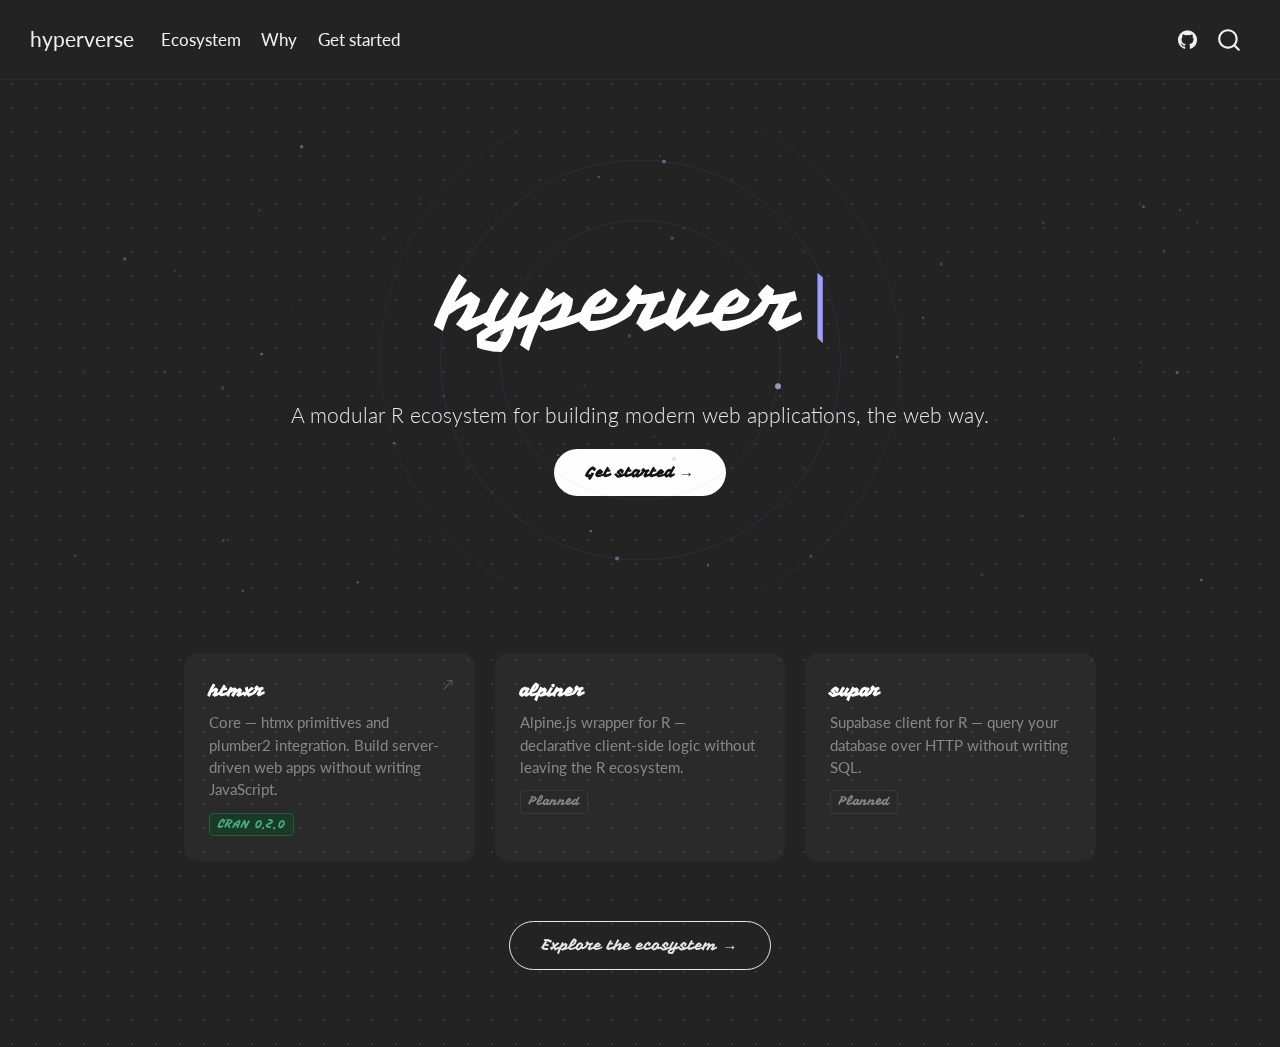
<file: index.html>
<!DOCTYPE html>
<html xmlns="http://www.w3.org/1999/xhtml" lang="en" xml:lang="en"><head>

<meta charset="utf-8">
<meta name="generator" content="quarto-1.8.27">

<meta name="viewport" content="width=device-width, initial-scale=1.0, user-scalable=yes">


<title>hyperverse</title>
<style>
code{white-space: pre-wrap;}
span.smallcaps{font-variant: small-caps;}
div.columns{display: flex; gap: min(4vw, 1.5em);}
div.column{flex: auto; overflow-x: auto;}
div.hanging-indent{margin-left: 1.5em; text-indent: -1.5em;}
ul.task-list{list-style: none;}
ul.task-list li input[type="checkbox"] {
  width: 0.8em;
  margin: 0 0.8em 0.2em -1em; /* quarto-specific, see https://github.com/quarto-dev/quarto-cli/issues/4556 */ 
  vertical-align: middle;
}
</style>


<script src="site_libs/quarto-nav/quarto-nav.js"></script>
<script src="site_libs/quarto-nav/headroom.min.js"></script>
<script src="site_libs/clipboard/clipboard.min.js"></script>
<script src="site_libs/quarto-search/autocomplete.umd.js"></script>
<script src="site_libs/quarto-search/fuse.min.js"></script>
<script src="site_libs/quarto-search/quarto-search.js"></script>
<meta name="quarto:offset" content="./">
<link href="./assets/hyperverse.svg" rel="icon" type="image/svg+xml">
<script src="site_libs/quarto-html/quarto.js" type="module"></script>
<script src="site_libs/quarto-html/tabsets/tabsets.js" type="module"></script>
<script src="site_libs/quarto-html/axe/axe-check.js" type="module"></script>
<script src="site_libs/quarto-html/popper.min.js"></script>
<script src="site_libs/quarto-html/tippy.umd.min.js"></script>
<script src="site_libs/quarto-html/anchor.min.js"></script>
<link href="site_libs/quarto-html/tippy.css" rel="stylesheet">
<link href="site_libs/quarto-html/quarto-syntax-highlighting-dark-2ff81c2e5dfd9e56c4f590b9591e1eb8.css" rel="stylesheet" id="quarto-text-highlighting-styles">
<script src="site_libs/bootstrap/bootstrap.min.js"></script>
<link href="site_libs/bootstrap/bootstrap-icons.css" rel="stylesheet">
<link href="site_libs/bootstrap/bootstrap-9bc470b0af332c4d121cd5f640fae529.min.css" rel="stylesheet" append-hash="true" id="quarto-bootstrap" data-mode="dark">
<script id="quarto-search-options" type="application/json">{
  "location": "navbar",
  "copy-button": false,
  "collapse-after": 3,
  "panel-placement": "end",
  "type": "overlay",
  "limit": 50,
  "keyboard-shortcut": [
    "f",
    "/",
    "s"
  ],
  "show-item-context": false,
  "language": {
    "search-no-results-text": "No results",
    "search-matching-documents-text": "matching documents",
    "search-copy-link-title": "Copy link to search",
    "search-hide-matches-text": "Hide additional matches",
    "search-more-match-text": "more match in this document",
    "search-more-matches-text": "more matches in this document",
    "search-clear-button-title": "Clear",
    "search-text-placeholder": "",
    "search-detached-cancel-button-title": "Cancel",
    "search-submit-button-title": "Submit",
    "search-label": "Search"
  }
}</script>


</head>

<body class="nav-fixed quarto-light">

<div id="quarto-search-results"></div>
  <header id="quarto-header" class="headroom fixed-top">
    <nav class="navbar navbar-expand-lg " data-bs-theme="dark">
      <div class="navbar-container container-fluid">
      <div class="navbar-brand-container mx-auto">
    <a class="navbar-brand" href="./index.html">
    <span class="navbar-title">hyperverse</span>
    </a>
  </div>
            <div id="quarto-search" class="" title="Search"></div>
          <button class="navbar-toggler" type="button" data-bs-toggle="collapse" data-bs-target="#navbarCollapse" aria-controls="navbarCollapse" role="menu" aria-expanded="false" aria-label="Toggle navigation" onclick="if (window.quartoToggleHeadroom) { window.quartoToggleHeadroom(); }">
  <span class="navbar-toggler-icon"></span>
</button>
          <div class="collapse navbar-collapse" id="navbarCollapse">
            <ul class="navbar-nav navbar-nav-scroll me-auto">
  <li class="nav-item">
    <a class="nav-link" href="./ecosystem.html"> 
<span class="menu-text">Ecosystem</span></a>
  </li>  
  <li class="nav-item">
    <a class="nav-link" href="./why.html"> 
<span class="menu-text">Why</span></a>
  </li>  
  <li class="nav-item">
    <a class="nav-link" href="./getting-started.html"> 
<span class="menu-text">Get started</span></a>
  </li>  
</ul>
            <ul class="navbar-nav navbar-nav-scroll ms-auto">
  <li class="nav-item compact">
    <a class="nav-link" href="https://github.com/hyperverse-r"> <i class="bi bi-github" role="img" aria-label="GitHub">
</i> 
<span class="menu-text"></span></a>
  </li>  
</ul>
          </div> <!-- /navcollapse -->
            <div class="quarto-navbar-tools">
</div>
      </div> <!-- /container-fluid -->
    </nav>
</header>
<!-- content -->
<div id="quarto-content" class="quarto-container page-columns page-rows-contents page-layout-full page-navbar">
<!-- sidebar -->
<!-- margin-sidebar -->
    
<!-- main -->
<main class="content column-page" id="quarto-document-content"><header id="title-block-header" class="quarto-title-block"></header>




<div class="hero">
<canvas id="hero-canvas"></canvas>
<div class="hero-title">
<p><span id="typewriter-text">hyperverse</span></p>
</div>
<div class="lead">
<p>A modular R ecosystem for building modern web applications, the web way.</p>
</div>
<p><a href="./docs.html" class="btn-cta">Get started →</a></p>
</div>
<div class="cell">
<div class="cell-output-display">
<div class="packages-grid"><a href="https://hyperverse-r.github.io/htmxr/" class="package-card" target="_blank" rel="noopener">
    <span class="card-arrow">↗</span>
    <div class="package-name">htmxr</div>
    <div class="package-desc">Core — htmx primitives and plumber2 integration. Build server-driven web apps without writing JavaScript.</div>
    <span class="package-badge badge-cran">CRAN 0.2.0</span>
  </a>
<div class="package-card">
    
    <div class="package-name">alpiner</div>
    <div class="package-desc">Alpine.js wrapper for R — declarative client-side logic without leaving the R ecosystem.</div>
    <span class="package-badge badge-planned">Planned</span>
  </div>
<div class="package-card">
    
    <div class="package-name">supar</div>
    <div class="package-desc">Supabase client for R — query your database over HTTP without writing SQL.</div>
    <span class="package-badge badge-planned">Planned</span>
  </div></div><div style="text-align:center; margin-top: 2rem;">
    <a href="ecosystem.html" class="btn-explore">Explore the ecosystem →</a>
  </div>
</div>
</div>
<script>
document.addEventListener("DOMContentLoaded", function () {

  /* --- Typewriter --- */
  const text = "hyperverse";
  const el = document.getElementById("typewriter-text");
  el.textContent = "";
  let i = 0;
  const type = () => {
    if (i < text.length) { el.textContent += text[i++]; setTimeout(type, 80); }
    else el.classList.add("done");
  };
  setTimeout(type, 300);

  /* --- Canvas --- */
  const canvas = document.getElementById("hero-canvas");
  const ctx    = canvas.getContext("2d");

  function resize() {
    canvas.width  = canvas.offsetWidth;
    canvas.height = canvas.offsetHeight;
  }
  resize();
  window.addEventListener("resize", resize);

  const cx = () => canvas.width  / 2;
  const cy = () => canvas.height / 2;

  /* Floating particles */
  const particles = Array.from({ length: 60 }, () => ({
    x: Math.random() * window.innerWidth,
    y: Math.random() * 500,
    r: Math.random() * 1.5 + 0.5,
    speed: Math.random() * 0.3 + 0.1,
    opacity: Math.random() * 0.4 + 0.1,
  }));

  /* Orbiting dots */
  const orbits = [
    { radius: 140, speed: 0.004,  angle: 0,              dotR: 3,   opacity: 0.7  },
    { radius: 140, speed: 0.004,  angle: Math.PI,        dotR: 3,   opacity: 0.7  },
    { radius: 200, speed: 0.0025, angle: Math.PI / 2,    dotR: 2,   opacity: 0.4  },
    { radius: 200, speed: 0.0025, angle: Math.PI * 1.5,  dotR: 2,   opacity: 0.4  },
    { radius: 260, speed: 0.0015, angle: Math.PI / 4,    dotR: 1.5, opacity: 0.25 },
  ];

  function draw() {
    ctx.clearRect(0, 0, canvas.width, canvas.height);

    /* Particles */
    particles.forEach(p => {
      p.y -= p.speed;
      if (p.y < -4) { p.y = canvas.height + 4; p.x = Math.random() * canvas.width; }
      ctx.beginPath();
      ctx.arc(p.x, p.y, p.r, 0, Math.PI * 2);
      ctx.fillStyle = `rgba(180, 180, 255, ${p.opacity})`;
      ctx.fill();
    });

    /* Orbit trails */
    orbits.forEach(o => {
      ctx.beginPath();
      ctx.arc(cx(), cy(), o.radius, 0, Math.PI * 2);
      ctx.strokeStyle = `rgba(160, 160, 255, 0.06)`;
      ctx.lineWidth = 1;
      ctx.stroke();
    });

    /* Orbiting dots */
    orbits.forEach(o => {
      o.angle += o.speed;
      const x = cx() + Math.cos(o.angle) * o.radius;
      const y = cy() + Math.sin(o.angle) * o.radius;
      ctx.beginPath();
      ctx.arc(x, y, o.dotR, 0, Math.PI * 2);
      ctx.fillStyle = `rgba(200, 200, 255, ${o.opacity})`;
      ctx.fill();
    });

    requestAnimationFrame(draw);
  }

  draw();
});
</script>



</main> <!-- /main -->
<script id="quarto-html-after-body" type="application/javascript">
  window.document.addEventListener("DOMContentLoaded", function (event) {
    const icon = "";
    const anchorJS = new window.AnchorJS();
    anchorJS.options = {
      placement: 'right',
      icon: icon
    };
    anchorJS.add('.anchored');
    const isCodeAnnotation = (el) => {
      for (const clz of el.classList) {
        if (clz.startsWith('code-annotation-')) {                     
          return true;
        }
      }
      return false;
    }
    const onCopySuccess = function(e) {
      // button target
      const button = e.trigger;
      // don't keep focus
      button.blur();
      // flash "checked"
      button.classList.add('code-copy-button-checked');
      var currentTitle = button.getAttribute("title");
      button.setAttribute("title", "Copied!");
      let tooltip;
      if (window.bootstrap) {
        button.setAttribute("data-bs-toggle", "tooltip");
        button.setAttribute("data-bs-placement", "left");
        button.setAttribute("data-bs-title", "Copied!");
        tooltip = new bootstrap.Tooltip(button, 
          { trigger: "manual", 
            customClass: "code-copy-button-tooltip",
            offset: [0, -8]});
        tooltip.show();    
      }
      setTimeout(function() {
        if (tooltip) {
          tooltip.hide();
          button.removeAttribute("data-bs-title");
          button.removeAttribute("data-bs-toggle");
          button.removeAttribute("data-bs-placement");
        }
        button.setAttribute("title", currentTitle);
        button.classList.remove('code-copy-button-checked');
      }, 1000);
      // clear code selection
      e.clearSelection();
    }
    const getTextToCopy = function(trigger) {
      const outerScaffold = trigger.parentElement.cloneNode(true);
      const codeEl = outerScaffold.querySelector('code');
      for (const childEl of codeEl.children) {
        if (isCodeAnnotation(childEl)) {
          childEl.remove();
        }
      }
      return codeEl.innerText;
    }
    const clipboard = new window.ClipboardJS('.code-copy-button:not([data-in-quarto-modal])', {
      text: getTextToCopy
    });
    clipboard.on('success', onCopySuccess);
    if (window.document.getElementById('quarto-embedded-source-code-modal')) {
      const clipboardModal = new window.ClipboardJS('.code-copy-button[data-in-quarto-modal]', {
        text: getTextToCopy,
        container: window.document.getElementById('quarto-embedded-source-code-modal')
      });
      clipboardModal.on('success', onCopySuccess);
    }
      var localhostRegex = new RegExp(/^(?:http|https):\/\/localhost\:?[0-9]*\//);
      var mailtoRegex = new RegExp(/^mailto:/);
        var filterRegex = new RegExp("https:\/\/hyperverse\.world");
      var isInternal = (href) => {
          return filterRegex.test(href) || localhostRegex.test(href) || mailtoRegex.test(href);
      }
      // Inspect non-navigation links and adorn them if external
     var links = window.document.querySelectorAll('a[href]:not(.nav-link):not(.navbar-brand):not(.toc-action):not(.sidebar-link):not(.sidebar-item-toggle):not(.pagination-link):not(.no-external):not([aria-hidden]):not(.dropdown-item):not(.quarto-navigation-tool):not(.about-link)');
      for (var i=0; i<links.length; i++) {
        const link = links[i];
        if (!isInternal(link.href)) {
          // undo the damage that might have been done by quarto-nav.js in the case of
          // links that we want to consider external
          if (link.dataset.originalHref !== undefined) {
            link.href = link.dataset.originalHref;
          }
        }
      }
    function tippyHover(el, contentFn, onTriggerFn, onUntriggerFn) {
      const config = {
        allowHTML: true,
        maxWidth: 500,
        delay: 100,
        arrow: false,
        appendTo: function(el) {
            return el.parentElement;
        },
        interactive: true,
        interactiveBorder: 10,
        theme: 'quarto',
        placement: 'bottom-start',
      };
      if (contentFn) {
        config.content = contentFn;
      }
      if (onTriggerFn) {
        config.onTrigger = onTriggerFn;
      }
      if (onUntriggerFn) {
        config.onUntrigger = onUntriggerFn;
      }
      window.tippy(el, config); 
    }
    const noterefs = window.document.querySelectorAll('a[role="doc-noteref"]');
    for (var i=0; i<noterefs.length; i++) {
      const ref = noterefs[i];
      tippyHover(ref, function() {
        // use id or data attribute instead here
        let href = ref.getAttribute('data-footnote-href') || ref.getAttribute('href');
        try { href = new URL(href).hash; } catch {}
        const id = href.replace(/^#\/?/, "");
        const note = window.document.getElementById(id);
        if (note) {
          return note.innerHTML;
        } else {
          return "";
        }
      });
    }
    const xrefs = window.document.querySelectorAll('a.quarto-xref');
    const processXRef = (id, note) => {
      // Strip column container classes
      const stripColumnClz = (el) => {
        el.classList.remove("page-full", "page-columns");
        if (el.children) {
          for (const child of el.children) {
            stripColumnClz(child);
          }
        }
      }
      stripColumnClz(note)
      if (id === null || id.startsWith('sec-')) {
        // Special case sections, only their first couple elements
        const container = document.createElement("div");
        if (note.children && note.children.length > 2) {
          container.appendChild(note.children[0].cloneNode(true));
          for (let i = 1; i < note.children.length; i++) {
            const child = note.children[i];
            if (child.tagName === "P" && child.innerText === "") {
              continue;
            } else {
              container.appendChild(child.cloneNode(true));
              break;
            }
          }
          if (window.Quarto?.typesetMath) {
            window.Quarto.typesetMath(container);
          }
          return container.innerHTML
        } else {
          if (window.Quarto?.typesetMath) {
            window.Quarto.typesetMath(note);
          }
          return note.innerHTML;
        }
      } else {
        // Remove any anchor links if they are present
        const anchorLink = note.querySelector('a.anchorjs-link');
        if (anchorLink) {
          anchorLink.remove();
        }
        if (window.Quarto?.typesetMath) {
          window.Quarto.typesetMath(note);
        }
        if (note.classList.contains("callout")) {
          return note.outerHTML;
        } else {
          return note.innerHTML;
        }
      }
    }
    for (var i=0; i<xrefs.length; i++) {
      const xref = xrefs[i];
      tippyHover(xref, undefined, function(instance) {
        instance.disable();
        let url = xref.getAttribute('href');
        let hash = undefined; 
        if (url.startsWith('#')) {
          hash = url;
        } else {
          try { hash = new URL(url).hash; } catch {}
        }
        if (hash) {
          const id = hash.replace(/^#\/?/, "");
          const note = window.document.getElementById(id);
          if (note !== null) {
            try {
              const html = processXRef(id, note.cloneNode(true));
              instance.setContent(html);
            } finally {
              instance.enable();
              instance.show();
            }
          } else {
            // See if we can fetch this
            fetch(url.split('#')[0])
            .then(res => res.text())
            .then(html => {
              const parser = new DOMParser();
              const htmlDoc = parser.parseFromString(html, "text/html");
              const note = htmlDoc.getElementById(id);
              if (note !== null) {
                const html = processXRef(id, note);
                instance.setContent(html);
              } 
            }).finally(() => {
              instance.enable();
              instance.show();
            });
          }
        } else {
          // See if we can fetch a full url (with no hash to target)
          // This is a special case and we should probably do some content thinning / targeting
          fetch(url)
          .then(res => res.text())
          .then(html => {
            const parser = new DOMParser();
            const htmlDoc = parser.parseFromString(html, "text/html");
            const note = htmlDoc.querySelector('main.content');
            if (note !== null) {
              // This should only happen for chapter cross references
              // (since there is no id in the URL)
              // remove the first header
              if (note.children.length > 0 && note.children[0].tagName === "HEADER") {
                note.children[0].remove();
              }
              const html = processXRef(null, note);
              instance.setContent(html);
            } 
          }).finally(() => {
            instance.enable();
            instance.show();
          });
        }
      }, function(instance) {
      });
    }
        let selectedAnnoteEl;
        const selectorForAnnotation = ( cell, annotation) => {
          let cellAttr = 'data-code-cell="' + cell + '"';
          let lineAttr = 'data-code-annotation="' +  annotation + '"';
          const selector = 'span[' + cellAttr + '][' + lineAttr + ']';
          return selector;
        }
        const selectCodeLines = (annoteEl) => {
          const doc = window.document;
          const targetCell = annoteEl.getAttribute("data-target-cell");
          const targetAnnotation = annoteEl.getAttribute("data-target-annotation");
          const annoteSpan = window.document.querySelector(selectorForAnnotation(targetCell, targetAnnotation));
          const lines = annoteSpan.getAttribute("data-code-lines").split(",");
          const lineIds = lines.map((line) => {
            return targetCell + "-" + line;
          })
          let top = null;
          let height = null;
          let parent = null;
          if (lineIds.length > 0) {
              //compute the position of the single el (top and bottom and make a div)
              const el = window.document.getElementById(lineIds[0]);
              top = el.offsetTop;
              height = el.offsetHeight;
              parent = el.parentElement.parentElement;
            if (lineIds.length > 1) {
              const lastEl = window.document.getElementById(lineIds[lineIds.length - 1]);
              const bottom = lastEl.offsetTop + lastEl.offsetHeight;
              height = bottom - top;
            }
            if (top !== null && height !== null && parent !== null) {
              // cook up a div (if necessary) and position it 
              let div = window.document.getElementById("code-annotation-line-highlight");
              if (div === null) {
                div = window.document.createElement("div");
                div.setAttribute("id", "code-annotation-line-highlight");
                div.style.position = 'absolute';
                parent.appendChild(div);
              }
              div.style.top = top - 2 + "px";
              div.style.height = height + 4 + "px";
              div.style.left = 0;
              let gutterDiv = window.document.getElementById("code-annotation-line-highlight-gutter");
              if (gutterDiv === null) {
                gutterDiv = window.document.createElement("div");
                gutterDiv.setAttribute("id", "code-annotation-line-highlight-gutter");
                gutterDiv.style.position = 'absolute';
                const codeCell = window.document.getElementById(targetCell);
                const gutter = codeCell.querySelector('.code-annotation-gutter');
                gutter.appendChild(gutterDiv);
              }
              gutterDiv.style.top = top - 2 + "px";
              gutterDiv.style.height = height + 4 + "px";
            }
            selectedAnnoteEl = annoteEl;
          }
        };
        const unselectCodeLines = () => {
          const elementsIds = ["code-annotation-line-highlight", "code-annotation-line-highlight-gutter"];
          elementsIds.forEach((elId) => {
            const div = window.document.getElementById(elId);
            if (div) {
              div.remove();
            }
          });
          selectedAnnoteEl = undefined;
        };
          // Handle positioning of the toggle
      window.addEventListener(
        "resize",
        throttle(() => {
          elRect = undefined;
          if (selectedAnnoteEl) {
            selectCodeLines(selectedAnnoteEl);
          }
        }, 10)
      );
      function throttle(fn, ms) {
      let throttle = false;
      let timer;
        return (...args) => {
          if(!throttle) { // first call gets through
              fn.apply(this, args);
              throttle = true;
          } else { // all the others get throttled
              if(timer) clearTimeout(timer); // cancel #2
              timer = setTimeout(() => {
                fn.apply(this, args);
                timer = throttle = false;
              }, ms);
          }
        };
      }
        // Attach click handler to the DT
        const annoteDls = window.document.querySelectorAll('dt[data-target-cell]');
        for (const annoteDlNode of annoteDls) {
          annoteDlNode.addEventListener('click', (event) => {
            const clickedEl = event.target;
            if (clickedEl !== selectedAnnoteEl) {
              unselectCodeLines();
              const activeEl = window.document.querySelector('dt[data-target-cell].code-annotation-active');
              if (activeEl) {
                activeEl.classList.remove('code-annotation-active');
              }
              selectCodeLines(clickedEl);
              clickedEl.classList.add('code-annotation-active');
            } else {
              // Unselect the line
              unselectCodeLines();
              clickedEl.classList.remove('code-annotation-active');
            }
          });
        }
    const findCites = (el) => {
      const parentEl = el.parentElement;
      if (parentEl) {
        const cites = parentEl.dataset.cites;
        if (cites) {
          return {
            el,
            cites: cites.split(' ')
          };
        } else {
          return findCites(el.parentElement)
        }
      } else {
        return undefined;
      }
    };
    var bibliorefs = window.document.querySelectorAll('a[role="doc-biblioref"]');
    for (var i=0; i<bibliorefs.length; i++) {
      const ref = bibliorefs[i];
      const citeInfo = findCites(ref);
      if (citeInfo) {
        tippyHover(citeInfo.el, function() {
          var popup = window.document.createElement('div');
          citeInfo.cites.forEach(function(cite) {
            var citeDiv = window.document.createElement('div');
            citeDiv.classList.add('hanging-indent');
            citeDiv.classList.add('csl-entry');
            var biblioDiv = window.document.getElementById('ref-' + cite);
            if (biblioDiv) {
              citeDiv.innerHTML = biblioDiv.innerHTML;
            }
            popup.appendChild(citeDiv);
          });
          return popup.innerHTML;
        });
      }
    }
  });
  </script>
</div> <!-- /content -->




</body></html>
</file>
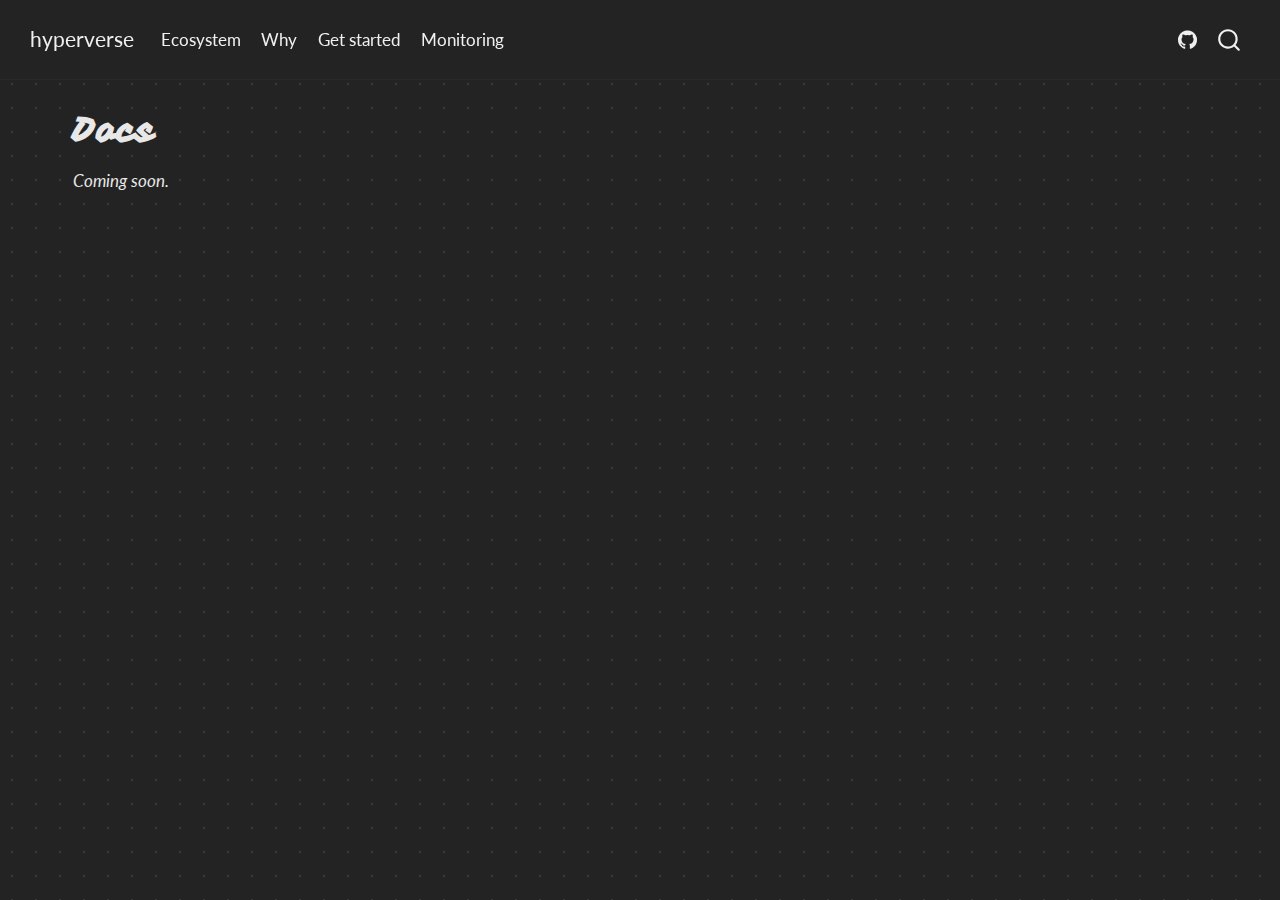
<file: docs.html>
<!DOCTYPE html>
<html xmlns="http://www.w3.org/1999/xhtml" lang="en" xml:lang="en"><head>

<meta charset="utf-8">
<meta name="generator" content="quarto-1.8.27">

<meta name="viewport" content="width=device-width, initial-scale=1.0, user-scalable=yes">


<title>Docs – hyperverse</title>
<style>
code{white-space: pre-wrap;}
span.smallcaps{font-variant: small-caps;}
div.columns{display: flex; gap: min(4vw, 1.5em);}
div.column{flex: auto; overflow-x: auto;}
div.hanging-indent{margin-left: 1.5em; text-indent: -1.5em;}
ul.task-list{list-style: none;}
ul.task-list li input[type="checkbox"] {
  width: 0.8em;
  margin: 0 0.8em 0.2em -1em; /* quarto-specific, see https://github.com/quarto-dev/quarto-cli/issues/4556 */ 
  vertical-align: middle;
}
</style>


<script src="site_libs/quarto-nav/quarto-nav.js"></script>
<script src="site_libs/quarto-nav/headroom.min.js"></script>
<script src="site_libs/clipboard/clipboard.min.js"></script>
<script src="site_libs/quarto-search/autocomplete.umd.js"></script>
<script src="site_libs/quarto-search/fuse.min.js"></script>
<script src="site_libs/quarto-search/quarto-search.js"></script>
<meta name="quarto:offset" content="./">
<link href="./assets/hyperverse.svg" rel="icon" type="image/svg+xml">
<script src="site_libs/quarto-html/quarto.js" type="module"></script>
<script src="site_libs/quarto-html/tabsets/tabsets.js" type="module"></script>
<script src="site_libs/quarto-html/axe/axe-check.js" type="module"></script>
<script src="site_libs/quarto-html/popper.min.js"></script>
<script src="site_libs/quarto-html/tippy.umd.min.js"></script>
<script src="site_libs/quarto-html/anchor.min.js"></script>
<link href="site_libs/quarto-html/tippy.css" rel="stylesheet">
<link href="site_libs/quarto-html/quarto-syntax-highlighting-dark-2ff81c2e5dfd9e56c4f590b9591e1eb8.css" rel="stylesheet" id="quarto-text-highlighting-styles">
<script src="site_libs/bootstrap/bootstrap.min.js"></script>
<link href="site_libs/bootstrap/bootstrap-icons.css" rel="stylesheet">
<link href="site_libs/bootstrap/bootstrap-9bc470b0af332c4d121cd5f640fae529.min.css" rel="stylesheet" append-hash="true" id="quarto-bootstrap" data-mode="dark">
<script id="quarto-search-options" type="application/json">{
  "location": "navbar",
  "copy-button": false,
  "collapse-after": 3,
  "panel-placement": "end",
  "type": "overlay",
  "limit": 50,
  "keyboard-shortcut": [
    "f",
    "/",
    "s"
  ],
  "show-item-context": false,
  "language": {
    "search-no-results-text": "No results",
    "search-matching-documents-text": "matching documents",
    "search-copy-link-title": "Copy link to search",
    "search-hide-matches-text": "Hide additional matches",
    "search-more-match-text": "more match in this document",
    "search-more-matches-text": "more matches in this document",
    "search-clear-button-title": "Clear",
    "search-text-placeholder": "",
    "search-detached-cancel-button-title": "Cancel",
    "search-submit-button-title": "Submit",
    "search-label": "Search"
  }
}</script>


</head>

<body class="nav-fixed quarto-light">

<div id="quarto-search-results"></div>
  <header id="quarto-header" class="headroom fixed-top">
    <nav class="navbar navbar-expand-lg " data-bs-theme="dark">
      <div class="navbar-container container-fluid">
      <div class="navbar-brand-container mx-auto">
    <a class="navbar-brand" href="./index.html">
    <span class="navbar-title">hyperverse</span>
    </a>
  </div>
            <div id="quarto-search" class="" title="Search"></div>
          <button class="navbar-toggler" type="button" data-bs-toggle="collapse" data-bs-target="#navbarCollapse" aria-controls="navbarCollapse" role="menu" aria-expanded="false" aria-label="Toggle navigation" onclick="if (window.quartoToggleHeadroom) { window.quartoToggleHeadroom(); }">
  <span class="navbar-toggler-icon"></span>
</button>
          <div class="collapse navbar-collapse" id="navbarCollapse">
            <ul class="navbar-nav navbar-nav-scroll me-auto">
  <li class="nav-item">
    <a class="nav-link" href="./ecosystem.html"> 
<span class="menu-text">Ecosystem</span></a>
  </li>  
  <li class="nav-item">
    <a class="nav-link" href="./why.html"> 
<span class="menu-text">Why</span></a>
  </li>  
  <li class="nav-item">
    <a class="nav-link" href="./getting-started.html"> 
<span class="menu-text">Get started</span></a>
  </li>  
  <li class="nav-item">
    <a class="nav-link" href="./glitchtipr.html"> 
<span class="menu-text">Monitoring</span></a>
  </li>  
</ul>
            <ul class="navbar-nav navbar-nav-scroll ms-auto">
  <li class="nav-item compact">
    <a class="nav-link" href="https://github.com/hyperverse-r"> <i class="bi bi-github" role="img" aria-label="GitHub">
</i> 
<span class="menu-text"></span></a>
  </li>  
</ul>
          </div> <!-- /navcollapse -->
            <div class="quarto-navbar-tools">
</div>
      </div> <!-- /container-fluid -->
    </nav>
</header>
<!-- content -->
<div id="quarto-content" class="quarto-container page-columns page-rows-contents page-layout-full page-navbar">
<!-- sidebar -->
<!-- margin-sidebar -->
    
<!-- main -->
<main class="content column-page" id="quarto-document-content">

<header id="title-block-header" class="quarto-title-block default">
<div class="quarto-title">
<h1 class="title">Docs</h1>
</div>



<div class="quarto-title-meta column-page">

    
  
    
  </div>
  


</header>


<p><em>Coming soon.</em></p>



</main> <!-- /main -->
<script id="quarto-html-after-body" type="application/javascript">
  window.document.addEventListener("DOMContentLoaded", function (event) {
    const icon = "";
    const anchorJS = new window.AnchorJS();
    anchorJS.options = {
      placement: 'right',
      icon: icon
    };
    anchorJS.add('.anchored');
    const isCodeAnnotation = (el) => {
      for (const clz of el.classList) {
        if (clz.startsWith('code-annotation-')) {                     
          return true;
        }
      }
      return false;
    }
    const onCopySuccess = function(e) {
      // button target
      const button = e.trigger;
      // don't keep focus
      button.blur();
      // flash "checked"
      button.classList.add('code-copy-button-checked');
      var currentTitle = button.getAttribute("title");
      button.setAttribute("title", "Copied!");
      let tooltip;
      if (window.bootstrap) {
        button.setAttribute("data-bs-toggle", "tooltip");
        button.setAttribute("data-bs-placement", "left");
        button.setAttribute("data-bs-title", "Copied!");
        tooltip = new bootstrap.Tooltip(button, 
          { trigger: "manual", 
            customClass: "code-copy-button-tooltip",
            offset: [0, -8]});
        tooltip.show();    
      }
      setTimeout(function() {
        if (tooltip) {
          tooltip.hide();
          button.removeAttribute("data-bs-title");
          button.removeAttribute("data-bs-toggle");
          button.removeAttribute("data-bs-placement");
        }
        button.setAttribute("title", currentTitle);
        button.classList.remove('code-copy-button-checked');
      }, 1000);
      // clear code selection
      e.clearSelection();
    }
    const getTextToCopy = function(trigger) {
      const outerScaffold = trigger.parentElement.cloneNode(true);
      const codeEl = outerScaffold.querySelector('code');
      for (const childEl of codeEl.children) {
        if (isCodeAnnotation(childEl)) {
          childEl.remove();
        }
      }
      return codeEl.innerText;
    }
    const clipboard = new window.ClipboardJS('.code-copy-button:not([data-in-quarto-modal])', {
      text: getTextToCopy
    });
    clipboard.on('success', onCopySuccess);
    if (window.document.getElementById('quarto-embedded-source-code-modal')) {
      const clipboardModal = new window.ClipboardJS('.code-copy-button[data-in-quarto-modal]', {
        text: getTextToCopy,
        container: window.document.getElementById('quarto-embedded-source-code-modal')
      });
      clipboardModal.on('success', onCopySuccess);
    }
      var localhostRegex = new RegExp(/^(?:http|https):\/\/localhost\:?[0-9]*\//);
      var mailtoRegex = new RegExp(/^mailto:/);
        var filterRegex = new RegExp("https:\/\/hyperverse\.world");
      var isInternal = (href) => {
          return filterRegex.test(href) || localhostRegex.test(href) || mailtoRegex.test(href);
      }
      // Inspect non-navigation links and adorn them if external
     var links = window.document.querySelectorAll('a[href]:not(.nav-link):not(.navbar-brand):not(.toc-action):not(.sidebar-link):not(.sidebar-item-toggle):not(.pagination-link):not(.no-external):not([aria-hidden]):not(.dropdown-item):not(.quarto-navigation-tool):not(.about-link)');
      for (var i=0; i<links.length; i++) {
        const link = links[i];
        if (!isInternal(link.href)) {
          // undo the damage that might have been done by quarto-nav.js in the case of
          // links that we want to consider external
          if (link.dataset.originalHref !== undefined) {
            link.href = link.dataset.originalHref;
          }
        }
      }
    function tippyHover(el, contentFn, onTriggerFn, onUntriggerFn) {
      const config = {
        allowHTML: true,
        maxWidth: 500,
        delay: 100,
        arrow: false,
        appendTo: function(el) {
            return el.parentElement;
        },
        interactive: true,
        interactiveBorder: 10,
        theme: 'quarto',
        placement: 'bottom-start',
      };
      if (contentFn) {
        config.content = contentFn;
      }
      if (onTriggerFn) {
        config.onTrigger = onTriggerFn;
      }
      if (onUntriggerFn) {
        config.onUntrigger = onUntriggerFn;
      }
      window.tippy(el, config); 
    }
    const noterefs = window.document.querySelectorAll('a[role="doc-noteref"]');
    for (var i=0; i<noterefs.length; i++) {
      const ref = noterefs[i];
      tippyHover(ref, function() {
        // use id or data attribute instead here
        let href = ref.getAttribute('data-footnote-href') || ref.getAttribute('href');
        try { href = new URL(href).hash; } catch {}
        const id = href.replace(/^#\/?/, "");
        const note = window.document.getElementById(id);
        if (note) {
          return note.innerHTML;
        } else {
          return "";
        }
      });
    }
    const xrefs = window.document.querySelectorAll('a.quarto-xref');
    const processXRef = (id, note) => {
      // Strip column container classes
      const stripColumnClz = (el) => {
        el.classList.remove("page-full", "page-columns");
        if (el.children) {
          for (const child of el.children) {
            stripColumnClz(child);
          }
        }
      }
      stripColumnClz(note)
      if (id === null || id.startsWith('sec-')) {
        // Special case sections, only their first couple elements
        const container = document.createElement("div");
        if (note.children && note.children.length > 2) {
          container.appendChild(note.children[0].cloneNode(true));
          for (let i = 1; i < note.children.length; i++) {
            const child = note.children[i];
            if (child.tagName === "P" && child.innerText === "") {
              continue;
            } else {
              container.appendChild(child.cloneNode(true));
              break;
            }
          }
          if (window.Quarto?.typesetMath) {
            window.Quarto.typesetMath(container);
          }
          return container.innerHTML
        } else {
          if (window.Quarto?.typesetMath) {
            window.Quarto.typesetMath(note);
          }
          return note.innerHTML;
        }
      } else {
        // Remove any anchor links if they are present
        const anchorLink = note.querySelector('a.anchorjs-link');
        if (anchorLink) {
          anchorLink.remove();
        }
        if (window.Quarto?.typesetMath) {
          window.Quarto.typesetMath(note);
        }
        if (note.classList.contains("callout")) {
          return note.outerHTML;
        } else {
          return note.innerHTML;
        }
      }
    }
    for (var i=0; i<xrefs.length; i++) {
      const xref = xrefs[i];
      tippyHover(xref, undefined, function(instance) {
        instance.disable();
        let url = xref.getAttribute('href');
        let hash = undefined; 
        if (url.startsWith('#')) {
          hash = url;
        } else {
          try { hash = new URL(url).hash; } catch {}
        }
        if (hash) {
          const id = hash.replace(/^#\/?/, "");
          const note = window.document.getElementById(id);
          if (note !== null) {
            try {
              const html = processXRef(id, note.cloneNode(true));
              instance.setContent(html);
            } finally {
              instance.enable();
              instance.show();
            }
          } else {
            // See if we can fetch this
            fetch(url.split('#')[0])
            .then(res => res.text())
            .then(html => {
              const parser = new DOMParser();
              const htmlDoc = parser.parseFromString(html, "text/html");
              const note = htmlDoc.getElementById(id);
              if (note !== null) {
                const html = processXRef(id, note);
                instance.setContent(html);
              } 
            }).finally(() => {
              instance.enable();
              instance.show();
            });
          }
        } else {
          // See if we can fetch a full url (with no hash to target)
          // This is a special case and we should probably do some content thinning / targeting
          fetch(url)
          .then(res => res.text())
          .then(html => {
            const parser = new DOMParser();
            const htmlDoc = parser.parseFromString(html, "text/html");
            const note = htmlDoc.querySelector('main.content');
            if (note !== null) {
              // This should only happen for chapter cross references
              // (since there is no id in the URL)
              // remove the first header
              if (note.children.length > 0 && note.children[0].tagName === "HEADER") {
                note.children[0].remove();
              }
              const html = processXRef(null, note);
              instance.setContent(html);
            } 
          }).finally(() => {
            instance.enable();
            instance.show();
          });
        }
      }, function(instance) {
      });
    }
        let selectedAnnoteEl;
        const selectorForAnnotation = ( cell, annotation) => {
          let cellAttr = 'data-code-cell="' + cell + '"';
          let lineAttr = 'data-code-annotation="' +  annotation + '"';
          const selector = 'span[' + cellAttr + '][' + lineAttr + ']';
          return selector;
        }
        const selectCodeLines = (annoteEl) => {
          const doc = window.document;
          const targetCell = annoteEl.getAttribute("data-target-cell");
          const targetAnnotation = annoteEl.getAttribute("data-target-annotation");
          const annoteSpan = window.document.querySelector(selectorForAnnotation(targetCell, targetAnnotation));
          const lines = annoteSpan.getAttribute("data-code-lines").split(",");
          const lineIds = lines.map((line) => {
            return targetCell + "-" + line;
          })
          let top = null;
          let height = null;
          let parent = null;
          if (lineIds.length > 0) {
              //compute the position of the single el (top and bottom and make a div)
              const el = window.document.getElementById(lineIds[0]);
              top = el.offsetTop;
              height = el.offsetHeight;
              parent = el.parentElement.parentElement;
            if (lineIds.length > 1) {
              const lastEl = window.document.getElementById(lineIds[lineIds.length - 1]);
              const bottom = lastEl.offsetTop + lastEl.offsetHeight;
              height = bottom - top;
            }
            if (top !== null && height !== null && parent !== null) {
              // cook up a div (if necessary) and position it 
              let div = window.document.getElementById("code-annotation-line-highlight");
              if (div === null) {
                div = window.document.createElement("div");
                div.setAttribute("id", "code-annotation-line-highlight");
                div.style.position = 'absolute';
                parent.appendChild(div);
              }
              div.style.top = top - 2 + "px";
              div.style.height = height + 4 + "px";
              div.style.left = 0;
              let gutterDiv = window.document.getElementById("code-annotation-line-highlight-gutter");
              if (gutterDiv === null) {
                gutterDiv = window.document.createElement("div");
                gutterDiv.setAttribute("id", "code-annotation-line-highlight-gutter");
                gutterDiv.style.position = 'absolute';
                const codeCell = window.document.getElementById(targetCell);
                const gutter = codeCell.querySelector('.code-annotation-gutter');
                gutter.appendChild(gutterDiv);
              }
              gutterDiv.style.top = top - 2 + "px";
              gutterDiv.style.height = height + 4 + "px";
            }
            selectedAnnoteEl = annoteEl;
          }
        };
        const unselectCodeLines = () => {
          const elementsIds = ["code-annotation-line-highlight", "code-annotation-line-highlight-gutter"];
          elementsIds.forEach((elId) => {
            const div = window.document.getElementById(elId);
            if (div) {
              div.remove();
            }
          });
          selectedAnnoteEl = undefined;
        };
          // Handle positioning of the toggle
      window.addEventListener(
        "resize",
        throttle(() => {
          elRect = undefined;
          if (selectedAnnoteEl) {
            selectCodeLines(selectedAnnoteEl);
          }
        }, 10)
      );
      function throttle(fn, ms) {
      let throttle = false;
      let timer;
        return (...args) => {
          if(!throttle) { // first call gets through
              fn.apply(this, args);
              throttle = true;
          } else { // all the others get throttled
              if(timer) clearTimeout(timer); // cancel #2
              timer = setTimeout(() => {
                fn.apply(this, args);
                timer = throttle = false;
              }, ms);
          }
        };
      }
        // Attach click handler to the DT
        const annoteDls = window.document.querySelectorAll('dt[data-target-cell]');
        for (const annoteDlNode of annoteDls) {
          annoteDlNode.addEventListener('click', (event) => {
            const clickedEl = event.target;
            if (clickedEl !== selectedAnnoteEl) {
              unselectCodeLines();
              const activeEl = window.document.querySelector('dt[data-target-cell].code-annotation-active');
              if (activeEl) {
                activeEl.classList.remove('code-annotation-active');
              }
              selectCodeLines(clickedEl);
              clickedEl.classList.add('code-annotation-active');
            } else {
              // Unselect the line
              unselectCodeLines();
              clickedEl.classList.remove('code-annotation-active');
            }
          });
        }
    const findCites = (el) => {
      const parentEl = el.parentElement;
      if (parentEl) {
        const cites = parentEl.dataset.cites;
        if (cites) {
          return {
            el,
            cites: cites.split(' ')
          };
        } else {
          return findCites(el.parentElement)
        }
      } else {
        return undefined;
      }
    };
    var bibliorefs = window.document.querySelectorAll('a[role="doc-biblioref"]');
    for (var i=0; i<bibliorefs.length; i++) {
      const ref = bibliorefs[i];
      const citeInfo = findCites(ref);
      if (citeInfo) {
        tippyHover(citeInfo.el, function() {
          var popup = window.document.createElement('div');
          citeInfo.cites.forEach(function(cite) {
            var citeDiv = window.document.createElement('div');
            citeDiv.classList.add('hanging-indent');
            citeDiv.classList.add('csl-entry');
            var biblioDiv = window.document.getElementById('ref-' + cite);
            if (biblioDiv) {
              citeDiv.innerHTML = biblioDiv.innerHTML;
            }
            popup.appendChild(citeDiv);
          });
          return popup.innerHTML;
        });
      }
    }
  });
  </script>
</div> <!-- /content -->




</body></html>
</file>
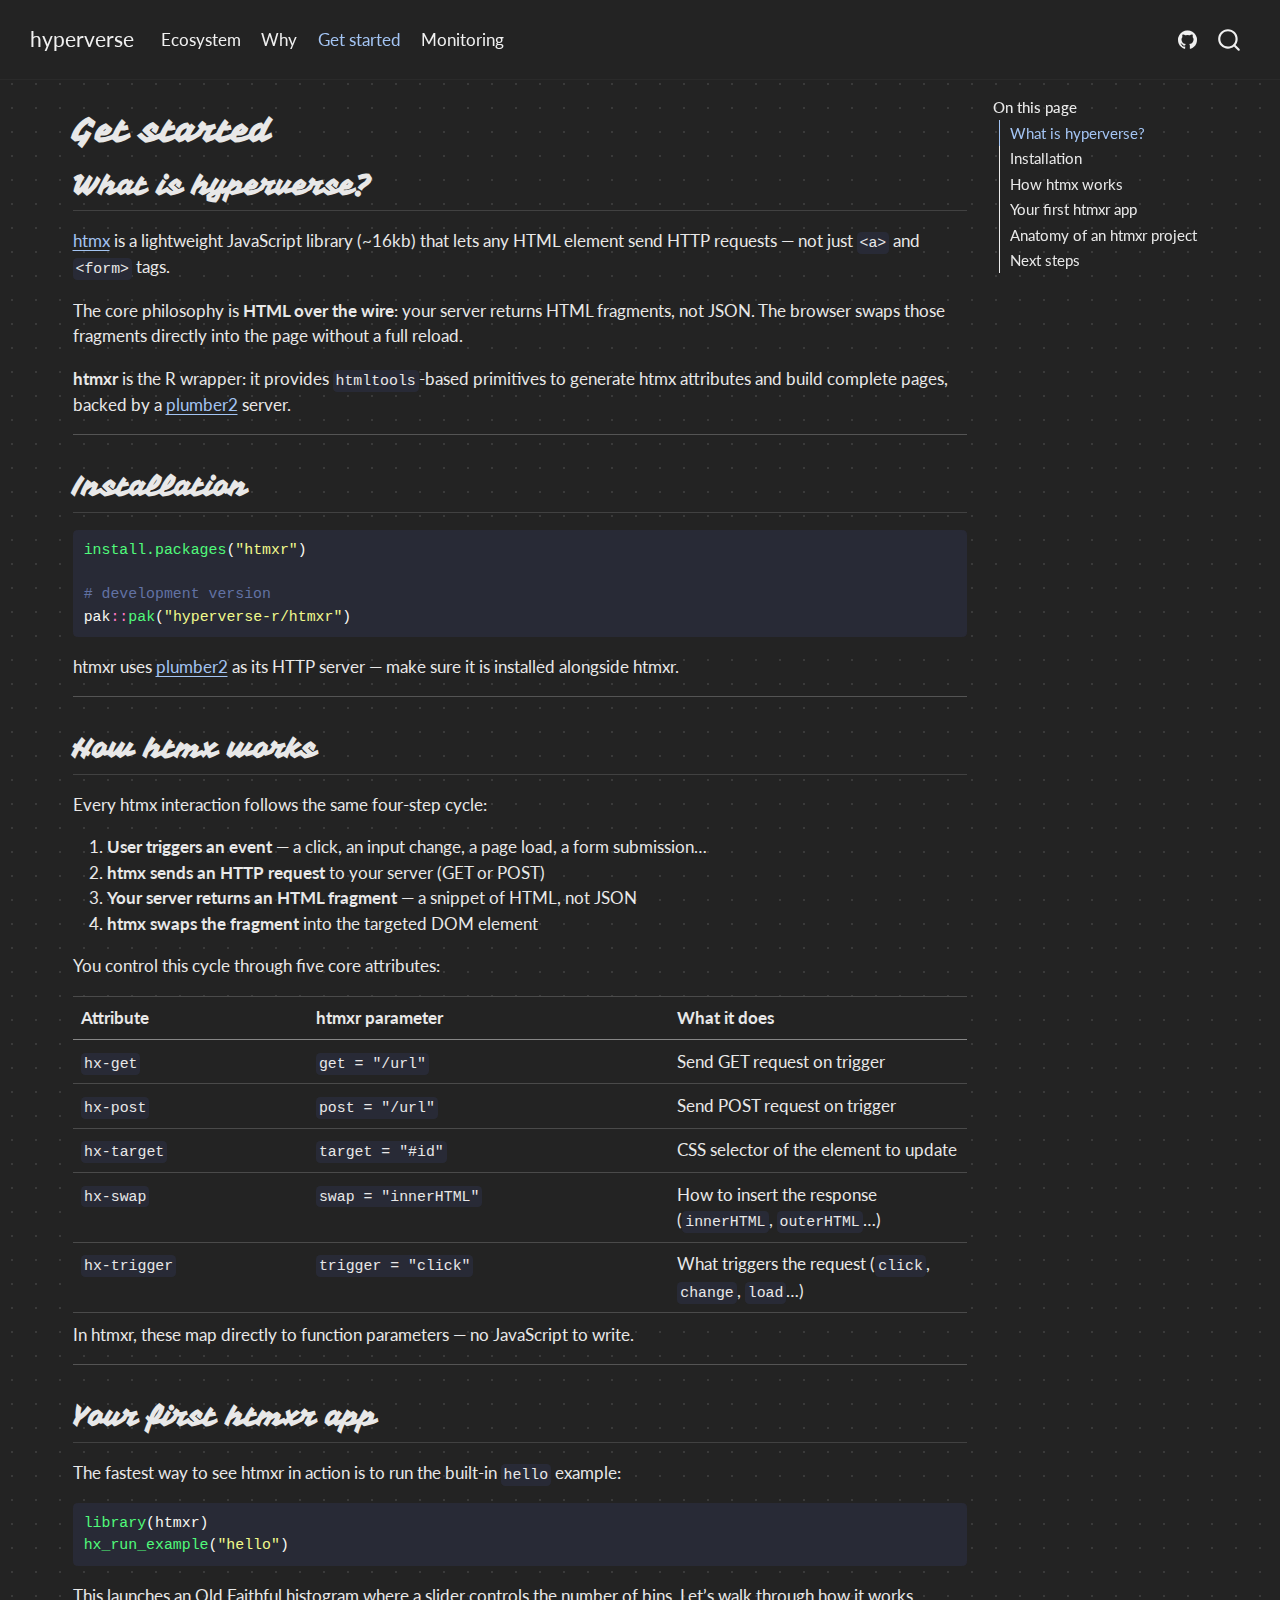
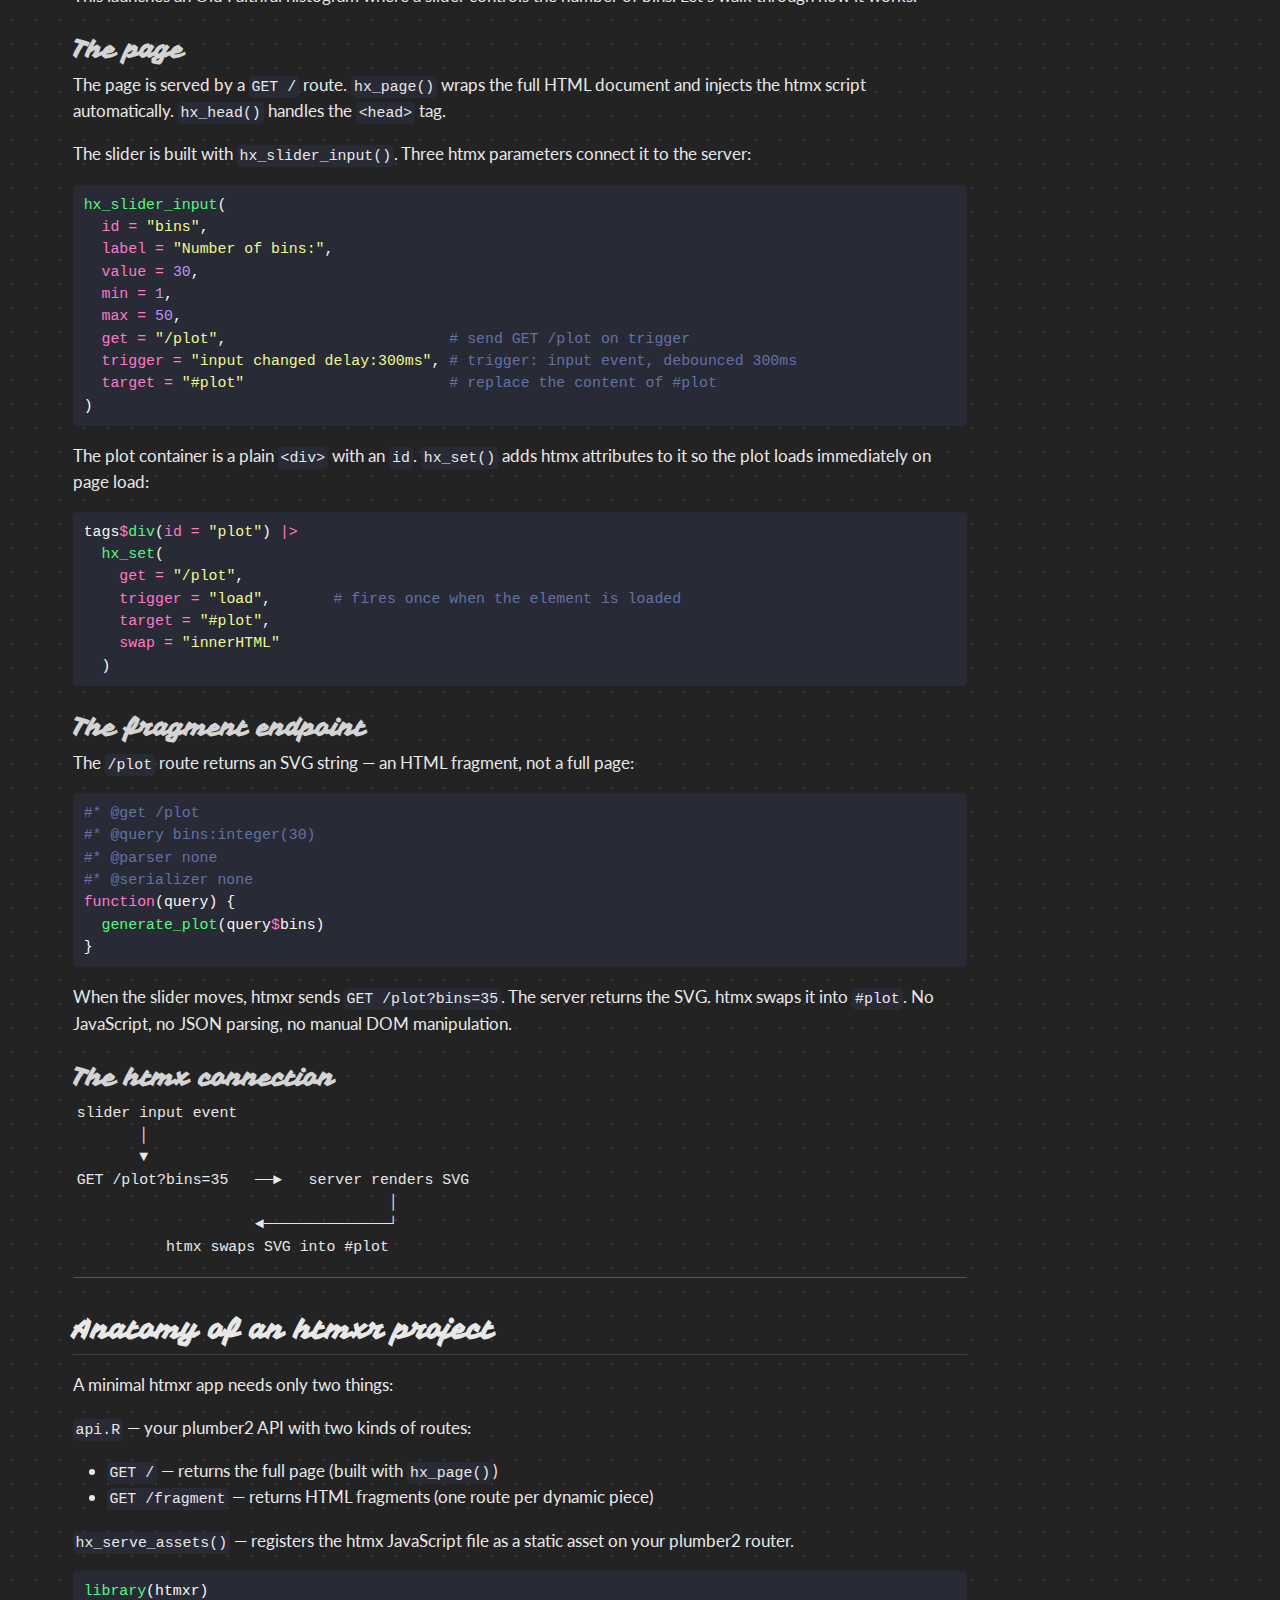
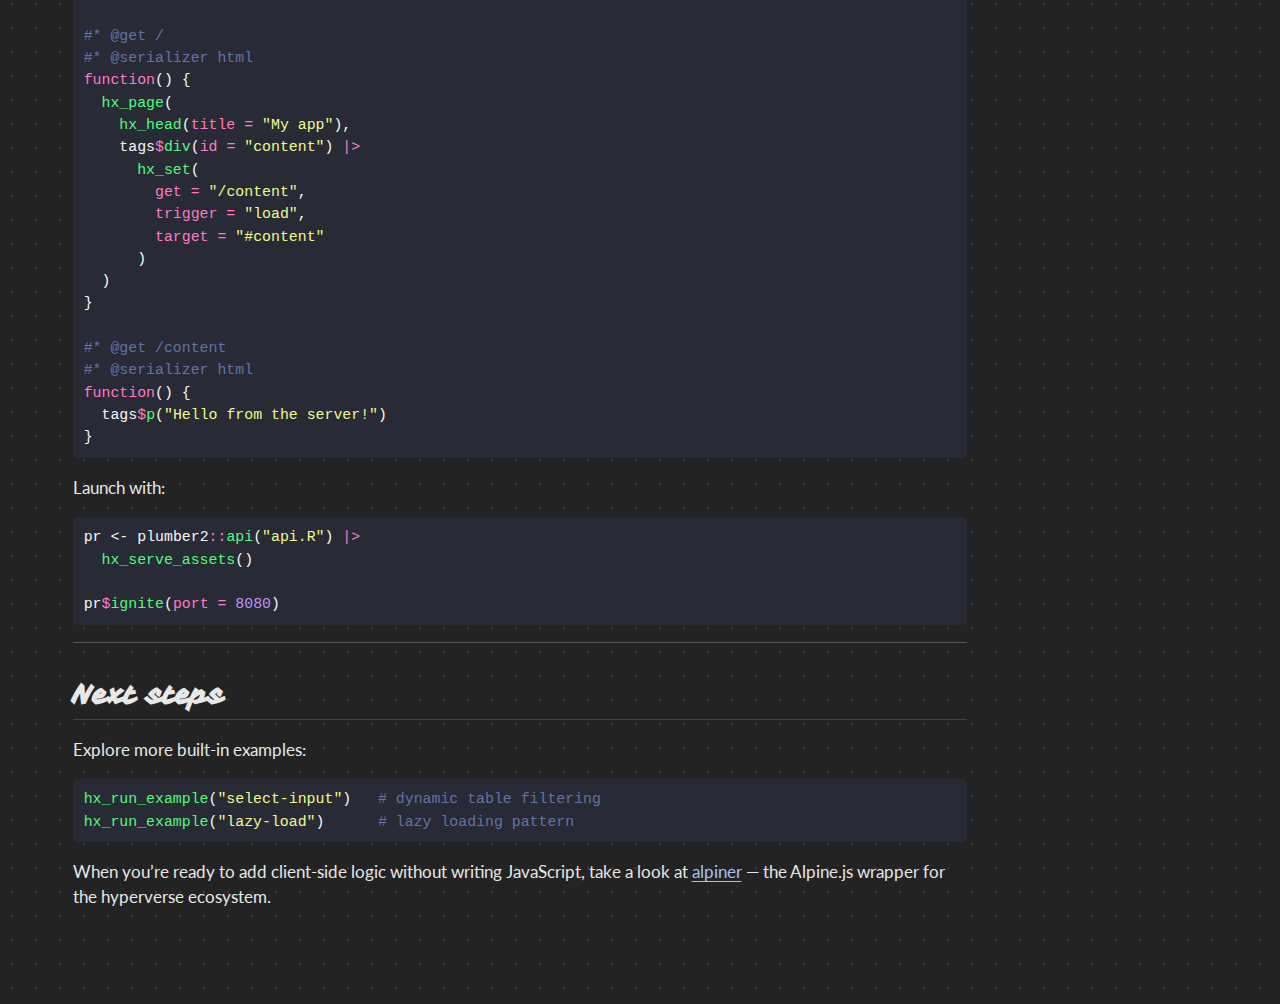
<file: getting-started.html>
<!DOCTYPE html>
<html xmlns="http://www.w3.org/1999/xhtml" lang="en" xml:lang="en"><head>

<meta charset="utf-8">
<meta name="generator" content="quarto-1.8.27">

<meta name="viewport" content="width=device-width, initial-scale=1.0, user-scalable=yes">


<title>Get started – hyperverse</title>
<style>
code{white-space: pre-wrap;}
span.smallcaps{font-variant: small-caps;}
div.columns{display: flex; gap: min(4vw, 1.5em);}
div.column{flex: auto; overflow-x: auto;}
div.hanging-indent{margin-left: 1.5em; text-indent: -1.5em;}
ul.task-list{list-style: none;}
ul.task-list li input[type="checkbox"] {
  width: 0.8em;
  margin: 0 0.8em 0.2em -1em; /* quarto-specific, see https://github.com/quarto-dev/quarto-cli/issues/4556 */ 
  vertical-align: middle;
}
/* CSS for syntax highlighting */
html { -webkit-text-size-adjust: 100%; }
pre > code.sourceCode { white-space: pre; position: relative; }
pre > code.sourceCode > span { display: inline-block; line-height: 1.25; }
pre > code.sourceCode > span:empty { height: 1.2em; }
.sourceCode { overflow: visible; }
code.sourceCode > span { color: inherit; text-decoration: inherit; }
div.sourceCode { margin: 1em 0; }
pre.sourceCode { margin: 0; }
@media screen {
div.sourceCode { overflow: auto; }
}
@media print {
pre > code.sourceCode { white-space: pre-wrap; }
pre > code.sourceCode > span { text-indent: -5em; padding-left: 5em; }
}
pre.numberSource code
  { counter-reset: source-line 0; }
pre.numberSource code > span
  { position: relative; left: -4em; counter-increment: source-line; }
pre.numberSource code > span > a:first-child::before
  { content: counter(source-line);
    position: relative; left: -1em; text-align: right; vertical-align: baseline;
    border: none; display: inline-block;
    -webkit-touch-callout: none; -webkit-user-select: none;
    -khtml-user-select: none; -moz-user-select: none;
    -ms-user-select: none; user-select: none;
    padding: 0 4px; width: 4em;
  }
pre.numberSource { margin-left: 3em;  padding-left: 4px; }
div.sourceCode
  {   }
@media screen {
pre > code.sourceCode > span > a:first-child::before { text-decoration: underline; }
}
</style>


<script src="site_libs/quarto-nav/quarto-nav.js"></script>
<script src="site_libs/quarto-nav/headroom.min.js"></script>
<script src="site_libs/clipboard/clipboard.min.js"></script>
<script src="site_libs/quarto-search/autocomplete.umd.js"></script>
<script src="site_libs/quarto-search/fuse.min.js"></script>
<script src="site_libs/quarto-search/quarto-search.js"></script>
<meta name="quarto:offset" content="./">
<link href="./assets/hyperverse.svg" rel="icon" type="image/svg+xml">
<script src="site_libs/quarto-html/quarto.js" type="module"></script>
<script src="site_libs/quarto-html/tabsets/tabsets.js" type="module"></script>
<script src="site_libs/quarto-html/axe/axe-check.js" type="module"></script>
<script src="site_libs/quarto-html/popper.min.js"></script>
<script src="site_libs/quarto-html/tippy.umd.min.js"></script>
<script src="site_libs/quarto-html/anchor.min.js"></script>
<link href="site_libs/quarto-html/tippy.css" rel="stylesheet">
<link href="site_libs/quarto-html/quarto-syntax-highlighting-dark-2ff81c2e5dfd9e56c4f590b9591e1eb8.css" rel="stylesheet" id="quarto-text-highlighting-styles">
<script src="site_libs/bootstrap/bootstrap.min.js"></script>
<link href="site_libs/bootstrap/bootstrap-icons.css" rel="stylesheet">
<link href="site_libs/bootstrap/bootstrap-9bc470b0af332c4d121cd5f640fae529.min.css" rel="stylesheet" append-hash="true" id="quarto-bootstrap" data-mode="dark">
<script id="quarto-search-options" type="application/json">{
  "location": "navbar",
  "copy-button": false,
  "collapse-after": 3,
  "panel-placement": "end",
  "type": "overlay",
  "limit": 50,
  "keyboard-shortcut": [
    "f",
    "/",
    "s"
  ],
  "show-item-context": false,
  "language": {
    "search-no-results-text": "No results",
    "search-matching-documents-text": "matching documents",
    "search-copy-link-title": "Copy link to search",
    "search-hide-matches-text": "Hide additional matches",
    "search-more-match-text": "more match in this document",
    "search-more-matches-text": "more matches in this document",
    "search-clear-button-title": "Clear",
    "search-text-placeholder": "",
    "search-detached-cancel-button-title": "Cancel",
    "search-submit-button-title": "Submit",
    "search-label": "Search"
  }
}</script>


</head>

<body class="nav-fixed quarto-light">

<div id="quarto-search-results"></div>
  <header id="quarto-header" class="headroom fixed-top">
    <nav class="navbar navbar-expand-lg " data-bs-theme="dark">
      <div class="navbar-container container-fluid">
      <div class="navbar-brand-container mx-auto">
    <a class="navbar-brand" href="./index.html">
    <span class="navbar-title">hyperverse</span>
    </a>
  </div>
            <div id="quarto-search" class="" title="Search"></div>
          <button class="navbar-toggler" type="button" data-bs-toggle="collapse" data-bs-target="#navbarCollapse" aria-controls="navbarCollapse" role="menu" aria-expanded="false" aria-label="Toggle navigation" onclick="if (window.quartoToggleHeadroom) { window.quartoToggleHeadroom(); }">
  <span class="navbar-toggler-icon"></span>
</button>
          <div class="collapse navbar-collapse" id="navbarCollapse">
            <ul class="navbar-nav navbar-nav-scroll me-auto">
  <li class="nav-item">
    <a class="nav-link" href="./ecosystem.html"> 
<span class="menu-text">Ecosystem</span></a>
  </li>  
  <li class="nav-item">
    <a class="nav-link" href="./why.html"> 
<span class="menu-text">Why</span></a>
  </li>  
  <li class="nav-item">
    <a class="nav-link active" href="./getting-started.html" aria-current="page"> 
<span class="menu-text">Get started</span></a>
  </li>  
  <li class="nav-item">
    <a class="nav-link" href="./glitchtipr.html"> 
<span class="menu-text">Monitoring</span></a>
  </li>  
</ul>
            <ul class="navbar-nav navbar-nav-scroll ms-auto">
  <li class="nav-item compact">
    <a class="nav-link" href="https://github.com/hyperverse-r"> <i class="bi bi-github" role="img" aria-label="GitHub">
</i> 
<span class="menu-text"></span></a>
  </li>  
</ul>
          </div> <!-- /navcollapse -->
            <div class="quarto-navbar-tools">
</div>
      </div> <!-- /container-fluid -->
    </nav>
</header>
<!-- content -->
<div id="quarto-content" class="quarto-container page-columns page-rows-contents page-layout-full page-navbar">
<!-- sidebar -->
<!-- margin-sidebar -->
    <div id="quarto-margin-sidebar" class="sidebar margin-sidebar">
        <nav id="TOC" role="doc-toc" class="toc-active">
    <h2 id="toc-title">On this page</h2>
   
  <ul>
  <li><a href="#what-is-hyperverse" id="toc-what-is-hyperverse" class="nav-link active" data-scroll-target="#what-is-hyperverse">What is hyperverse?</a></li>
  <li><a href="#installation" id="toc-installation" class="nav-link" data-scroll-target="#installation">Installation</a></li>
  <li><a href="#how-htmx-works" id="toc-how-htmx-works" class="nav-link" data-scroll-target="#how-htmx-works">How htmx works</a></li>
  <li><a href="#your-first-htmxr-app" id="toc-your-first-htmxr-app" class="nav-link" data-scroll-target="#your-first-htmxr-app">Your first htmxr app</a>
  <ul class="collapse">
  <li><a href="#the-page" id="toc-the-page" class="nav-link" data-scroll-target="#the-page">The page</a></li>
  <li><a href="#the-fragment-endpoint" id="toc-the-fragment-endpoint" class="nav-link" data-scroll-target="#the-fragment-endpoint">The fragment endpoint</a></li>
  <li><a href="#the-htmx-connection" id="toc-the-htmx-connection" class="nav-link" data-scroll-target="#the-htmx-connection">The htmx connection</a></li>
  </ul></li>
  <li><a href="#anatomy-of-an-htmxr-project" id="toc-anatomy-of-an-htmxr-project" class="nav-link" data-scroll-target="#anatomy-of-an-htmxr-project">Anatomy of an htmxr project</a></li>
  <li><a href="#next-steps" id="toc-next-steps" class="nav-link" data-scroll-target="#next-steps">Next steps</a></li>
  </ul>
</nav>
    </div>
<!-- main -->
<main class="content column-page-left" id="quarto-document-content">

<header id="title-block-header" class="quarto-title-block default">
<div class="quarto-title">
<h1 class="title">Get started</h1>
</div>



<div class="quarto-title-meta column-page-left">

    
  
    
  </div>
  


</header>


<section id="what-is-hyperverse" class="level2">
<h2 class="anchored" data-anchor-id="what-is-hyperverse">What is hyperverse?</h2>
<p><a href="https://htmx.org">htmx</a> is a lightweight JavaScript library (~16kb) that lets any HTML element send HTTP requests — not just <code>&lt;a&gt;</code> and <code>&lt;form&gt;</code> tags.</p>
<p>The core philosophy is <strong>HTML over the wire</strong>: your server returns HTML fragments, not JSON. The browser swaps those fragments directly into the page without a full reload.</p>
<p><strong>htmxr</strong> is the R wrapper: it provides <code>htmltools</code>-based primitives to generate htmx attributes and build complete pages, backed by a <a href="https://plumber2.posit.co/">plumber2</a> server.</p>
<hr>
</section>
<section id="installation" class="level2">
<h2 class="anchored" data-anchor-id="installation">Installation</h2>
<div class="code-copy-outer-scaffold"><div class="sourceCode" id="cb1"><pre class="sourceCode r code-with-copy"><code class="sourceCode r"><span id="cb1-1"><a href="#cb1-1" aria-hidden="true" tabindex="-1"></a><span class="fu">install.packages</span>(<span class="st">"htmxr"</span>)</span>
<span id="cb1-2"><a href="#cb1-2" aria-hidden="true" tabindex="-1"></a></span>
<span id="cb1-3"><a href="#cb1-3" aria-hidden="true" tabindex="-1"></a><span class="co"># development version</span></span>
<span id="cb1-4"><a href="#cb1-4" aria-hidden="true" tabindex="-1"></a>pak<span class="sc">::</span><span class="fu">pak</span>(<span class="st">"hyperverse-r/htmxr"</span>)</span></code></pre></div><button title="Copy to Clipboard" class="code-copy-button"><i class="bi"></i></button></div>
<p>htmxr uses <a href="https://plumber2.posit.co/">plumber2</a> as its HTTP server — make sure it is installed alongside htmxr.</p>
<hr>
</section>
<section id="how-htmx-works" class="level2">
<h2 class="anchored" data-anchor-id="how-htmx-works">How htmx works</h2>
<p>Every htmx interaction follows the same four-step cycle:</p>
<ol type="1">
<li><strong>User triggers an event</strong> — a click, an input change, a page load, a form submission…</li>
<li><strong>htmx sends an HTTP request</strong> to your server (GET or POST)</li>
<li><strong>Your server returns an HTML fragment</strong> — a snippet of HTML, not JSON</li>
<li><strong>htmx swaps the fragment</strong> into the targeted DOM element</li>
</ol>
<p>You control this cycle through five core attributes:</p>
<table class="caption-top table">
<colgroup>
<col style="width: 26%">
<col style="width: 40%">
<col style="width: 33%">
</colgroup>
<thead>
<tr class="header">
<th>Attribute</th>
<th>htmxr parameter</th>
<th>What it does</th>
</tr>
</thead>
<tbody>
<tr class="odd">
<td><code>hx-get</code></td>
<td><code>get = "/url"</code></td>
<td>Send GET request on trigger</td>
</tr>
<tr class="even">
<td><code>hx-post</code></td>
<td><code>post = "/url"</code></td>
<td>Send POST request on trigger</td>
</tr>
<tr class="odd">
<td><code>hx-target</code></td>
<td><code>target = "#id"</code></td>
<td>CSS selector of the element to update</td>
</tr>
<tr class="even">
<td><code>hx-swap</code></td>
<td><code>swap = "innerHTML"</code></td>
<td>How to insert the response (<code>innerHTML</code>, <code>outerHTML</code>…)</td>
</tr>
<tr class="odd">
<td><code>hx-trigger</code></td>
<td><code>trigger = "click"</code></td>
<td>What triggers the request (<code>click</code>, <code>change</code>, <code>load</code>…)</td>
</tr>
</tbody>
</table>
<p>In htmxr, these map directly to function parameters — no JavaScript to write.</p>
<hr>
</section>
<section id="your-first-htmxr-app" class="level2">
<h2 class="anchored" data-anchor-id="your-first-htmxr-app">Your first htmxr app</h2>
<p>The fastest way to see htmxr in action is to run the built-in <code>hello</code> example:</p>
<div class="code-copy-outer-scaffold"><div class="sourceCode" id="cb2"><pre class="sourceCode r code-with-copy"><code class="sourceCode r"><span id="cb2-1"><a href="#cb2-1" aria-hidden="true" tabindex="-1"></a><span class="fu">library</span>(htmxr)</span>
<span id="cb2-2"><a href="#cb2-2" aria-hidden="true" tabindex="-1"></a><span class="fu">hx_run_example</span>(<span class="st">"hello"</span>)</span></code></pre></div><button title="Copy to Clipboard" class="code-copy-button"><i class="bi"></i></button></div>
<p>This launches an Old Faithful histogram where a slider controls the number of bins. Let’s walk through how it works.</p>
<section id="the-page" class="level3">
<h3 class="anchored" data-anchor-id="the-page">The page</h3>
<p>The page is served by a <code>GET /</code> route. <code>hx_page()</code> wraps the full HTML document and injects the htmx script automatically. <code>hx_head()</code> handles the <code>&lt;head&gt;</code> tag.</p>
<p>The slider is built with <code>hx_slider_input()</code>. Three htmx parameters connect it to the server:</p>
<div class="code-copy-outer-scaffold"><div class="sourceCode" id="cb3"><pre class="sourceCode r code-with-copy"><code class="sourceCode r"><span id="cb3-1"><a href="#cb3-1" aria-hidden="true" tabindex="-1"></a><span class="fu">hx_slider_input</span>(</span>
<span id="cb3-2"><a href="#cb3-2" aria-hidden="true" tabindex="-1"></a>  <span class="at">id =</span> <span class="st">"bins"</span>,</span>
<span id="cb3-3"><a href="#cb3-3" aria-hidden="true" tabindex="-1"></a>  <span class="at">label =</span> <span class="st">"Number of bins:"</span>,</span>
<span id="cb3-4"><a href="#cb3-4" aria-hidden="true" tabindex="-1"></a>  <span class="at">value =</span> <span class="dv">30</span>,</span>
<span id="cb3-5"><a href="#cb3-5" aria-hidden="true" tabindex="-1"></a>  <span class="at">min =</span> <span class="dv">1</span>,</span>
<span id="cb3-6"><a href="#cb3-6" aria-hidden="true" tabindex="-1"></a>  <span class="at">max =</span> <span class="dv">50</span>,</span>
<span id="cb3-7"><a href="#cb3-7" aria-hidden="true" tabindex="-1"></a>  <span class="at">get =</span> <span class="st">"/plot"</span>,                         <span class="co"># send GET /plot on trigger</span></span>
<span id="cb3-8"><a href="#cb3-8" aria-hidden="true" tabindex="-1"></a>  <span class="at">trigger =</span> <span class="st">"input changed delay:300ms"</span>, <span class="co"># trigger: input event, debounced 300ms</span></span>
<span id="cb3-9"><a href="#cb3-9" aria-hidden="true" tabindex="-1"></a>  <span class="at">target =</span> <span class="st">"#plot"</span>                       <span class="co"># replace the content of #plot</span></span>
<span id="cb3-10"><a href="#cb3-10" aria-hidden="true" tabindex="-1"></a>)</span></code></pre></div><button title="Copy to Clipboard" class="code-copy-button"><i class="bi"></i></button></div>
<p>The plot container is a plain <code>&lt;div&gt;</code> with an <code>id</code>. <code>hx_set()</code> adds htmx attributes to it so the plot loads immediately on page load:</p>
<div class="code-copy-outer-scaffold"><div class="sourceCode" id="cb4"><pre class="sourceCode r code-with-copy"><code class="sourceCode r"><span id="cb4-1"><a href="#cb4-1" aria-hidden="true" tabindex="-1"></a>tags<span class="sc">$</span><span class="fu">div</span>(<span class="at">id =</span> <span class="st">"plot"</span>) <span class="sc">|&gt;</span></span>
<span id="cb4-2"><a href="#cb4-2" aria-hidden="true" tabindex="-1"></a>  <span class="fu">hx_set</span>(</span>
<span id="cb4-3"><a href="#cb4-3" aria-hidden="true" tabindex="-1"></a>    <span class="at">get =</span> <span class="st">"/plot"</span>,</span>
<span id="cb4-4"><a href="#cb4-4" aria-hidden="true" tabindex="-1"></a>    <span class="at">trigger =</span> <span class="st">"load"</span>,       <span class="co"># fires once when the element is loaded</span></span>
<span id="cb4-5"><a href="#cb4-5" aria-hidden="true" tabindex="-1"></a>    <span class="at">target =</span> <span class="st">"#plot"</span>,</span>
<span id="cb4-6"><a href="#cb4-6" aria-hidden="true" tabindex="-1"></a>    <span class="at">swap =</span> <span class="st">"innerHTML"</span></span>
<span id="cb4-7"><a href="#cb4-7" aria-hidden="true" tabindex="-1"></a>  )</span></code></pre></div><button title="Copy to Clipboard" class="code-copy-button"><i class="bi"></i></button></div>
</section>
<section id="the-fragment-endpoint" class="level3">
<h3 class="anchored" data-anchor-id="the-fragment-endpoint">The fragment endpoint</h3>
<p>The <code>/plot</code> route returns an SVG string — an HTML fragment, not a full page:</p>
<div class="code-copy-outer-scaffold"><div class="sourceCode" id="cb5"><pre class="sourceCode r code-with-copy"><code class="sourceCode r"><span id="cb5-1"><a href="#cb5-1" aria-hidden="true" tabindex="-1"></a><span class="co">#* @get /plot</span></span>
<span id="cb5-2"><a href="#cb5-2" aria-hidden="true" tabindex="-1"></a><span class="co">#* @query bins:integer(30)</span></span>
<span id="cb5-3"><a href="#cb5-3" aria-hidden="true" tabindex="-1"></a><span class="co">#* @parser none</span></span>
<span id="cb5-4"><a href="#cb5-4" aria-hidden="true" tabindex="-1"></a><span class="co">#* @serializer none</span></span>
<span id="cb5-5"><a href="#cb5-5" aria-hidden="true" tabindex="-1"></a><span class="cf">function</span>(query) {</span>
<span id="cb5-6"><a href="#cb5-6" aria-hidden="true" tabindex="-1"></a>  <span class="fu">generate_plot</span>(query<span class="sc">$</span>bins)</span>
<span id="cb5-7"><a href="#cb5-7" aria-hidden="true" tabindex="-1"></a>}</span></code></pre></div><button title="Copy to Clipboard" class="code-copy-button"><i class="bi"></i></button></div>
<p>When the slider moves, htmxr sends <code>GET /plot?bins=35</code>. The server returns the SVG. htmx swaps it into <code>#plot</code>. No JavaScript, no JSON parsing, no manual DOM manipulation.</p>
</section>
<section id="the-htmx-connection" class="level3">
<h3 class="anchored" data-anchor-id="the-htmx-connection">The htmx connection</h3>
<pre><code>slider input event
       │
       ▼
GET /plot?bins=35   ──►   server renders SVG
                                   │
                    ◄──────────────┘
          htmx swaps SVG into #plot</code></pre>
<hr>
</section>
</section>
<section id="anatomy-of-an-htmxr-project" class="level2">
<h2 class="anchored" data-anchor-id="anatomy-of-an-htmxr-project">Anatomy of an htmxr project</h2>
<p>A minimal htmxr app needs only two things:</p>
<p><strong><code>api.R</code></strong> — your plumber2 API with two kinds of routes:</p>
<ul>
<li><code>GET /</code> — returns the full page (built with <code>hx_page()</code>)</li>
<li><code>GET /fragment</code> — returns HTML fragments (one route per dynamic piece)</li>
</ul>
<p><strong><code>hx_serve_assets()</code></strong> — registers the htmx JavaScript file as a static asset on your plumber2 router.</p>
<div class="code-copy-outer-scaffold"><div class="sourceCode" id="cb7"><pre class="sourceCode r code-with-copy"><code class="sourceCode r"><span id="cb7-1"><a href="#cb7-1" aria-hidden="true" tabindex="-1"></a><span class="fu">library</span>(htmxr)</span>
<span id="cb7-2"><a href="#cb7-2" aria-hidden="true" tabindex="-1"></a></span>
<span id="cb7-3"><a href="#cb7-3" aria-hidden="true" tabindex="-1"></a><span class="co">#* @get /</span></span>
<span id="cb7-4"><a href="#cb7-4" aria-hidden="true" tabindex="-1"></a><span class="co">#* @serializer html</span></span>
<span id="cb7-5"><a href="#cb7-5" aria-hidden="true" tabindex="-1"></a><span class="cf">function</span>() {</span>
<span id="cb7-6"><a href="#cb7-6" aria-hidden="true" tabindex="-1"></a>  <span class="fu">hx_page</span>(</span>
<span id="cb7-7"><a href="#cb7-7" aria-hidden="true" tabindex="-1"></a>    <span class="fu">hx_head</span>(<span class="at">title =</span> <span class="st">"My app"</span>),</span>
<span id="cb7-8"><a href="#cb7-8" aria-hidden="true" tabindex="-1"></a>    tags<span class="sc">$</span><span class="fu">div</span>(<span class="at">id =</span> <span class="st">"content"</span>) <span class="sc">|&gt;</span></span>
<span id="cb7-9"><a href="#cb7-9" aria-hidden="true" tabindex="-1"></a>      <span class="fu">hx_set</span>(</span>
<span id="cb7-10"><a href="#cb7-10" aria-hidden="true" tabindex="-1"></a>        <span class="at">get =</span> <span class="st">"/content"</span>,</span>
<span id="cb7-11"><a href="#cb7-11" aria-hidden="true" tabindex="-1"></a>        <span class="at">trigger =</span> <span class="st">"load"</span>,</span>
<span id="cb7-12"><a href="#cb7-12" aria-hidden="true" tabindex="-1"></a>        <span class="at">target =</span> <span class="st">"#content"</span></span>
<span id="cb7-13"><a href="#cb7-13" aria-hidden="true" tabindex="-1"></a>      )</span>
<span id="cb7-14"><a href="#cb7-14" aria-hidden="true" tabindex="-1"></a>  )</span>
<span id="cb7-15"><a href="#cb7-15" aria-hidden="true" tabindex="-1"></a>}</span>
<span id="cb7-16"><a href="#cb7-16" aria-hidden="true" tabindex="-1"></a></span>
<span id="cb7-17"><a href="#cb7-17" aria-hidden="true" tabindex="-1"></a><span class="co">#* @get /content</span></span>
<span id="cb7-18"><a href="#cb7-18" aria-hidden="true" tabindex="-1"></a><span class="co">#* @serializer html</span></span>
<span id="cb7-19"><a href="#cb7-19" aria-hidden="true" tabindex="-1"></a><span class="cf">function</span>() {</span>
<span id="cb7-20"><a href="#cb7-20" aria-hidden="true" tabindex="-1"></a>  tags<span class="sc">$</span><span class="fu">p</span>(<span class="st">"Hello from the server!"</span>)</span>
<span id="cb7-21"><a href="#cb7-21" aria-hidden="true" tabindex="-1"></a>}</span></code></pre></div><button title="Copy to Clipboard" class="code-copy-button"><i class="bi"></i></button></div>
<p>Launch with:</p>
<div class="code-copy-outer-scaffold"><div class="sourceCode" id="cb8"><pre class="sourceCode r code-with-copy"><code class="sourceCode r"><span id="cb8-1"><a href="#cb8-1" aria-hidden="true" tabindex="-1"></a>pr <span class="ot">&lt;-</span> plumber2<span class="sc">::</span><span class="fu">api</span>(<span class="st">"api.R"</span>) <span class="sc">|&gt;</span></span>
<span id="cb8-2"><a href="#cb8-2" aria-hidden="true" tabindex="-1"></a>  <span class="fu">hx_serve_assets</span>()</span>
<span id="cb8-3"><a href="#cb8-3" aria-hidden="true" tabindex="-1"></a></span>
<span id="cb8-4"><a href="#cb8-4" aria-hidden="true" tabindex="-1"></a>pr<span class="sc">$</span><span class="fu">ignite</span>(<span class="at">port =</span> <span class="dv">8080</span>)</span></code></pre></div><button title="Copy to Clipboard" class="code-copy-button"><i class="bi"></i></button></div>
<hr>
</section>
<section id="next-steps" class="level2">
<h2 class="anchored" data-anchor-id="next-steps">Next steps</h2>
<p>Explore more built-in examples:</p>
<div class="code-copy-outer-scaffold"><div class="sourceCode" id="cb9"><pre class="sourceCode r code-with-copy"><code class="sourceCode r"><span id="cb9-1"><a href="#cb9-1" aria-hidden="true" tabindex="-1"></a><span class="fu">hx_run_example</span>(<span class="st">"select-input"</span>)   <span class="co"># dynamic table filtering</span></span>
<span id="cb9-2"><a href="#cb9-2" aria-hidden="true" tabindex="-1"></a><span class="fu">hx_run_example</span>(<span class="st">"lazy-load"</span>)      <span class="co"># lazy loading pattern</span></span></code></pre></div><button title="Copy to Clipboard" class="code-copy-button"><i class="bi"></i></button></div>
<p>When you’re ready to add client-side logic without writing JavaScript, take a look at <a href="https://github.com/hyperverse-r/alpiner">alpiner</a> — the Alpine.js wrapper for the hyperverse ecosystem.</p>


</section>

</main> <!-- /main -->
<script id="quarto-html-after-body" type="application/javascript">
  window.document.addEventListener("DOMContentLoaded", function (event) {
    const icon = "";
    const anchorJS = new window.AnchorJS();
    anchorJS.options = {
      placement: 'right',
      icon: icon
    };
    anchorJS.add('.anchored');
    const isCodeAnnotation = (el) => {
      for (const clz of el.classList) {
        if (clz.startsWith('code-annotation-')) {                     
          return true;
        }
      }
      return false;
    }
    const onCopySuccess = function(e) {
      // button target
      const button = e.trigger;
      // don't keep focus
      button.blur();
      // flash "checked"
      button.classList.add('code-copy-button-checked');
      var currentTitle = button.getAttribute("title");
      button.setAttribute("title", "Copied!");
      let tooltip;
      if (window.bootstrap) {
        button.setAttribute("data-bs-toggle", "tooltip");
        button.setAttribute("data-bs-placement", "left");
        button.setAttribute("data-bs-title", "Copied!");
        tooltip = new bootstrap.Tooltip(button, 
          { trigger: "manual", 
            customClass: "code-copy-button-tooltip",
            offset: [0, -8]});
        tooltip.show();    
      }
      setTimeout(function() {
        if (tooltip) {
          tooltip.hide();
          button.removeAttribute("data-bs-title");
          button.removeAttribute("data-bs-toggle");
          button.removeAttribute("data-bs-placement");
        }
        button.setAttribute("title", currentTitle);
        button.classList.remove('code-copy-button-checked');
      }, 1000);
      // clear code selection
      e.clearSelection();
    }
    const getTextToCopy = function(trigger) {
      const outerScaffold = trigger.parentElement.cloneNode(true);
      const codeEl = outerScaffold.querySelector('code');
      for (const childEl of codeEl.children) {
        if (isCodeAnnotation(childEl)) {
          childEl.remove();
        }
      }
      return codeEl.innerText;
    }
    const clipboard = new window.ClipboardJS('.code-copy-button:not([data-in-quarto-modal])', {
      text: getTextToCopy
    });
    clipboard.on('success', onCopySuccess);
    if (window.document.getElementById('quarto-embedded-source-code-modal')) {
      const clipboardModal = new window.ClipboardJS('.code-copy-button[data-in-quarto-modal]', {
        text: getTextToCopy,
        container: window.document.getElementById('quarto-embedded-source-code-modal')
      });
      clipboardModal.on('success', onCopySuccess);
    }
      var localhostRegex = new RegExp(/^(?:http|https):\/\/localhost\:?[0-9]*\//);
      var mailtoRegex = new RegExp(/^mailto:/);
        var filterRegex = new RegExp("https:\/\/hyperverse\.world");
      var isInternal = (href) => {
          return filterRegex.test(href) || localhostRegex.test(href) || mailtoRegex.test(href);
      }
      // Inspect non-navigation links and adorn them if external
     var links = window.document.querySelectorAll('a[href]:not(.nav-link):not(.navbar-brand):not(.toc-action):not(.sidebar-link):not(.sidebar-item-toggle):not(.pagination-link):not(.no-external):not([aria-hidden]):not(.dropdown-item):not(.quarto-navigation-tool):not(.about-link)');
      for (var i=0; i<links.length; i++) {
        const link = links[i];
        if (!isInternal(link.href)) {
          // undo the damage that might have been done by quarto-nav.js in the case of
          // links that we want to consider external
          if (link.dataset.originalHref !== undefined) {
            link.href = link.dataset.originalHref;
          }
        }
      }
    function tippyHover(el, contentFn, onTriggerFn, onUntriggerFn) {
      const config = {
        allowHTML: true,
        maxWidth: 500,
        delay: 100,
        arrow: false,
        appendTo: function(el) {
            return el.parentElement;
        },
        interactive: true,
        interactiveBorder: 10,
        theme: 'quarto',
        placement: 'bottom-start',
      };
      if (contentFn) {
        config.content = contentFn;
      }
      if (onTriggerFn) {
        config.onTrigger = onTriggerFn;
      }
      if (onUntriggerFn) {
        config.onUntrigger = onUntriggerFn;
      }
      window.tippy(el, config); 
    }
    const noterefs = window.document.querySelectorAll('a[role="doc-noteref"]');
    for (var i=0; i<noterefs.length; i++) {
      const ref = noterefs[i];
      tippyHover(ref, function() {
        // use id or data attribute instead here
        let href = ref.getAttribute('data-footnote-href') || ref.getAttribute('href');
        try { href = new URL(href).hash; } catch {}
        const id = href.replace(/^#\/?/, "");
        const note = window.document.getElementById(id);
        if (note) {
          return note.innerHTML;
        } else {
          return "";
        }
      });
    }
    const xrefs = window.document.querySelectorAll('a.quarto-xref');
    const processXRef = (id, note) => {
      // Strip column container classes
      const stripColumnClz = (el) => {
        el.classList.remove("page-full", "page-columns");
        if (el.children) {
          for (const child of el.children) {
            stripColumnClz(child);
          }
        }
      }
      stripColumnClz(note)
      if (id === null || id.startsWith('sec-')) {
        // Special case sections, only their first couple elements
        const container = document.createElement("div");
        if (note.children && note.children.length > 2) {
          container.appendChild(note.children[0].cloneNode(true));
          for (let i = 1; i < note.children.length; i++) {
            const child = note.children[i];
            if (child.tagName === "P" && child.innerText === "") {
              continue;
            } else {
              container.appendChild(child.cloneNode(true));
              break;
            }
          }
          if (window.Quarto?.typesetMath) {
            window.Quarto.typesetMath(container);
          }
          return container.innerHTML
        } else {
          if (window.Quarto?.typesetMath) {
            window.Quarto.typesetMath(note);
          }
          return note.innerHTML;
        }
      } else {
        // Remove any anchor links if they are present
        const anchorLink = note.querySelector('a.anchorjs-link');
        if (anchorLink) {
          anchorLink.remove();
        }
        if (window.Quarto?.typesetMath) {
          window.Quarto.typesetMath(note);
        }
        if (note.classList.contains("callout")) {
          return note.outerHTML;
        } else {
          return note.innerHTML;
        }
      }
    }
    for (var i=0; i<xrefs.length; i++) {
      const xref = xrefs[i];
      tippyHover(xref, undefined, function(instance) {
        instance.disable();
        let url = xref.getAttribute('href');
        let hash = undefined; 
        if (url.startsWith('#')) {
          hash = url;
        } else {
          try { hash = new URL(url).hash; } catch {}
        }
        if (hash) {
          const id = hash.replace(/^#\/?/, "");
          const note = window.document.getElementById(id);
          if (note !== null) {
            try {
              const html = processXRef(id, note.cloneNode(true));
              instance.setContent(html);
            } finally {
              instance.enable();
              instance.show();
            }
          } else {
            // See if we can fetch this
            fetch(url.split('#')[0])
            .then(res => res.text())
            .then(html => {
              const parser = new DOMParser();
              const htmlDoc = parser.parseFromString(html, "text/html");
              const note = htmlDoc.getElementById(id);
              if (note !== null) {
                const html = processXRef(id, note);
                instance.setContent(html);
              } 
            }).finally(() => {
              instance.enable();
              instance.show();
            });
          }
        } else {
          // See if we can fetch a full url (with no hash to target)
          // This is a special case and we should probably do some content thinning / targeting
          fetch(url)
          .then(res => res.text())
          .then(html => {
            const parser = new DOMParser();
            const htmlDoc = parser.parseFromString(html, "text/html");
            const note = htmlDoc.querySelector('main.content');
            if (note !== null) {
              // This should only happen for chapter cross references
              // (since there is no id in the URL)
              // remove the first header
              if (note.children.length > 0 && note.children[0].tagName === "HEADER") {
                note.children[0].remove();
              }
              const html = processXRef(null, note);
              instance.setContent(html);
            } 
          }).finally(() => {
            instance.enable();
            instance.show();
          });
        }
      }, function(instance) {
      });
    }
        let selectedAnnoteEl;
        const selectorForAnnotation = ( cell, annotation) => {
          let cellAttr = 'data-code-cell="' + cell + '"';
          let lineAttr = 'data-code-annotation="' +  annotation + '"';
          const selector = 'span[' + cellAttr + '][' + lineAttr + ']';
          return selector;
        }
        const selectCodeLines = (annoteEl) => {
          const doc = window.document;
          const targetCell = annoteEl.getAttribute("data-target-cell");
          const targetAnnotation = annoteEl.getAttribute("data-target-annotation");
          const annoteSpan = window.document.querySelector(selectorForAnnotation(targetCell, targetAnnotation));
          const lines = annoteSpan.getAttribute("data-code-lines").split(",");
          const lineIds = lines.map((line) => {
            return targetCell + "-" + line;
          })
          let top = null;
          let height = null;
          let parent = null;
          if (lineIds.length > 0) {
              //compute the position of the single el (top and bottom and make a div)
              const el = window.document.getElementById(lineIds[0]);
              top = el.offsetTop;
              height = el.offsetHeight;
              parent = el.parentElement.parentElement;
            if (lineIds.length > 1) {
              const lastEl = window.document.getElementById(lineIds[lineIds.length - 1]);
              const bottom = lastEl.offsetTop + lastEl.offsetHeight;
              height = bottom - top;
            }
            if (top !== null && height !== null && parent !== null) {
              // cook up a div (if necessary) and position it 
              let div = window.document.getElementById("code-annotation-line-highlight");
              if (div === null) {
                div = window.document.createElement("div");
                div.setAttribute("id", "code-annotation-line-highlight");
                div.style.position = 'absolute';
                parent.appendChild(div);
              }
              div.style.top = top - 2 + "px";
              div.style.height = height + 4 + "px";
              div.style.left = 0;
              let gutterDiv = window.document.getElementById("code-annotation-line-highlight-gutter");
              if (gutterDiv === null) {
                gutterDiv = window.document.createElement("div");
                gutterDiv.setAttribute("id", "code-annotation-line-highlight-gutter");
                gutterDiv.style.position = 'absolute';
                const codeCell = window.document.getElementById(targetCell);
                const gutter = codeCell.querySelector('.code-annotation-gutter');
                gutter.appendChild(gutterDiv);
              }
              gutterDiv.style.top = top - 2 + "px";
              gutterDiv.style.height = height + 4 + "px";
            }
            selectedAnnoteEl = annoteEl;
          }
        };
        const unselectCodeLines = () => {
          const elementsIds = ["code-annotation-line-highlight", "code-annotation-line-highlight-gutter"];
          elementsIds.forEach((elId) => {
            const div = window.document.getElementById(elId);
            if (div) {
              div.remove();
            }
          });
          selectedAnnoteEl = undefined;
        };
          // Handle positioning of the toggle
      window.addEventListener(
        "resize",
        throttle(() => {
          elRect = undefined;
          if (selectedAnnoteEl) {
            selectCodeLines(selectedAnnoteEl);
          }
        }, 10)
      );
      function throttle(fn, ms) {
      let throttle = false;
      let timer;
        return (...args) => {
          if(!throttle) { // first call gets through
              fn.apply(this, args);
              throttle = true;
          } else { // all the others get throttled
              if(timer) clearTimeout(timer); // cancel #2
              timer = setTimeout(() => {
                fn.apply(this, args);
                timer = throttle = false;
              }, ms);
          }
        };
      }
        // Attach click handler to the DT
        const annoteDls = window.document.querySelectorAll('dt[data-target-cell]');
        for (const annoteDlNode of annoteDls) {
          annoteDlNode.addEventListener('click', (event) => {
            const clickedEl = event.target;
            if (clickedEl !== selectedAnnoteEl) {
              unselectCodeLines();
              const activeEl = window.document.querySelector('dt[data-target-cell].code-annotation-active');
              if (activeEl) {
                activeEl.classList.remove('code-annotation-active');
              }
              selectCodeLines(clickedEl);
              clickedEl.classList.add('code-annotation-active');
            } else {
              // Unselect the line
              unselectCodeLines();
              clickedEl.classList.remove('code-annotation-active');
            }
          });
        }
    const findCites = (el) => {
      const parentEl = el.parentElement;
      if (parentEl) {
        const cites = parentEl.dataset.cites;
        if (cites) {
          return {
            el,
            cites: cites.split(' ')
          };
        } else {
          return findCites(el.parentElement)
        }
      } else {
        return undefined;
      }
    };
    var bibliorefs = window.document.querySelectorAll('a[role="doc-biblioref"]');
    for (var i=0; i<bibliorefs.length; i++) {
      const ref = bibliorefs[i];
      const citeInfo = findCites(ref);
      if (citeInfo) {
        tippyHover(citeInfo.el, function() {
          var popup = window.document.createElement('div');
          citeInfo.cites.forEach(function(cite) {
            var citeDiv = window.document.createElement('div');
            citeDiv.classList.add('hanging-indent');
            citeDiv.classList.add('csl-entry');
            var biblioDiv = window.document.getElementById('ref-' + cite);
            if (biblioDiv) {
              citeDiv.innerHTML = biblioDiv.innerHTML;
            }
            popup.appendChild(citeDiv);
          });
          return popup.innerHTML;
        });
      }
    }
  });
  </script>
</div> <!-- /content -->




</body></html>
</file>
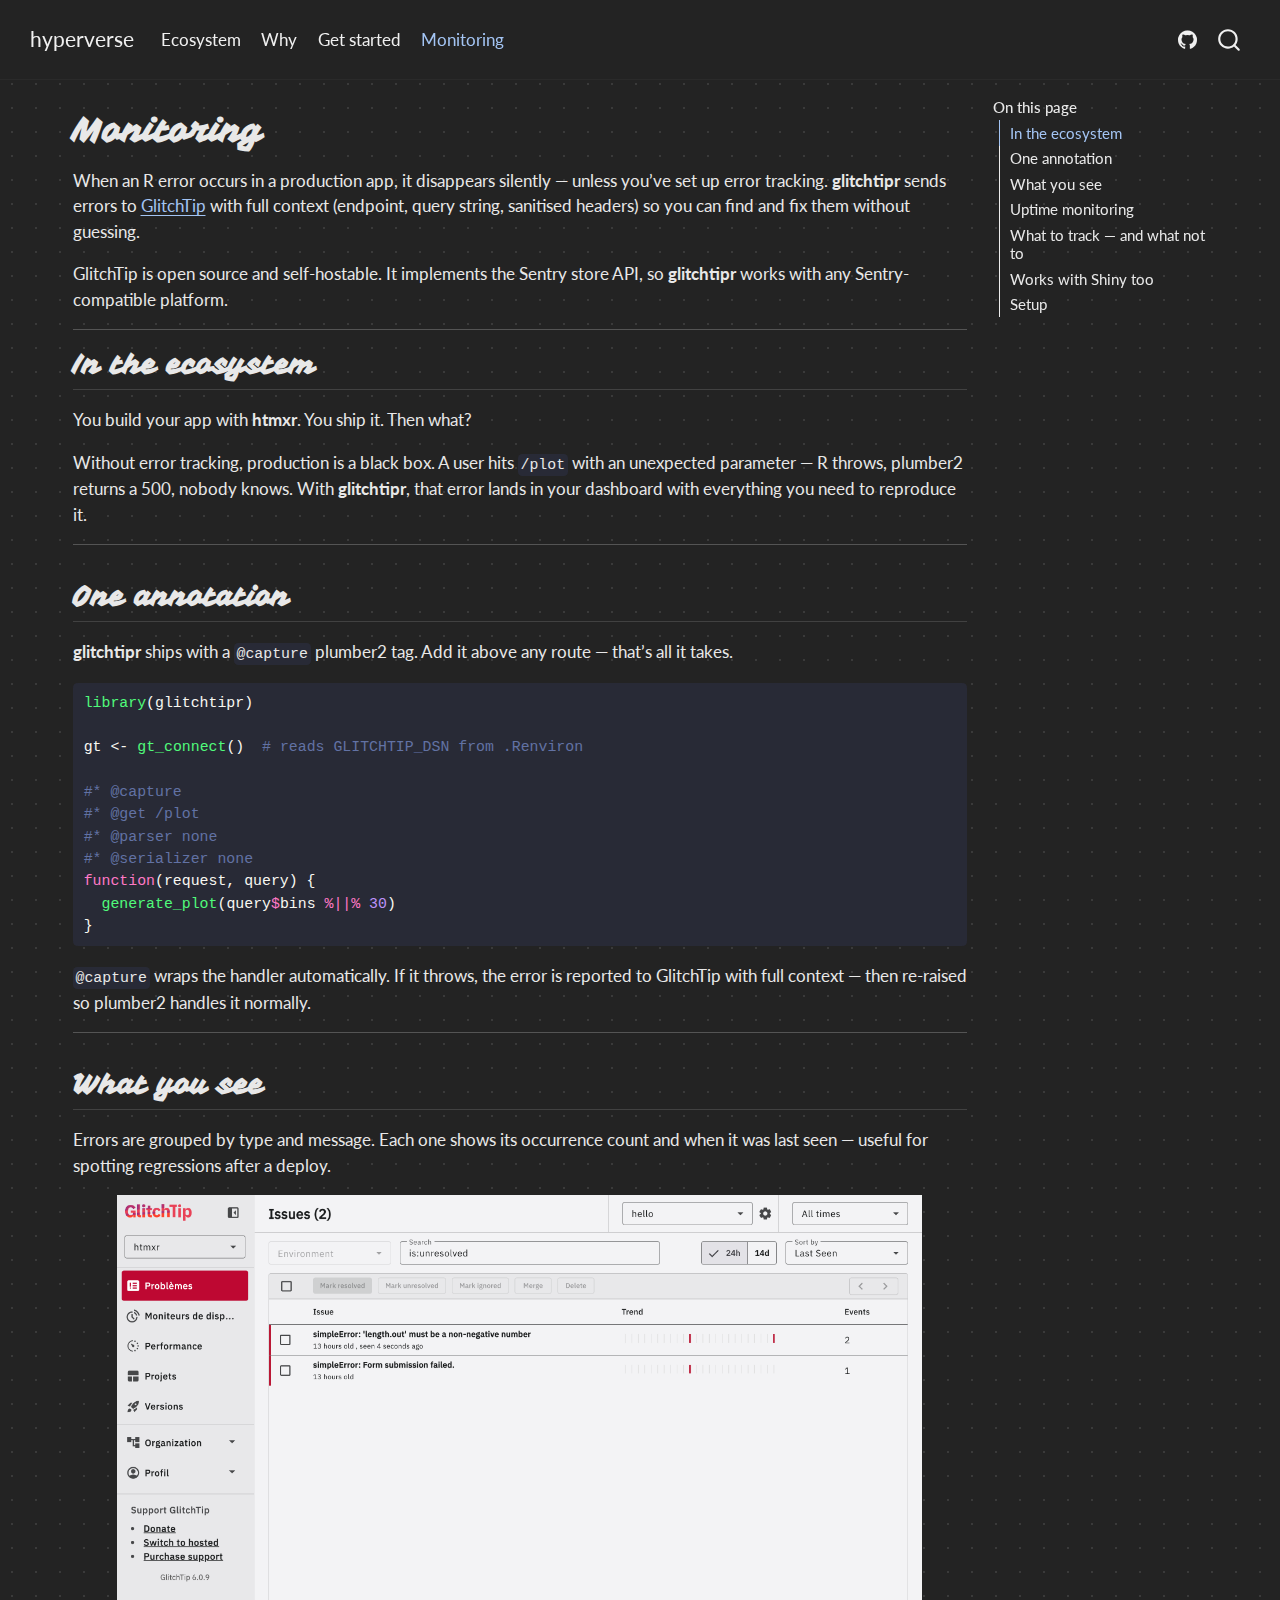
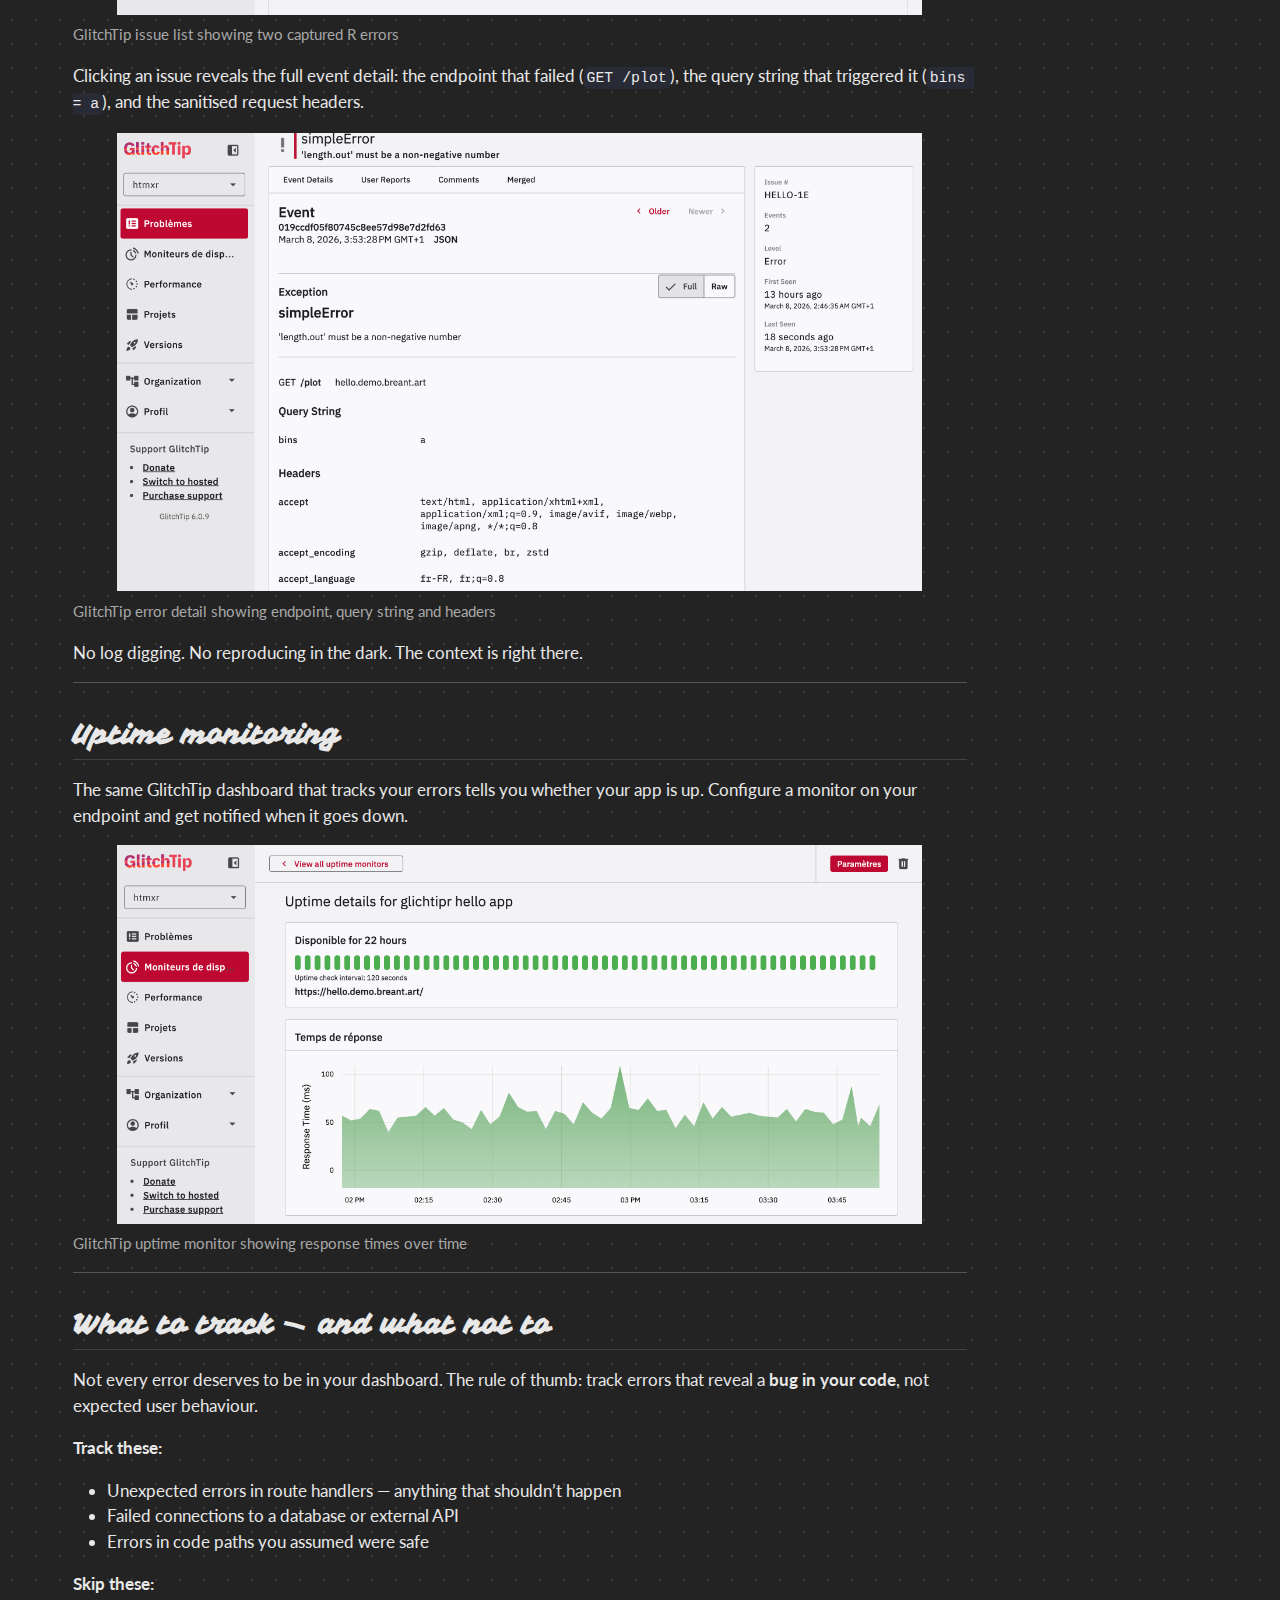
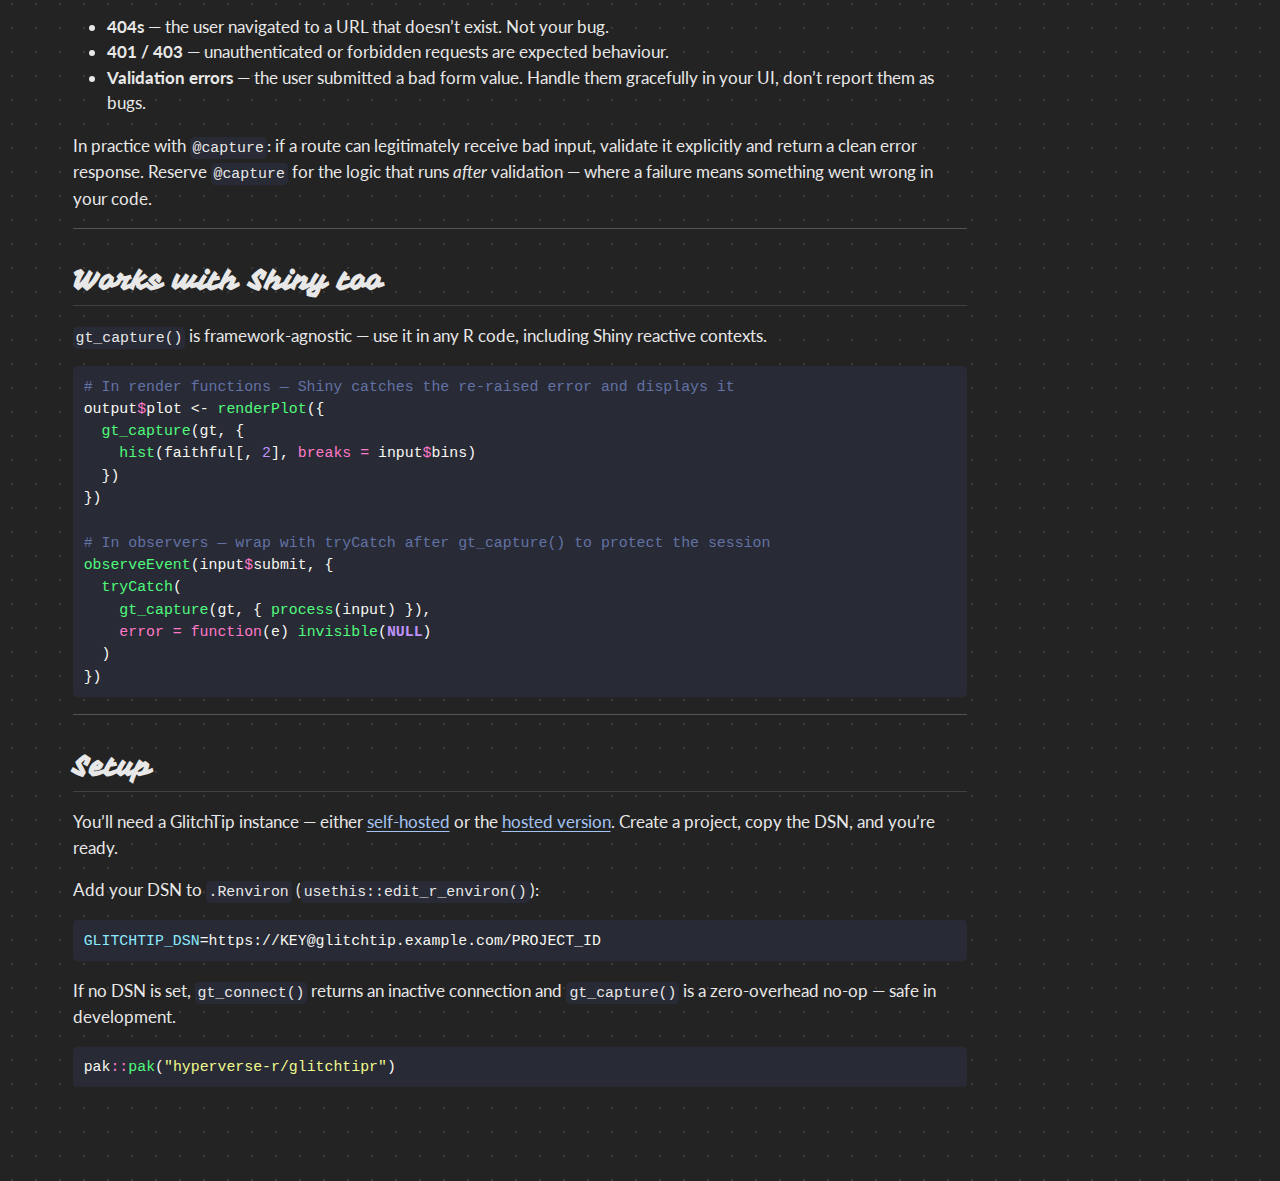
<file: glitchtipr.html>
<!DOCTYPE html>
<html xmlns="http://www.w3.org/1999/xhtml" lang="en" xml:lang="en"><head>

<meta charset="utf-8">
<meta name="generator" content="quarto-1.8.27">

<meta name="viewport" content="width=device-width, initial-scale=1.0, user-scalable=yes">


<title>Monitoring – hyperverse</title>
<style>
code{white-space: pre-wrap;}
span.smallcaps{font-variant: small-caps;}
div.columns{display: flex; gap: min(4vw, 1.5em);}
div.column{flex: auto; overflow-x: auto;}
div.hanging-indent{margin-left: 1.5em; text-indent: -1.5em;}
ul.task-list{list-style: none;}
ul.task-list li input[type="checkbox"] {
  width: 0.8em;
  margin: 0 0.8em 0.2em -1em; /* quarto-specific, see https://github.com/quarto-dev/quarto-cli/issues/4556 */ 
  vertical-align: middle;
}
/* CSS for syntax highlighting */
html { -webkit-text-size-adjust: 100%; }
pre > code.sourceCode { white-space: pre; position: relative; }
pre > code.sourceCode > span { display: inline-block; line-height: 1.25; }
pre > code.sourceCode > span:empty { height: 1.2em; }
.sourceCode { overflow: visible; }
code.sourceCode > span { color: inherit; text-decoration: inherit; }
div.sourceCode { margin: 1em 0; }
pre.sourceCode { margin: 0; }
@media screen {
div.sourceCode { overflow: auto; }
}
@media print {
pre > code.sourceCode { white-space: pre-wrap; }
pre > code.sourceCode > span { text-indent: -5em; padding-left: 5em; }
}
pre.numberSource code
  { counter-reset: source-line 0; }
pre.numberSource code > span
  { position: relative; left: -4em; counter-increment: source-line; }
pre.numberSource code > span > a:first-child::before
  { content: counter(source-line);
    position: relative; left: -1em; text-align: right; vertical-align: baseline;
    border: none; display: inline-block;
    -webkit-touch-callout: none; -webkit-user-select: none;
    -khtml-user-select: none; -moz-user-select: none;
    -ms-user-select: none; user-select: none;
    padding: 0 4px; width: 4em;
  }
pre.numberSource { margin-left: 3em;  padding-left: 4px; }
div.sourceCode
  {   }
@media screen {
pre > code.sourceCode > span > a:first-child::before { text-decoration: underline; }
}
</style>


<script src="site_libs/quarto-nav/quarto-nav.js"></script>
<script src="site_libs/quarto-nav/headroom.min.js"></script>
<script src="site_libs/clipboard/clipboard.min.js"></script>
<script src="site_libs/quarto-search/autocomplete.umd.js"></script>
<script src="site_libs/quarto-search/fuse.min.js"></script>
<script src="site_libs/quarto-search/quarto-search.js"></script>
<meta name="quarto:offset" content="./">
<link href="./assets/hyperverse.svg" rel="icon" type="image/svg+xml">
<script src="site_libs/quarto-html/quarto.js" type="module"></script>
<script src="site_libs/quarto-html/tabsets/tabsets.js" type="module"></script>
<script src="site_libs/quarto-html/axe/axe-check.js" type="module"></script>
<script src="site_libs/quarto-html/popper.min.js"></script>
<script src="site_libs/quarto-html/tippy.umd.min.js"></script>
<script src="site_libs/quarto-html/anchor.min.js"></script>
<link href="site_libs/quarto-html/tippy.css" rel="stylesheet">
<link href="site_libs/quarto-html/quarto-syntax-highlighting-dark-2ff81c2e5dfd9e56c4f590b9591e1eb8.css" rel="stylesheet" id="quarto-text-highlighting-styles">
<script src="site_libs/bootstrap/bootstrap.min.js"></script>
<link href="site_libs/bootstrap/bootstrap-icons.css" rel="stylesheet">
<link href="site_libs/bootstrap/bootstrap-9bc470b0af332c4d121cd5f640fae529.min.css" rel="stylesheet" append-hash="true" id="quarto-bootstrap" data-mode="dark">
<script id="quarto-search-options" type="application/json">{
  "location": "navbar",
  "copy-button": false,
  "collapse-after": 3,
  "panel-placement": "end",
  "type": "overlay",
  "limit": 50,
  "keyboard-shortcut": [
    "f",
    "/",
    "s"
  ],
  "show-item-context": false,
  "language": {
    "search-no-results-text": "No results",
    "search-matching-documents-text": "matching documents",
    "search-copy-link-title": "Copy link to search",
    "search-hide-matches-text": "Hide additional matches",
    "search-more-match-text": "more match in this document",
    "search-more-matches-text": "more matches in this document",
    "search-clear-button-title": "Clear",
    "search-text-placeholder": "",
    "search-detached-cancel-button-title": "Cancel",
    "search-submit-button-title": "Submit",
    "search-label": "Search"
  }
}</script>


</head>

<body class="nav-fixed quarto-light">

<div id="quarto-search-results"></div>
  <header id="quarto-header" class="headroom fixed-top">
    <nav class="navbar navbar-expand-lg " data-bs-theme="dark">
      <div class="navbar-container container-fluid">
      <div class="navbar-brand-container mx-auto">
    <a class="navbar-brand" href="./index.html">
    <span class="navbar-title">hyperverse</span>
    </a>
  </div>
            <div id="quarto-search" class="" title="Search"></div>
          <button class="navbar-toggler" type="button" data-bs-toggle="collapse" data-bs-target="#navbarCollapse" aria-controls="navbarCollapse" role="menu" aria-expanded="false" aria-label="Toggle navigation" onclick="if (window.quartoToggleHeadroom) { window.quartoToggleHeadroom(); }">
  <span class="navbar-toggler-icon"></span>
</button>
          <div class="collapse navbar-collapse" id="navbarCollapse">
            <ul class="navbar-nav navbar-nav-scroll me-auto">
  <li class="nav-item">
    <a class="nav-link" href="./ecosystem.html"> 
<span class="menu-text">Ecosystem</span></a>
  </li>  
  <li class="nav-item">
    <a class="nav-link" href="./why.html"> 
<span class="menu-text">Why</span></a>
  </li>  
  <li class="nav-item">
    <a class="nav-link" href="./getting-started.html"> 
<span class="menu-text">Get started</span></a>
  </li>  
  <li class="nav-item">
    <a class="nav-link active" href="./glitchtipr.html" aria-current="page"> 
<span class="menu-text">Monitoring</span></a>
  </li>  
</ul>
            <ul class="navbar-nav navbar-nav-scroll ms-auto">
  <li class="nav-item compact">
    <a class="nav-link" href="https://github.com/hyperverse-r"> <i class="bi bi-github" role="img" aria-label="GitHub">
</i> 
<span class="menu-text"></span></a>
  </li>  
</ul>
          </div> <!-- /navcollapse -->
            <div class="quarto-navbar-tools">
</div>
      </div> <!-- /container-fluid -->
    </nav>
</header>
<!-- content -->
<div id="quarto-content" class="quarto-container page-columns page-rows-contents page-layout-full page-navbar">
<!-- sidebar -->
<!-- margin-sidebar -->
    <div id="quarto-margin-sidebar" class="sidebar margin-sidebar">
        <nav id="TOC" role="doc-toc" class="toc-active">
    <h2 id="toc-title">On this page</h2>
   
  <ul>
  <li><a href="#in-the-ecosystem" id="toc-in-the-ecosystem" class="nav-link active" data-scroll-target="#in-the-ecosystem">In the ecosystem</a></li>
  <li><a href="#one-annotation" id="toc-one-annotation" class="nav-link" data-scroll-target="#one-annotation">One annotation</a></li>
  <li><a href="#what-you-see" id="toc-what-you-see" class="nav-link" data-scroll-target="#what-you-see">What you see</a></li>
  <li><a href="#uptime-monitoring" id="toc-uptime-monitoring" class="nav-link" data-scroll-target="#uptime-monitoring">Uptime monitoring</a></li>
  <li><a href="#what-to-track-and-what-not-to" id="toc-what-to-track-and-what-not-to" class="nav-link" data-scroll-target="#what-to-track-and-what-not-to">What to track — and what not to</a></li>
  <li><a href="#works-with-shiny-too" id="toc-works-with-shiny-too" class="nav-link" data-scroll-target="#works-with-shiny-too">Works with Shiny too</a></li>
  <li><a href="#setup" id="toc-setup" class="nav-link" data-scroll-target="#setup">Setup</a></li>
  </ul>
</nav>
    </div>
<!-- main -->
<main class="content column-page-left" id="quarto-document-content">

<header id="title-block-header" class="quarto-title-block default">
<div class="quarto-title">
<h1 class="title">Monitoring</h1>
</div>



<div class="quarto-title-meta column-page-left">

    
  
    
  </div>
  


</header>


<p>When an R error occurs in a production app, it disappears silently — unless you’ve set up error tracking. <strong>glitchtipr</strong> sends errors to <a href="https://glitchtip.com">GlitchTip</a> with full context (endpoint, query string, sanitised headers) so you can find and fix them without guessing.</p>
<p>GlitchTip is open source and self-hostable. It implements the Sentry store API, so <strong>glitchtipr</strong> works with any Sentry-compatible platform.</p>
<hr>
<section id="in-the-ecosystem" class="level2">
<h2 class="anchored" data-anchor-id="in-the-ecosystem">In the ecosystem</h2>
<p>You build your app with <strong>htmxr</strong>. You ship it. Then what?</p>
<p>Without error tracking, production is a black box. A user hits <code>/plot</code> with an unexpected parameter — R throws, plumber2 returns a 500, nobody knows. With <strong>glitchtipr</strong>, that error lands in your dashboard with everything you need to reproduce it.</p>
<hr>
</section>
<section id="one-annotation" class="level2">
<h2 class="anchored" data-anchor-id="one-annotation">One annotation</h2>
<p><strong>glitchtipr</strong> ships with a <code>@capture</code> plumber2 tag. Add it above any route — that’s all it takes.</p>
<div class="code-copy-outer-scaffold"><div class="sourceCode" id="cb1"><pre class="sourceCode r code-with-copy"><code class="sourceCode r"><span id="cb1-1"><a href="#cb1-1" aria-hidden="true" tabindex="-1"></a><span class="fu">library</span>(glitchtipr)</span>
<span id="cb1-2"><a href="#cb1-2" aria-hidden="true" tabindex="-1"></a></span>
<span id="cb1-3"><a href="#cb1-3" aria-hidden="true" tabindex="-1"></a>gt <span class="ot">&lt;-</span> <span class="fu">gt_connect</span>()  <span class="co"># reads GLITCHTIP_DSN from .Renviron</span></span>
<span id="cb1-4"><a href="#cb1-4" aria-hidden="true" tabindex="-1"></a></span>
<span id="cb1-5"><a href="#cb1-5" aria-hidden="true" tabindex="-1"></a><span class="co">#* @capture</span></span>
<span id="cb1-6"><a href="#cb1-6" aria-hidden="true" tabindex="-1"></a><span class="co">#* @get /plot</span></span>
<span id="cb1-7"><a href="#cb1-7" aria-hidden="true" tabindex="-1"></a><span class="co">#* @parser none</span></span>
<span id="cb1-8"><a href="#cb1-8" aria-hidden="true" tabindex="-1"></a><span class="co">#* @serializer none</span></span>
<span id="cb1-9"><a href="#cb1-9" aria-hidden="true" tabindex="-1"></a><span class="cf">function</span>(request, query) {</span>
<span id="cb1-10"><a href="#cb1-10" aria-hidden="true" tabindex="-1"></a>  <span class="fu">generate_plot</span>(query<span class="sc">$</span>bins <span class="sc">%||%</span> <span class="dv">30</span>)</span>
<span id="cb1-11"><a href="#cb1-11" aria-hidden="true" tabindex="-1"></a>}</span></code></pre></div><button title="Copy to Clipboard" class="code-copy-button"><i class="bi"></i></button></div>
<p><code>@capture</code> wraps the handler automatically. If it throws, the error is reported to GlitchTip with full context — then re-raised so plumber2 handles it normally.</p>
<hr>
</section>
<section id="what-you-see" class="level2">
<h2 class="anchored" data-anchor-id="what-you-see">What you see</h2>
<p>Errors are grouped by type and message. Each one shows its occurrence count and when it was last seen — useful for spotting regressions after a deploy.</p>
<div class="quarto-figure quarto-figure-center">
<figure class="figure">
<p><img src="assets/glitchtipr/error.png" class="img-fluid figure-img" style="width:90.0%"></p>
<figcaption>GlitchTip issue list showing two captured R errors</figcaption>
</figure>
</div>
<p>Clicking an issue reveals the full event detail: the endpoint that failed (<code>GET /plot</code>), the query string that triggered it (<code>bins = a</code>), and the sanitised request headers.</p>
<div class="quarto-figure quarto-figure-center">
<figure class="figure">
<p><img src="assets/glitchtipr/error-context.png" class="img-fluid figure-img" style="width:90.0%"></p>
<figcaption>GlitchTip error detail showing endpoint, query string and headers</figcaption>
</figure>
</div>
<p>No log digging. No reproducing in the dark. The context is right there.</p>
<hr>
</section>
<section id="uptime-monitoring" class="level2">
<h2 class="anchored" data-anchor-id="uptime-monitoring">Uptime monitoring</h2>
<p>The same GlitchTip dashboard that tracks your errors tells you whether your app is up. Configure a monitor on your endpoint and get notified when it goes down.</p>
<div class="quarto-figure quarto-figure-center">
<figure class="figure">
<p><img src="assets/glitchtipr/monitor.png" class="img-fluid figure-img" style="width:90.0%"></p>
<figcaption>GlitchTip uptime monitor showing response times over time</figcaption>
</figure>
</div>
<hr>
</section>
<section id="what-to-track-and-what-not-to" class="level2">
<h2 class="anchored" data-anchor-id="what-to-track-and-what-not-to">What to track — and what not to</h2>
<p>Not every error deserves to be in your dashboard. The rule of thumb: track errors that reveal a <strong>bug in your code</strong>, not expected user behaviour.</p>
<p><strong>Track these:</strong></p>
<ul>
<li>Unexpected errors in route handlers — anything that shouldn’t happen</li>
<li>Failed connections to a database or external API</li>
<li>Errors in code paths you assumed were safe</li>
</ul>
<p><strong>Skip these:</strong></p>
<ul>
<li><strong>404s</strong> — the user navigated to a URL that doesn’t exist. Not your bug.</li>
<li><strong>401 / 403</strong> — unauthenticated or forbidden requests are expected behaviour.</li>
<li><strong>Validation errors</strong> — the user submitted a bad form value. Handle them gracefully in your UI, don’t report them as bugs.</li>
</ul>
<p>In practice with <code>@capture</code>: if a route can legitimately receive bad input, validate it explicitly and return a clean error response. Reserve <code>@capture</code> for the logic that runs <em>after</em> validation — where a failure means something went wrong in your code.</p>
<hr>
</section>
<section id="works-with-shiny-too" class="level2">
<h2 class="anchored" data-anchor-id="works-with-shiny-too">Works with Shiny too</h2>
<p><code>gt_capture()</code> is framework-agnostic — use it in any R code, including Shiny reactive contexts.</p>
<div class="code-copy-outer-scaffold"><div class="sourceCode" id="cb2"><pre class="sourceCode r code-with-copy"><code class="sourceCode r"><span id="cb2-1"><a href="#cb2-1" aria-hidden="true" tabindex="-1"></a><span class="co"># In render functions — Shiny catches the re-raised error and displays it</span></span>
<span id="cb2-2"><a href="#cb2-2" aria-hidden="true" tabindex="-1"></a>output<span class="sc">$</span>plot <span class="ot">&lt;-</span> <span class="fu">renderPlot</span>({</span>
<span id="cb2-3"><a href="#cb2-3" aria-hidden="true" tabindex="-1"></a>  <span class="fu">gt_capture</span>(gt, {</span>
<span id="cb2-4"><a href="#cb2-4" aria-hidden="true" tabindex="-1"></a>    <span class="fu">hist</span>(faithful[, <span class="dv">2</span>], <span class="at">breaks =</span> input<span class="sc">$</span>bins)</span>
<span id="cb2-5"><a href="#cb2-5" aria-hidden="true" tabindex="-1"></a>  })</span>
<span id="cb2-6"><a href="#cb2-6" aria-hidden="true" tabindex="-1"></a>})</span>
<span id="cb2-7"><a href="#cb2-7" aria-hidden="true" tabindex="-1"></a></span>
<span id="cb2-8"><a href="#cb2-8" aria-hidden="true" tabindex="-1"></a><span class="co"># In observers — wrap with tryCatch after gt_capture() to protect the session</span></span>
<span id="cb2-9"><a href="#cb2-9" aria-hidden="true" tabindex="-1"></a><span class="fu">observeEvent</span>(input<span class="sc">$</span>submit, {</span>
<span id="cb2-10"><a href="#cb2-10" aria-hidden="true" tabindex="-1"></a>  <span class="fu">tryCatch</span>(</span>
<span id="cb2-11"><a href="#cb2-11" aria-hidden="true" tabindex="-1"></a>    <span class="fu">gt_capture</span>(gt, { <span class="fu">process</span>(input) }),</span>
<span id="cb2-12"><a href="#cb2-12" aria-hidden="true" tabindex="-1"></a>    <span class="at">error =</span> <span class="cf">function</span>(e) <span class="fu">invisible</span>(<span class="cn">NULL</span>)</span>
<span id="cb2-13"><a href="#cb2-13" aria-hidden="true" tabindex="-1"></a>  )</span>
<span id="cb2-14"><a href="#cb2-14" aria-hidden="true" tabindex="-1"></a>})</span></code></pre></div><button title="Copy to Clipboard" class="code-copy-button"><i class="bi"></i></button></div>
<hr>
</section>
<section id="setup" class="level2">
<h2 class="anchored" data-anchor-id="setup">Setup</h2>
<p>You’ll need a GlitchTip instance — either <a href="https://glitchtip.com/documentation/install">self-hosted</a> or the <a href="https://app.glitchtip.com">hosted version</a>. Create a project, copy the DSN, and you’re ready.</p>
<p>Add your DSN to <code>.Renviron</code> (<code>usethis::edit_r_environ()</code>):</p>
<div class="code-copy-outer-scaffold"><div class="sourceCode" id="cb3"><pre class="sourceCode sh code-with-copy"><code class="sourceCode bash"><span id="cb3-1"><a href="#cb3-1" aria-hidden="true" tabindex="-1"></a><span class="va">GLITCHTIP_DSN</span><span class="op">=</span>https://KEY@glitchtip.example.com/PROJECT_ID</span></code></pre></div><button title="Copy to Clipboard" class="code-copy-button"><i class="bi"></i></button></div>
<p>If no DSN is set, <code>gt_connect()</code> returns an inactive connection and <code>gt_capture()</code> is a zero-overhead no-op — safe in development.</p>
<div class="code-copy-outer-scaffold"><div class="sourceCode" id="cb4"><pre class="sourceCode r code-with-copy"><code class="sourceCode r"><span id="cb4-1"><a href="#cb4-1" aria-hidden="true" tabindex="-1"></a>pak<span class="sc">::</span><span class="fu">pak</span>(<span class="st">"hyperverse-r/glitchtipr"</span>)</span></code></pre></div><button title="Copy to Clipboard" class="code-copy-button"><i class="bi"></i></button></div>


</section>

</main> <!-- /main -->
<script id="quarto-html-after-body" type="application/javascript">
  window.document.addEventListener("DOMContentLoaded", function (event) {
    const icon = "";
    const anchorJS = new window.AnchorJS();
    anchorJS.options = {
      placement: 'right',
      icon: icon
    };
    anchorJS.add('.anchored');
    const isCodeAnnotation = (el) => {
      for (const clz of el.classList) {
        if (clz.startsWith('code-annotation-')) {                     
          return true;
        }
      }
      return false;
    }
    const onCopySuccess = function(e) {
      // button target
      const button = e.trigger;
      // don't keep focus
      button.blur();
      // flash "checked"
      button.classList.add('code-copy-button-checked');
      var currentTitle = button.getAttribute("title");
      button.setAttribute("title", "Copied!");
      let tooltip;
      if (window.bootstrap) {
        button.setAttribute("data-bs-toggle", "tooltip");
        button.setAttribute("data-bs-placement", "left");
        button.setAttribute("data-bs-title", "Copied!");
        tooltip = new bootstrap.Tooltip(button, 
          { trigger: "manual", 
            customClass: "code-copy-button-tooltip",
            offset: [0, -8]});
        tooltip.show();    
      }
      setTimeout(function() {
        if (tooltip) {
          tooltip.hide();
          button.removeAttribute("data-bs-title");
          button.removeAttribute("data-bs-toggle");
          button.removeAttribute("data-bs-placement");
        }
        button.setAttribute("title", currentTitle);
        button.classList.remove('code-copy-button-checked');
      }, 1000);
      // clear code selection
      e.clearSelection();
    }
    const getTextToCopy = function(trigger) {
      const outerScaffold = trigger.parentElement.cloneNode(true);
      const codeEl = outerScaffold.querySelector('code');
      for (const childEl of codeEl.children) {
        if (isCodeAnnotation(childEl)) {
          childEl.remove();
        }
      }
      return codeEl.innerText;
    }
    const clipboard = new window.ClipboardJS('.code-copy-button:not([data-in-quarto-modal])', {
      text: getTextToCopy
    });
    clipboard.on('success', onCopySuccess);
    if (window.document.getElementById('quarto-embedded-source-code-modal')) {
      const clipboardModal = new window.ClipboardJS('.code-copy-button[data-in-quarto-modal]', {
        text: getTextToCopy,
        container: window.document.getElementById('quarto-embedded-source-code-modal')
      });
      clipboardModal.on('success', onCopySuccess);
    }
      var localhostRegex = new RegExp(/^(?:http|https):\/\/localhost\:?[0-9]*\//);
      var mailtoRegex = new RegExp(/^mailto:/);
        var filterRegex = new RegExp("https:\/\/hyperverse\.world");
      var isInternal = (href) => {
          return filterRegex.test(href) || localhostRegex.test(href) || mailtoRegex.test(href);
      }
      // Inspect non-navigation links and adorn them if external
     var links = window.document.querySelectorAll('a[href]:not(.nav-link):not(.navbar-brand):not(.toc-action):not(.sidebar-link):not(.sidebar-item-toggle):not(.pagination-link):not(.no-external):not([aria-hidden]):not(.dropdown-item):not(.quarto-navigation-tool):not(.about-link)');
      for (var i=0; i<links.length; i++) {
        const link = links[i];
        if (!isInternal(link.href)) {
          // undo the damage that might have been done by quarto-nav.js in the case of
          // links that we want to consider external
          if (link.dataset.originalHref !== undefined) {
            link.href = link.dataset.originalHref;
          }
        }
      }
    function tippyHover(el, contentFn, onTriggerFn, onUntriggerFn) {
      const config = {
        allowHTML: true,
        maxWidth: 500,
        delay: 100,
        arrow: false,
        appendTo: function(el) {
            return el.parentElement;
        },
        interactive: true,
        interactiveBorder: 10,
        theme: 'quarto',
        placement: 'bottom-start',
      };
      if (contentFn) {
        config.content = contentFn;
      }
      if (onTriggerFn) {
        config.onTrigger = onTriggerFn;
      }
      if (onUntriggerFn) {
        config.onUntrigger = onUntriggerFn;
      }
      window.tippy(el, config); 
    }
    const noterefs = window.document.querySelectorAll('a[role="doc-noteref"]');
    for (var i=0; i<noterefs.length; i++) {
      const ref = noterefs[i];
      tippyHover(ref, function() {
        // use id or data attribute instead here
        let href = ref.getAttribute('data-footnote-href') || ref.getAttribute('href');
        try { href = new URL(href).hash; } catch {}
        const id = href.replace(/^#\/?/, "");
        const note = window.document.getElementById(id);
        if (note) {
          return note.innerHTML;
        } else {
          return "";
        }
      });
    }
    const xrefs = window.document.querySelectorAll('a.quarto-xref');
    const processXRef = (id, note) => {
      // Strip column container classes
      const stripColumnClz = (el) => {
        el.classList.remove("page-full", "page-columns");
        if (el.children) {
          for (const child of el.children) {
            stripColumnClz(child);
          }
        }
      }
      stripColumnClz(note)
      if (id === null || id.startsWith('sec-')) {
        // Special case sections, only their first couple elements
        const container = document.createElement("div");
        if (note.children && note.children.length > 2) {
          container.appendChild(note.children[0].cloneNode(true));
          for (let i = 1; i < note.children.length; i++) {
            const child = note.children[i];
            if (child.tagName === "P" && child.innerText === "") {
              continue;
            } else {
              container.appendChild(child.cloneNode(true));
              break;
            }
          }
          if (window.Quarto?.typesetMath) {
            window.Quarto.typesetMath(container);
          }
          return container.innerHTML
        } else {
          if (window.Quarto?.typesetMath) {
            window.Quarto.typesetMath(note);
          }
          return note.innerHTML;
        }
      } else {
        // Remove any anchor links if they are present
        const anchorLink = note.querySelector('a.anchorjs-link');
        if (anchorLink) {
          anchorLink.remove();
        }
        if (window.Quarto?.typesetMath) {
          window.Quarto.typesetMath(note);
        }
        if (note.classList.contains("callout")) {
          return note.outerHTML;
        } else {
          return note.innerHTML;
        }
      }
    }
    for (var i=0; i<xrefs.length; i++) {
      const xref = xrefs[i];
      tippyHover(xref, undefined, function(instance) {
        instance.disable();
        let url = xref.getAttribute('href');
        let hash = undefined; 
        if (url.startsWith('#')) {
          hash = url;
        } else {
          try { hash = new URL(url).hash; } catch {}
        }
        if (hash) {
          const id = hash.replace(/^#\/?/, "");
          const note = window.document.getElementById(id);
          if (note !== null) {
            try {
              const html = processXRef(id, note.cloneNode(true));
              instance.setContent(html);
            } finally {
              instance.enable();
              instance.show();
            }
          } else {
            // See if we can fetch this
            fetch(url.split('#')[0])
            .then(res => res.text())
            .then(html => {
              const parser = new DOMParser();
              const htmlDoc = parser.parseFromString(html, "text/html");
              const note = htmlDoc.getElementById(id);
              if (note !== null) {
                const html = processXRef(id, note);
                instance.setContent(html);
              } 
            }).finally(() => {
              instance.enable();
              instance.show();
            });
          }
        } else {
          // See if we can fetch a full url (with no hash to target)
          // This is a special case and we should probably do some content thinning / targeting
          fetch(url)
          .then(res => res.text())
          .then(html => {
            const parser = new DOMParser();
            const htmlDoc = parser.parseFromString(html, "text/html");
            const note = htmlDoc.querySelector('main.content');
            if (note !== null) {
              // This should only happen for chapter cross references
              // (since there is no id in the URL)
              // remove the first header
              if (note.children.length > 0 && note.children[0].tagName === "HEADER") {
                note.children[0].remove();
              }
              const html = processXRef(null, note);
              instance.setContent(html);
            } 
          }).finally(() => {
            instance.enable();
            instance.show();
          });
        }
      }, function(instance) {
      });
    }
        let selectedAnnoteEl;
        const selectorForAnnotation = ( cell, annotation) => {
          let cellAttr = 'data-code-cell="' + cell + '"';
          let lineAttr = 'data-code-annotation="' +  annotation + '"';
          const selector = 'span[' + cellAttr + '][' + lineAttr + ']';
          return selector;
        }
        const selectCodeLines = (annoteEl) => {
          const doc = window.document;
          const targetCell = annoteEl.getAttribute("data-target-cell");
          const targetAnnotation = annoteEl.getAttribute("data-target-annotation");
          const annoteSpan = window.document.querySelector(selectorForAnnotation(targetCell, targetAnnotation));
          const lines = annoteSpan.getAttribute("data-code-lines").split(",");
          const lineIds = lines.map((line) => {
            return targetCell + "-" + line;
          })
          let top = null;
          let height = null;
          let parent = null;
          if (lineIds.length > 0) {
              //compute the position of the single el (top and bottom and make a div)
              const el = window.document.getElementById(lineIds[0]);
              top = el.offsetTop;
              height = el.offsetHeight;
              parent = el.parentElement.parentElement;
            if (lineIds.length > 1) {
              const lastEl = window.document.getElementById(lineIds[lineIds.length - 1]);
              const bottom = lastEl.offsetTop + lastEl.offsetHeight;
              height = bottom - top;
            }
            if (top !== null && height !== null && parent !== null) {
              // cook up a div (if necessary) and position it 
              let div = window.document.getElementById("code-annotation-line-highlight");
              if (div === null) {
                div = window.document.createElement("div");
                div.setAttribute("id", "code-annotation-line-highlight");
                div.style.position = 'absolute';
                parent.appendChild(div);
              }
              div.style.top = top - 2 + "px";
              div.style.height = height + 4 + "px";
              div.style.left = 0;
              let gutterDiv = window.document.getElementById("code-annotation-line-highlight-gutter");
              if (gutterDiv === null) {
                gutterDiv = window.document.createElement("div");
                gutterDiv.setAttribute("id", "code-annotation-line-highlight-gutter");
                gutterDiv.style.position = 'absolute';
                const codeCell = window.document.getElementById(targetCell);
                const gutter = codeCell.querySelector('.code-annotation-gutter');
                gutter.appendChild(gutterDiv);
              }
              gutterDiv.style.top = top - 2 + "px";
              gutterDiv.style.height = height + 4 + "px";
            }
            selectedAnnoteEl = annoteEl;
          }
        };
        const unselectCodeLines = () => {
          const elementsIds = ["code-annotation-line-highlight", "code-annotation-line-highlight-gutter"];
          elementsIds.forEach((elId) => {
            const div = window.document.getElementById(elId);
            if (div) {
              div.remove();
            }
          });
          selectedAnnoteEl = undefined;
        };
          // Handle positioning of the toggle
      window.addEventListener(
        "resize",
        throttle(() => {
          elRect = undefined;
          if (selectedAnnoteEl) {
            selectCodeLines(selectedAnnoteEl);
          }
        }, 10)
      );
      function throttle(fn, ms) {
      let throttle = false;
      let timer;
        return (...args) => {
          if(!throttle) { // first call gets through
              fn.apply(this, args);
              throttle = true;
          } else { // all the others get throttled
              if(timer) clearTimeout(timer); // cancel #2
              timer = setTimeout(() => {
                fn.apply(this, args);
                timer = throttle = false;
              }, ms);
          }
        };
      }
        // Attach click handler to the DT
        const annoteDls = window.document.querySelectorAll('dt[data-target-cell]');
        for (const annoteDlNode of annoteDls) {
          annoteDlNode.addEventListener('click', (event) => {
            const clickedEl = event.target;
            if (clickedEl !== selectedAnnoteEl) {
              unselectCodeLines();
              const activeEl = window.document.querySelector('dt[data-target-cell].code-annotation-active');
              if (activeEl) {
                activeEl.classList.remove('code-annotation-active');
              }
              selectCodeLines(clickedEl);
              clickedEl.classList.add('code-annotation-active');
            } else {
              // Unselect the line
              unselectCodeLines();
              clickedEl.classList.remove('code-annotation-active');
            }
          });
        }
    const findCites = (el) => {
      const parentEl = el.parentElement;
      if (parentEl) {
        const cites = parentEl.dataset.cites;
        if (cites) {
          return {
            el,
            cites: cites.split(' ')
          };
        } else {
          return findCites(el.parentElement)
        }
      } else {
        return undefined;
      }
    };
    var bibliorefs = window.document.querySelectorAll('a[role="doc-biblioref"]');
    for (var i=0; i<bibliorefs.length; i++) {
      const ref = bibliorefs[i];
      const citeInfo = findCites(ref);
      if (citeInfo) {
        tippyHover(citeInfo.el, function() {
          var popup = window.document.createElement('div');
          citeInfo.cites.forEach(function(cite) {
            var citeDiv = window.document.createElement('div');
            citeDiv.classList.add('hanging-indent');
            citeDiv.classList.add('csl-entry');
            var biblioDiv = window.document.getElementById('ref-' + cite);
            if (biblioDiv) {
              citeDiv.innerHTML = biblioDiv.innerHTML;
            }
            popup.appendChild(citeDiv);
          });
          return popup.innerHTML;
        });
      }
    }
  });
  </script>
</div> <!-- /content -->




</body></html>
</file>
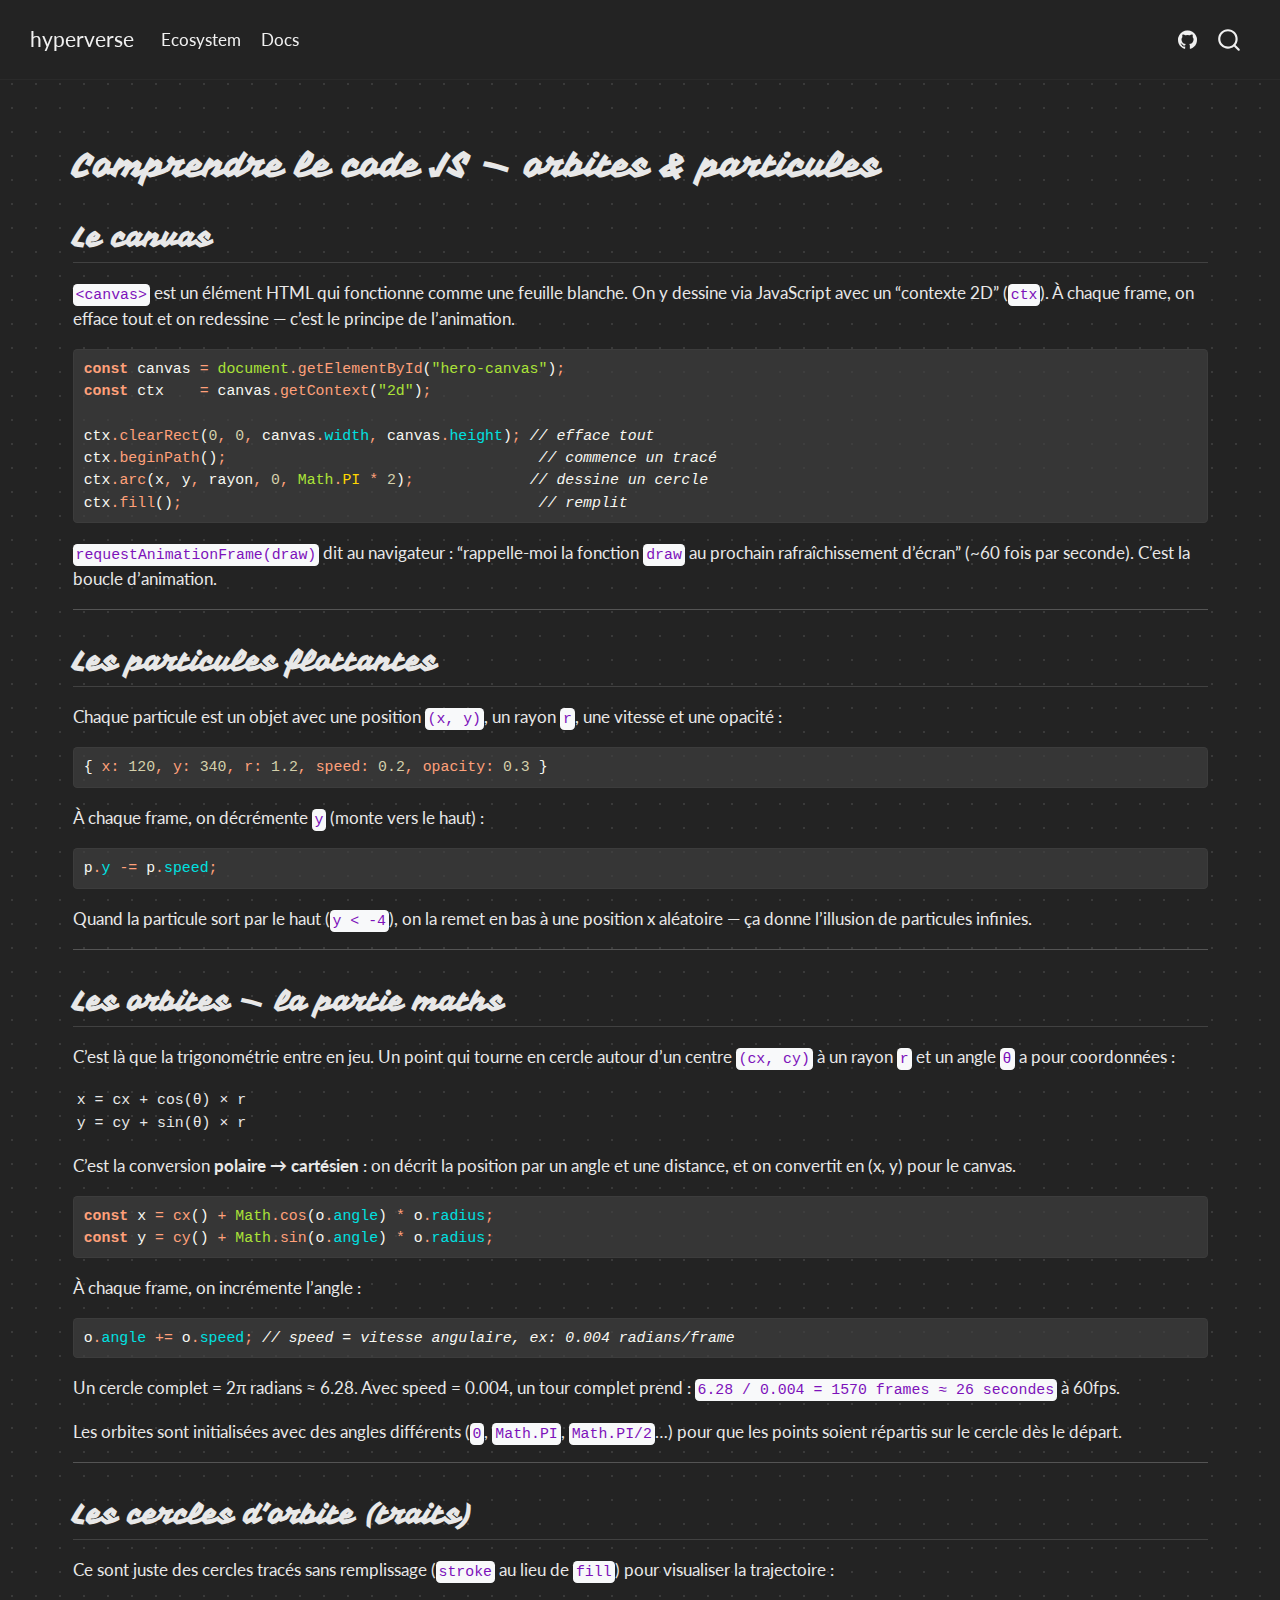
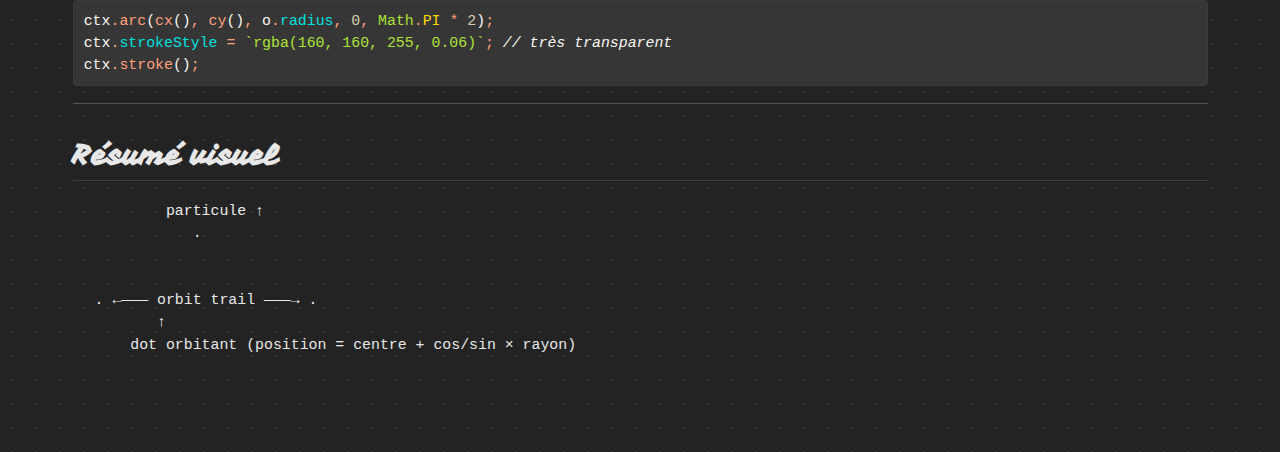
<file: notes-js-canvas.html>
<!DOCTYPE html>
<html xmlns="http://www.w3.org/1999/xhtml" lang="en" xml:lang="en"><head>

<meta charset="utf-8">
<meta name="generator" content="quarto-1.5.57">

<meta name="viewport" content="width=device-width, initial-scale=1.0, user-scalable=yes">


<title>notes-js-canvas – hyperverse</title>
<style>
code{white-space: pre-wrap;}
span.smallcaps{font-variant: small-caps;}
div.columns{display: flex; gap: min(4vw, 1.5em);}
div.column{flex: auto; overflow-x: auto;}
div.hanging-indent{margin-left: 1.5em; text-indent: -1.5em;}
ul.task-list{list-style: none;}
ul.task-list li input[type="checkbox"] {
  width: 0.8em;
  margin: 0 0.8em 0.2em -1em; /* quarto-specific, see https://github.com/quarto-dev/quarto-cli/issues/4556 */ 
  vertical-align: middle;
}
/* CSS for syntax highlighting */
pre > code.sourceCode { white-space: pre; position: relative; }
pre > code.sourceCode > span { line-height: 1.25; }
pre > code.sourceCode > span:empty { height: 1.2em; }
.sourceCode { overflow: visible; }
code.sourceCode > span { color: inherit; text-decoration: inherit; }
div.sourceCode { margin: 1em 0; }
pre.sourceCode { margin: 0; }
@media screen {
div.sourceCode { overflow: auto; }
}
@media print {
pre > code.sourceCode { white-space: pre-wrap; }
pre > code.sourceCode > span { display: inline-block; text-indent: -5em; padding-left: 5em; }
}
pre.numberSource code
  { counter-reset: source-line 0; }
pre.numberSource code > span
  { position: relative; left: -4em; counter-increment: source-line; }
pre.numberSource code > span > a:first-child::before
  { content: counter(source-line);
    position: relative; left: -1em; text-align: right; vertical-align: baseline;
    border: none; display: inline-block;
    -webkit-touch-callout: none; -webkit-user-select: none;
    -khtml-user-select: none; -moz-user-select: none;
    -ms-user-select: none; user-select: none;
    padding: 0 4px; width: 4em;
  }
pre.numberSource { margin-left: 3em;  padding-left: 4px; }
div.sourceCode
  {   }
@media screen {
pre > code.sourceCode > span > a:first-child::before { text-decoration: underline; }
}
</style>


<script src="site_libs/quarto-nav/quarto-nav.js"></script>
<script src="site_libs/quarto-nav/headroom.min.js"></script>
<script src="site_libs/clipboard/clipboard.min.js"></script>
<script src="site_libs/quarto-search/autocomplete.umd.js"></script>
<script src="site_libs/quarto-search/fuse.min.js"></script>
<script src="site_libs/quarto-search/quarto-search.js"></script>
<meta name="quarto:offset" content="./">
<link href="./assets/hyperverse.svg" rel="icon" type="image/svg+xml">
<script src="site_libs/quarto-html/quarto.js"></script>
<script src="site_libs/quarto-html/popper.min.js"></script>
<script src="site_libs/quarto-html/tippy.umd.min.js"></script>
<script src="site_libs/quarto-html/anchor.min.js"></script>
<link href="site_libs/quarto-html/tippy.css" rel="stylesheet">
<link href="site_libs/quarto-html/quarto-syntax-highlighting-dark.css" rel="stylesheet" id="quarto-text-highlighting-styles">
<script src="site_libs/bootstrap/bootstrap.min.js"></script>
<link href="site_libs/bootstrap/bootstrap-icons.css" rel="stylesheet">
<link href="site_libs/bootstrap/bootstrap.min.css" rel="stylesheet" id="quarto-bootstrap" data-mode="dark">
<script id="quarto-search-options" type="application/json">{
  "location": "navbar",
  "copy-button": false,
  "collapse-after": 3,
  "panel-placement": "end",
  "type": "overlay",
  "limit": 50,
  "keyboard-shortcut": [
    "f",
    "/",
    "s"
  ],
  "show-item-context": false,
  "language": {
    "search-no-results-text": "No results",
    "search-matching-documents-text": "matching documents",
    "search-copy-link-title": "Copy link to search",
    "search-hide-matches-text": "Hide additional matches",
    "search-more-match-text": "more match in this document",
    "search-more-matches-text": "more matches in this document",
    "search-clear-button-title": "Clear",
    "search-text-placeholder": "",
    "search-detached-cancel-button-title": "Cancel",
    "search-submit-button-title": "Submit",
    "search-label": "Search"
  }
}</script>


</head>

<body class="nav-fixed">

<div id="quarto-search-results"></div>
  <header id="quarto-header" class="headroom fixed-top">
    <nav class="navbar navbar-expand-lg " data-bs-theme="dark">
      <div class="navbar-container container-fluid">
      <div class="navbar-brand-container mx-auto">
    <a class="navbar-brand" href="./index.html">
    <span class="navbar-title">hyperverse</span>
    </a>
  </div>
            <div id="quarto-search" class="" title="Search"></div>
          <button class="navbar-toggler" type="button" data-bs-toggle="collapse" data-bs-target="#navbarCollapse" aria-controls="navbarCollapse" role="menu" aria-expanded="false" aria-label="Toggle navigation" onclick="if (window.quartoToggleHeadroom) { window.quartoToggleHeadroom(); }">
  <span class="navbar-toggler-icon"></span>
</button>
          <div class="collapse navbar-collapse" id="navbarCollapse">
            <ul class="navbar-nav navbar-nav-scroll me-auto">
  <li class="nav-item">
    <a class="nav-link" href="./ecosystem.html"> 
<span class="menu-text">Ecosystem</span></a>
  </li>  
  <li class="nav-item">
    <a class="nav-link" href="./docs.html"> 
<span class="menu-text">Docs</span></a>
  </li>  
</ul>
            <ul class="navbar-nav navbar-nav-scroll ms-auto">
  <li class="nav-item compact">
    <a class="nav-link" href="https://github.com/hyperverse-r"> <i class="bi bi-github" role="img" aria-label="GitHub">
</i> 
<span class="menu-text"></span></a>
  </li>  
</ul>
          </div> <!-- /navcollapse -->
            <div class="quarto-navbar-tools">
</div>
      </div> <!-- /container-fluid -->
    </nav>
</header>
<!-- content -->
<div id="quarto-content" class="quarto-container page-columns page-rows-contents page-layout-full page-navbar">
<!-- sidebar -->
<!-- margin-sidebar -->
    
<!-- main -->
<main class="content column-page" id="quarto-document-content">




<section id="comprendre-le-code-js-orbites-particules" class="level1">
<h1>Comprendre le code JS — orbites &amp; particules</h1>
<section id="le-canvas" class="level2">
<h2 class="anchored" data-anchor-id="le-canvas">Le canvas</h2>
<p><code>&lt;canvas&gt;</code> est un élément HTML qui fonctionne comme une feuille blanche. On y dessine via JavaScript avec un “contexte 2D” (<code>ctx</code>). À chaque frame, on efface tout et on redessine — c’est le principe de l’animation.</p>
<div class="sourceCode" id="cb1"><pre class="sourceCode js code-with-copy"><code class="sourceCode javascript"><span id="cb1-1"><a href="#cb1-1" aria-hidden="true" tabindex="-1"></a><span class="kw">const</span> canvas <span class="op">=</span> <span class="bu">document</span><span class="op">.</span><span class="fu">getElementById</span>(<span class="st">"hero-canvas"</span>)<span class="op">;</span></span>
<span id="cb1-2"><a href="#cb1-2" aria-hidden="true" tabindex="-1"></a><span class="kw">const</span> ctx    <span class="op">=</span> canvas<span class="op">.</span><span class="fu">getContext</span>(<span class="st">"2d"</span>)<span class="op">;</span></span>
<span id="cb1-3"><a href="#cb1-3" aria-hidden="true" tabindex="-1"></a></span>
<span id="cb1-4"><a href="#cb1-4" aria-hidden="true" tabindex="-1"></a>ctx<span class="op">.</span><span class="fu">clearRect</span>(<span class="dv">0</span><span class="op">,</span> <span class="dv">0</span><span class="op">,</span> canvas<span class="op">.</span><span class="at">width</span><span class="op">,</span> canvas<span class="op">.</span><span class="at">height</span>)<span class="op">;</span> <span class="co">// efface tout</span></span>
<span id="cb1-5"><a href="#cb1-5" aria-hidden="true" tabindex="-1"></a>ctx<span class="op">.</span><span class="fu">beginPath</span>()<span class="op">;</span>                                   <span class="co">// commence un tracé</span></span>
<span id="cb1-6"><a href="#cb1-6" aria-hidden="true" tabindex="-1"></a>ctx<span class="op">.</span><span class="fu">arc</span>(x<span class="op">,</span> y<span class="op">,</span> rayon<span class="op">,</span> <span class="dv">0</span><span class="op">,</span> <span class="bu">Math</span><span class="op">.</span><span class="cn">PI</span> <span class="op">*</span> <span class="dv">2</span>)<span class="op">;</span>             <span class="co">// dessine un cercle</span></span>
<span id="cb1-7"><a href="#cb1-7" aria-hidden="true" tabindex="-1"></a>ctx<span class="op">.</span><span class="fu">fill</span>()<span class="op">;</span>                                        <span class="co">// remplit</span></span></code><button title="Copy to Clipboard" class="code-copy-button"><i class="bi"></i></button></pre></div>
<p><code>requestAnimationFrame(draw)</code> dit au navigateur : “rappelle-moi la fonction <code>draw</code> au prochain rafraîchissement d’écran” (~60 fois par seconde). C’est la boucle d’animation.</p>
<hr>
</section>
<section id="les-particules-flottantes" class="level2">
<h2 class="anchored" data-anchor-id="les-particules-flottantes">Les particules flottantes</h2>
<p>Chaque particule est un objet avec une position <code>(x, y)</code>, un rayon <code>r</code>, une vitesse et une opacité :</p>
<div class="sourceCode" id="cb2"><pre class="sourceCode js code-with-copy"><code class="sourceCode javascript"><span id="cb2-1"><a href="#cb2-1" aria-hidden="true" tabindex="-1"></a>{ <span class="dt">x</span><span class="op">:</span> <span class="dv">120</span><span class="op">,</span> <span class="dt">y</span><span class="op">:</span> <span class="dv">340</span><span class="op">,</span> <span class="dt">r</span><span class="op">:</span> <span class="fl">1.2</span><span class="op">,</span> <span class="dt">speed</span><span class="op">:</span> <span class="fl">0.2</span><span class="op">,</span> <span class="dt">opacity</span><span class="op">:</span> <span class="fl">0.3</span> }</span></code><button title="Copy to Clipboard" class="code-copy-button"><i class="bi"></i></button></pre></div>
<p>À chaque frame, on décrémente <code>y</code> (monte vers le haut) :</p>
<div class="sourceCode" id="cb3"><pre class="sourceCode js code-with-copy"><code class="sourceCode javascript"><span id="cb3-1"><a href="#cb3-1" aria-hidden="true" tabindex="-1"></a>p<span class="op">.</span><span class="at">y</span> <span class="op">-=</span> p<span class="op">.</span><span class="at">speed</span><span class="op">;</span></span></code><button title="Copy to Clipboard" class="code-copy-button"><i class="bi"></i></button></pre></div>
<p>Quand la particule sort par le haut (<code>y &lt; -4</code>), on la remet en bas à une position x aléatoire — ça donne l’illusion de particules infinies.</p>
<hr>
</section>
<section id="les-orbites-la-partie-maths" class="level2">
<h2 class="anchored" data-anchor-id="les-orbites-la-partie-maths">Les orbites — la partie maths</h2>
<p>C’est là que la trigonométrie entre en jeu. Un point qui tourne en cercle autour d’un centre <code>(cx, cy)</code> à un rayon <code>r</code> et un angle <code>θ</code> a pour coordonnées :</p>
<pre><code>x = cx + cos(θ) × r
y = cy + sin(θ) × r</code></pre>
<p>C’est la conversion <strong>polaire → cartésien</strong> : on décrit la position par un angle et une distance, et on convertit en (x, y) pour le canvas.</p>
<div class="sourceCode" id="cb5"><pre class="sourceCode js code-with-copy"><code class="sourceCode javascript"><span id="cb5-1"><a href="#cb5-1" aria-hidden="true" tabindex="-1"></a><span class="kw">const</span> x <span class="op">=</span> <span class="fu">cx</span>() <span class="op">+</span> <span class="bu">Math</span><span class="op">.</span><span class="fu">cos</span>(o<span class="op">.</span><span class="at">angle</span>) <span class="op">*</span> o<span class="op">.</span><span class="at">radius</span><span class="op">;</span></span>
<span id="cb5-2"><a href="#cb5-2" aria-hidden="true" tabindex="-1"></a><span class="kw">const</span> y <span class="op">=</span> <span class="fu">cy</span>() <span class="op">+</span> <span class="bu">Math</span><span class="op">.</span><span class="fu">sin</span>(o<span class="op">.</span><span class="at">angle</span>) <span class="op">*</span> o<span class="op">.</span><span class="at">radius</span><span class="op">;</span></span></code><button title="Copy to Clipboard" class="code-copy-button"><i class="bi"></i></button></pre></div>
<p>À chaque frame, on incrémente l’angle :</p>
<div class="sourceCode" id="cb6"><pre class="sourceCode js code-with-copy"><code class="sourceCode javascript"><span id="cb6-1"><a href="#cb6-1" aria-hidden="true" tabindex="-1"></a>o<span class="op">.</span><span class="at">angle</span> <span class="op">+=</span> o<span class="op">.</span><span class="at">speed</span><span class="op">;</span> <span class="co">// speed = vitesse angulaire, ex: 0.004 radians/frame</span></span></code><button title="Copy to Clipboard" class="code-copy-button"><i class="bi"></i></button></pre></div>
<p>Un cercle complet = 2π radians ≈ 6.28. Avec speed = 0.004, un tour complet prend : <code>6.28 / 0.004 = 1570 frames ≈ 26 secondes</code> à 60fps.</p>
<p>Les orbites sont initialisées avec des angles différents (<code>0</code>, <code>Math.PI</code>, <code>Math.PI/2</code>…) pour que les points soient répartis sur le cercle dès le départ.</p>
<hr>
</section>
<section id="les-cercles-dorbite-traits" class="level2">
<h2 class="anchored" data-anchor-id="les-cercles-dorbite-traits">Les cercles d’orbite (traits)</h2>
<p>Ce sont juste des cercles tracés sans remplissage (<code>stroke</code> au lieu de <code>fill</code>) pour visualiser la trajectoire :</p>
<div class="sourceCode" id="cb7"><pre class="sourceCode js code-with-copy"><code class="sourceCode javascript"><span id="cb7-1"><a href="#cb7-1" aria-hidden="true" tabindex="-1"></a>ctx<span class="op">.</span><span class="fu">arc</span>(<span class="fu">cx</span>()<span class="op">,</span> <span class="fu">cy</span>()<span class="op">,</span> o<span class="op">.</span><span class="at">radius</span><span class="op">,</span> <span class="dv">0</span><span class="op">,</span> <span class="bu">Math</span><span class="op">.</span><span class="cn">PI</span> <span class="op">*</span> <span class="dv">2</span>)<span class="op">;</span></span>
<span id="cb7-2"><a href="#cb7-2" aria-hidden="true" tabindex="-1"></a>ctx<span class="op">.</span><span class="at">strokeStyle</span> <span class="op">=</span> <span class="vs">`rgba(160, 160, 255, 0.06)`</span><span class="op">;</span> <span class="co">// très transparent</span></span>
<span id="cb7-3"><a href="#cb7-3" aria-hidden="true" tabindex="-1"></a>ctx<span class="op">.</span><span class="fu">stroke</span>()<span class="op">;</span></span></code><button title="Copy to Clipboard" class="code-copy-button"><i class="bi"></i></button></pre></div>
<hr>
</section>
<section id="résumé-visuel" class="level2">
<h2 class="anchored" data-anchor-id="résumé-visuel">Résumé visuel</h2>
<pre><code>          particule ↑
             .


  . ←——— orbit trail ———→ .
         ↑
      dot orbitant (position = centre + cos/sin × rayon)</code></pre>


</section>
</section>

</main> <!-- /main -->
<script id="quarto-html-after-body" type="application/javascript">
window.document.addEventListener("DOMContentLoaded", function (event) {
  const toggleBodyColorMode = (bsSheetEl) => {
    const mode = bsSheetEl.getAttribute("data-mode");
    const bodyEl = window.document.querySelector("body");
    if (mode === "dark") {
      bodyEl.classList.add("quarto-dark");
      bodyEl.classList.remove("quarto-light");
    } else {
      bodyEl.classList.add("quarto-light");
      bodyEl.classList.remove("quarto-dark");
    }
  }
  const toggleBodyColorPrimary = () => {
    const bsSheetEl = window.document.querySelector("link#quarto-bootstrap");
    if (bsSheetEl) {
      toggleBodyColorMode(bsSheetEl);
    }
  }
  toggleBodyColorPrimary();  
  const icon = "";
  const anchorJS = new window.AnchorJS();
  anchorJS.options = {
    placement: 'right',
    icon: icon
  };
  anchorJS.add('.anchored');
  const isCodeAnnotation = (el) => {
    for (const clz of el.classList) {
      if (clz.startsWith('code-annotation-')) {                     
        return true;
      }
    }
    return false;
  }
  const onCopySuccess = function(e) {
    // button target
    const button = e.trigger;
    // don't keep focus
    button.blur();
    // flash "checked"
    button.classList.add('code-copy-button-checked');
    var currentTitle = button.getAttribute("title");
    button.setAttribute("title", "Copied!");
    let tooltip;
    if (window.bootstrap) {
      button.setAttribute("data-bs-toggle", "tooltip");
      button.setAttribute("data-bs-placement", "left");
      button.setAttribute("data-bs-title", "Copied!");
      tooltip = new bootstrap.Tooltip(button, 
        { trigger: "manual", 
          customClass: "code-copy-button-tooltip",
          offset: [0, -8]});
      tooltip.show();    
    }
    setTimeout(function() {
      if (tooltip) {
        tooltip.hide();
        button.removeAttribute("data-bs-title");
        button.removeAttribute("data-bs-toggle");
        button.removeAttribute("data-bs-placement");
      }
      button.setAttribute("title", currentTitle);
      button.classList.remove('code-copy-button-checked');
    }, 1000);
    // clear code selection
    e.clearSelection();
  }
  const getTextToCopy = function(trigger) {
      const codeEl = trigger.previousElementSibling.cloneNode(true);
      for (const childEl of codeEl.children) {
        if (isCodeAnnotation(childEl)) {
          childEl.remove();
        }
      }
      return codeEl.innerText;
  }
  const clipboard = new window.ClipboardJS('.code-copy-button:not([data-in-quarto-modal])', {
    text: getTextToCopy
  });
  clipboard.on('success', onCopySuccess);
  if (window.document.getElementById('quarto-embedded-source-code-modal')) {
    // For code content inside modals, clipBoardJS needs to be initialized with a container option
    // TODO: Check when it could be a function (https://github.com/zenorocha/clipboard.js/issues/860)
    const clipboardModal = new window.ClipboardJS('.code-copy-button[data-in-quarto-modal]', {
      text: getTextToCopy,
      container: window.document.getElementById('quarto-embedded-source-code-modal')
    });
    clipboardModal.on('success', onCopySuccess);
  }
    var localhostRegex = new RegExp(/^(?:http|https):\/\/localhost\:?[0-9]*\//);
    var mailtoRegex = new RegExp(/^mailto:/);
      var filterRegex = new RegExp("https:\/\/hyperverse\.world");
    var isInternal = (href) => {
        return filterRegex.test(href) || localhostRegex.test(href) || mailtoRegex.test(href);
    }
    // Inspect non-navigation links and adorn them if external
 	var links = window.document.querySelectorAll('a[href]:not(.nav-link):not(.navbar-brand):not(.toc-action):not(.sidebar-link):not(.sidebar-item-toggle):not(.pagination-link):not(.no-external):not([aria-hidden]):not(.dropdown-item):not(.quarto-navigation-tool):not(.about-link)');
    for (var i=0; i<links.length; i++) {
      const link = links[i];
      if (!isInternal(link.href)) {
        // undo the damage that might have been done by quarto-nav.js in the case of
        // links that we want to consider external
        if (link.dataset.originalHref !== undefined) {
          link.href = link.dataset.originalHref;
        }
      }
    }
  function tippyHover(el, contentFn, onTriggerFn, onUntriggerFn) {
    const config = {
      allowHTML: true,
      maxWidth: 500,
      delay: 100,
      arrow: false,
      appendTo: function(el) {
          return el.parentElement;
      },
      interactive: true,
      interactiveBorder: 10,
      theme: 'quarto',
      placement: 'bottom-start',
    };
    if (contentFn) {
      config.content = contentFn;
    }
    if (onTriggerFn) {
      config.onTrigger = onTriggerFn;
    }
    if (onUntriggerFn) {
      config.onUntrigger = onUntriggerFn;
    }
    window.tippy(el, config); 
  }
  const noterefs = window.document.querySelectorAll('a[role="doc-noteref"]');
  for (var i=0; i<noterefs.length; i++) {
    const ref = noterefs[i];
    tippyHover(ref, function() {
      // use id or data attribute instead here
      let href = ref.getAttribute('data-footnote-href') || ref.getAttribute('href');
      try { href = new URL(href).hash; } catch {}
      const id = href.replace(/^#\/?/, "");
      const note = window.document.getElementById(id);
      if (note) {
        return note.innerHTML;
      } else {
        return "";
      }
    });
  }
  const xrefs = window.document.querySelectorAll('a.quarto-xref');
  const processXRef = (id, note) => {
    // Strip column container classes
    const stripColumnClz = (el) => {
      el.classList.remove("page-full", "page-columns");
      if (el.children) {
        for (const child of el.children) {
          stripColumnClz(child);
        }
      }
    }
    stripColumnClz(note)
    if (id === null || id.startsWith('sec-')) {
      // Special case sections, only their first couple elements
      const container = document.createElement("div");
      if (note.children && note.children.length > 2) {
        container.appendChild(note.children[0].cloneNode(true));
        for (let i = 1; i < note.children.length; i++) {
          const child = note.children[i];
          if (child.tagName === "P" && child.innerText === "") {
            continue;
          } else {
            container.appendChild(child.cloneNode(true));
            break;
          }
        }
        if (window.Quarto?.typesetMath) {
          window.Quarto.typesetMath(container);
        }
        return container.innerHTML
      } else {
        if (window.Quarto?.typesetMath) {
          window.Quarto.typesetMath(note);
        }
        return note.innerHTML;
      }
    } else {
      // Remove any anchor links if they are present
      const anchorLink = note.querySelector('a.anchorjs-link');
      if (anchorLink) {
        anchorLink.remove();
      }
      if (window.Quarto?.typesetMath) {
        window.Quarto.typesetMath(note);
      }
      // TODO in 1.5, we should make sure this works without a callout special case
      if (note.classList.contains("callout")) {
        return note.outerHTML;
      } else {
        return note.innerHTML;
      }
    }
  }
  for (var i=0; i<xrefs.length; i++) {
    const xref = xrefs[i];
    tippyHover(xref, undefined, function(instance) {
      instance.disable();
      let url = xref.getAttribute('href');
      let hash = undefined; 
      if (url.startsWith('#')) {
        hash = url;
      } else {
        try { hash = new URL(url).hash; } catch {}
      }
      if (hash) {
        const id = hash.replace(/^#\/?/, "");
        const note = window.document.getElementById(id);
        if (note !== null) {
          try {
            const html = processXRef(id, note.cloneNode(true));
            instance.setContent(html);
          } finally {
            instance.enable();
            instance.show();
          }
        } else {
          // See if we can fetch this
          fetch(url.split('#')[0])
          .then(res => res.text())
          .then(html => {
            const parser = new DOMParser();
            const htmlDoc = parser.parseFromString(html, "text/html");
            const note = htmlDoc.getElementById(id);
            if (note !== null) {
              const html = processXRef(id, note);
              instance.setContent(html);
            } 
          }).finally(() => {
            instance.enable();
            instance.show();
          });
        }
      } else {
        // See if we can fetch a full url (with no hash to target)
        // This is a special case and we should probably do some content thinning / targeting
        fetch(url)
        .then(res => res.text())
        .then(html => {
          const parser = new DOMParser();
          const htmlDoc = parser.parseFromString(html, "text/html");
          const note = htmlDoc.querySelector('main.content');
          if (note !== null) {
            // This should only happen for chapter cross references
            // (since there is no id in the URL)
            // remove the first header
            if (note.children.length > 0 && note.children[0].tagName === "HEADER") {
              note.children[0].remove();
            }
            const html = processXRef(null, note);
            instance.setContent(html);
          } 
        }).finally(() => {
          instance.enable();
          instance.show();
        });
      }
    }, function(instance) {
    });
  }
      let selectedAnnoteEl;
      const selectorForAnnotation = ( cell, annotation) => {
        let cellAttr = 'data-code-cell="' + cell + '"';
        let lineAttr = 'data-code-annotation="' +  annotation + '"';
        const selector = 'span[' + cellAttr + '][' + lineAttr + ']';
        return selector;
      }
      const selectCodeLines = (annoteEl) => {
        const doc = window.document;
        const targetCell = annoteEl.getAttribute("data-target-cell");
        const targetAnnotation = annoteEl.getAttribute("data-target-annotation");
        const annoteSpan = window.document.querySelector(selectorForAnnotation(targetCell, targetAnnotation));
        const lines = annoteSpan.getAttribute("data-code-lines").split(",");
        const lineIds = lines.map((line) => {
          return targetCell + "-" + line;
        })
        let top = null;
        let height = null;
        let parent = null;
        if (lineIds.length > 0) {
            //compute the position of the single el (top and bottom and make a div)
            const el = window.document.getElementById(lineIds[0]);
            top = el.offsetTop;
            height = el.offsetHeight;
            parent = el.parentElement.parentElement;
          if (lineIds.length > 1) {
            const lastEl = window.document.getElementById(lineIds[lineIds.length - 1]);
            const bottom = lastEl.offsetTop + lastEl.offsetHeight;
            height = bottom - top;
          }
          if (top !== null && height !== null && parent !== null) {
            // cook up a div (if necessary) and position it 
            let div = window.document.getElementById("code-annotation-line-highlight");
            if (div === null) {
              div = window.document.createElement("div");
              div.setAttribute("id", "code-annotation-line-highlight");
              div.style.position = 'absolute';
              parent.appendChild(div);
            }
            div.style.top = top - 2 + "px";
            div.style.height = height + 4 + "px";
            div.style.left = 0;
            let gutterDiv = window.document.getElementById("code-annotation-line-highlight-gutter");
            if (gutterDiv === null) {
              gutterDiv = window.document.createElement("div");
              gutterDiv.setAttribute("id", "code-annotation-line-highlight-gutter");
              gutterDiv.style.position = 'absolute';
              const codeCell = window.document.getElementById(targetCell);
              const gutter = codeCell.querySelector('.code-annotation-gutter');
              gutter.appendChild(gutterDiv);
            }
            gutterDiv.style.top = top - 2 + "px";
            gutterDiv.style.height = height + 4 + "px";
          }
          selectedAnnoteEl = annoteEl;
        }
      };
      const unselectCodeLines = () => {
        const elementsIds = ["code-annotation-line-highlight", "code-annotation-line-highlight-gutter"];
        elementsIds.forEach((elId) => {
          const div = window.document.getElementById(elId);
          if (div) {
            div.remove();
          }
        });
        selectedAnnoteEl = undefined;
      };
        // Handle positioning of the toggle
    window.addEventListener(
      "resize",
      throttle(() => {
        elRect = undefined;
        if (selectedAnnoteEl) {
          selectCodeLines(selectedAnnoteEl);
        }
      }, 10)
    );
    function throttle(fn, ms) {
    let throttle = false;
    let timer;
      return (...args) => {
        if(!throttle) { // first call gets through
            fn.apply(this, args);
            throttle = true;
        } else { // all the others get throttled
            if(timer) clearTimeout(timer); // cancel #2
            timer = setTimeout(() => {
              fn.apply(this, args);
              timer = throttle = false;
            }, ms);
        }
      };
    }
      // Attach click handler to the DT
      const annoteDls = window.document.querySelectorAll('dt[data-target-cell]');
      for (const annoteDlNode of annoteDls) {
        annoteDlNode.addEventListener('click', (event) => {
          const clickedEl = event.target;
          if (clickedEl !== selectedAnnoteEl) {
            unselectCodeLines();
            const activeEl = window.document.querySelector('dt[data-target-cell].code-annotation-active');
            if (activeEl) {
              activeEl.classList.remove('code-annotation-active');
            }
            selectCodeLines(clickedEl);
            clickedEl.classList.add('code-annotation-active');
          } else {
            // Unselect the line
            unselectCodeLines();
            clickedEl.classList.remove('code-annotation-active');
          }
        });
      }
  const findCites = (el) => {
    const parentEl = el.parentElement;
    if (parentEl) {
      const cites = parentEl.dataset.cites;
      if (cites) {
        return {
          el,
          cites: cites.split(' ')
        };
      } else {
        return findCites(el.parentElement)
      }
    } else {
      return undefined;
    }
  };
  var bibliorefs = window.document.querySelectorAll('a[role="doc-biblioref"]');
  for (var i=0; i<bibliorefs.length; i++) {
    const ref = bibliorefs[i];
    const citeInfo = findCites(ref);
    if (citeInfo) {
      tippyHover(citeInfo.el, function() {
        var popup = window.document.createElement('div');
        citeInfo.cites.forEach(function(cite) {
          var citeDiv = window.document.createElement('div');
          citeDiv.classList.add('hanging-indent');
          citeDiv.classList.add('csl-entry');
          var biblioDiv = window.document.getElementById('ref-' + cite);
          if (biblioDiv) {
            citeDiv.innerHTML = biblioDiv.innerHTML;
          }
          popup.appendChild(citeDiv);
        });
        return popup.innerHTML;
      });
    }
  }
});
</script>
</div> <!-- /content -->




</body></html>
</file>
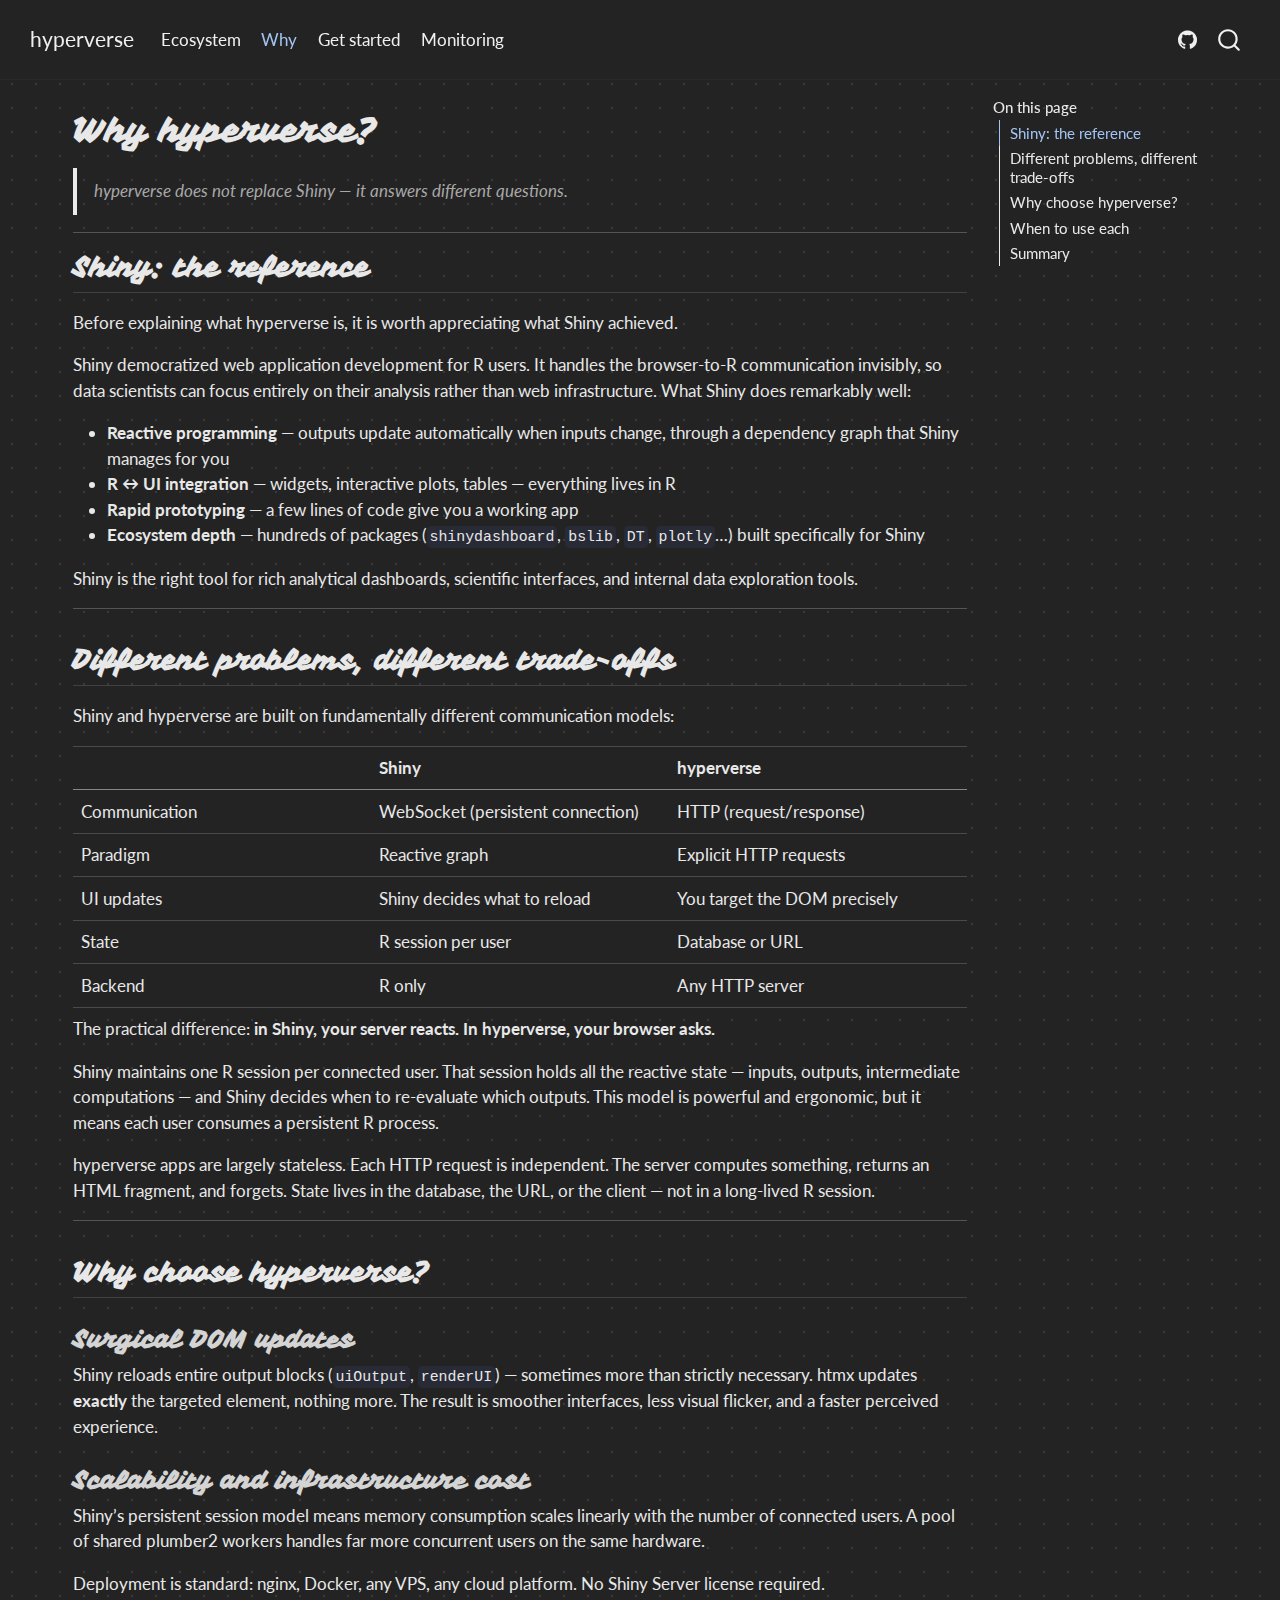
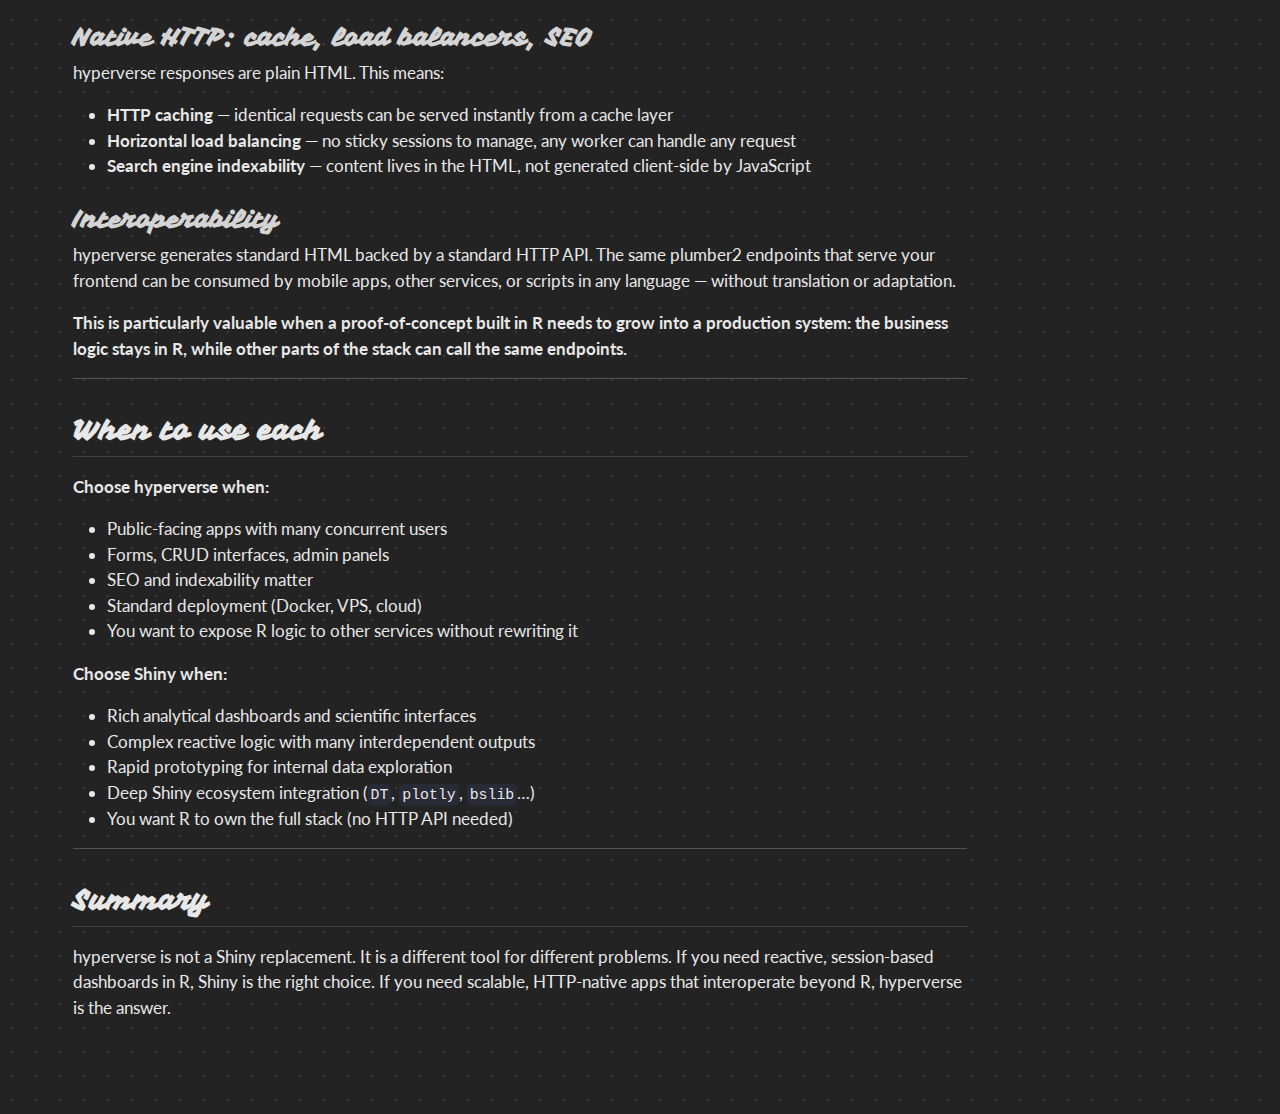
<file: why.html>
<!DOCTYPE html>
<html xmlns="http://www.w3.org/1999/xhtml" lang="en" xml:lang="en"><head>

<meta charset="utf-8">
<meta name="generator" content="quarto-1.8.27">

<meta name="viewport" content="width=device-width, initial-scale=1.0, user-scalable=yes">


<title>Why hyperverse? – hyperverse</title>
<style>
code{white-space: pre-wrap;}
span.smallcaps{font-variant: small-caps;}
div.columns{display: flex; gap: min(4vw, 1.5em);}
div.column{flex: auto; overflow-x: auto;}
div.hanging-indent{margin-left: 1.5em; text-indent: -1.5em;}
ul.task-list{list-style: none;}
ul.task-list li input[type="checkbox"] {
  width: 0.8em;
  margin: 0 0.8em 0.2em -1em; /* quarto-specific, see https://github.com/quarto-dev/quarto-cli/issues/4556 */ 
  vertical-align: middle;
}
</style>


<script src="site_libs/quarto-nav/quarto-nav.js"></script>
<script src="site_libs/quarto-nav/headroom.min.js"></script>
<script src="site_libs/clipboard/clipboard.min.js"></script>
<script src="site_libs/quarto-search/autocomplete.umd.js"></script>
<script src="site_libs/quarto-search/fuse.min.js"></script>
<script src="site_libs/quarto-search/quarto-search.js"></script>
<meta name="quarto:offset" content="./">
<link href="./assets/hyperverse.svg" rel="icon" type="image/svg+xml">
<script src="site_libs/quarto-html/quarto.js" type="module"></script>
<script src="site_libs/quarto-html/tabsets/tabsets.js" type="module"></script>
<script src="site_libs/quarto-html/axe/axe-check.js" type="module"></script>
<script src="site_libs/quarto-html/popper.min.js"></script>
<script src="site_libs/quarto-html/tippy.umd.min.js"></script>
<script src="site_libs/quarto-html/anchor.min.js"></script>
<link href="site_libs/quarto-html/tippy.css" rel="stylesheet">
<link href="site_libs/quarto-html/quarto-syntax-highlighting-dark-2ff81c2e5dfd9e56c4f590b9591e1eb8.css" rel="stylesheet" id="quarto-text-highlighting-styles">
<script src="site_libs/bootstrap/bootstrap.min.js"></script>
<link href="site_libs/bootstrap/bootstrap-icons.css" rel="stylesheet">
<link href="site_libs/bootstrap/bootstrap-9bc470b0af332c4d121cd5f640fae529.min.css" rel="stylesheet" append-hash="true" id="quarto-bootstrap" data-mode="dark">
<script id="quarto-search-options" type="application/json">{
  "location": "navbar",
  "copy-button": false,
  "collapse-after": 3,
  "panel-placement": "end",
  "type": "overlay",
  "limit": 50,
  "keyboard-shortcut": [
    "f",
    "/",
    "s"
  ],
  "show-item-context": false,
  "language": {
    "search-no-results-text": "No results",
    "search-matching-documents-text": "matching documents",
    "search-copy-link-title": "Copy link to search",
    "search-hide-matches-text": "Hide additional matches",
    "search-more-match-text": "more match in this document",
    "search-more-matches-text": "more matches in this document",
    "search-clear-button-title": "Clear",
    "search-text-placeholder": "",
    "search-detached-cancel-button-title": "Cancel",
    "search-submit-button-title": "Submit",
    "search-label": "Search"
  }
}</script>


</head>

<body class="nav-fixed quarto-light">

<div id="quarto-search-results"></div>
  <header id="quarto-header" class="headroom fixed-top">
    <nav class="navbar navbar-expand-lg " data-bs-theme="dark">
      <div class="navbar-container container-fluid">
      <div class="navbar-brand-container mx-auto">
    <a class="navbar-brand" href="./index.html">
    <span class="navbar-title">hyperverse</span>
    </a>
  </div>
            <div id="quarto-search" class="" title="Search"></div>
          <button class="navbar-toggler" type="button" data-bs-toggle="collapse" data-bs-target="#navbarCollapse" aria-controls="navbarCollapse" role="menu" aria-expanded="false" aria-label="Toggle navigation" onclick="if (window.quartoToggleHeadroom) { window.quartoToggleHeadroom(); }">
  <span class="navbar-toggler-icon"></span>
</button>
          <div class="collapse navbar-collapse" id="navbarCollapse">
            <ul class="navbar-nav navbar-nav-scroll me-auto">
  <li class="nav-item">
    <a class="nav-link" href="./ecosystem.html"> 
<span class="menu-text">Ecosystem</span></a>
  </li>  
  <li class="nav-item">
    <a class="nav-link active" href="./why.html" aria-current="page"> 
<span class="menu-text">Why</span></a>
  </li>  
  <li class="nav-item">
    <a class="nav-link" href="./getting-started.html"> 
<span class="menu-text">Get started</span></a>
  </li>  
  <li class="nav-item">
    <a class="nav-link" href="./glitchtipr.html"> 
<span class="menu-text">Monitoring</span></a>
  </li>  
</ul>
            <ul class="navbar-nav navbar-nav-scroll ms-auto">
  <li class="nav-item compact">
    <a class="nav-link" href="https://github.com/hyperverse-r"> <i class="bi bi-github" role="img" aria-label="GitHub">
</i> 
<span class="menu-text"></span></a>
  </li>  
</ul>
          </div> <!-- /navcollapse -->
            <div class="quarto-navbar-tools">
</div>
      </div> <!-- /container-fluid -->
    </nav>
</header>
<!-- content -->
<div id="quarto-content" class="quarto-container page-columns page-rows-contents page-layout-full page-navbar">
<!-- sidebar -->
<!-- margin-sidebar -->
    <div id="quarto-margin-sidebar" class="sidebar margin-sidebar">
        <nav id="TOC" role="doc-toc" class="toc-active">
    <h2 id="toc-title">On this page</h2>
   
  <ul>
  <li><a href="#shiny-the-reference" id="toc-shiny-the-reference" class="nav-link active" data-scroll-target="#shiny-the-reference">Shiny: the reference</a></li>
  <li><a href="#different-problems-different-trade-offs" id="toc-different-problems-different-trade-offs" class="nav-link" data-scroll-target="#different-problems-different-trade-offs">Different problems, different trade-offs</a></li>
  <li><a href="#why-choose-hyperverse" id="toc-why-choose-hyperverse" class="nav-link" data-scroll-target="#why-choose-hyperverse">Why choose hyperverse?</a>
  <ul class="collapse">
  <li><a href="#surgical-dom-updates" id="toc-surgical-dom-updates" class="nav-link" data-scroll-target="#surgical-dom-updates">Surgical DOM updates</a></li>
  <li><a href="#scalability-and-infrastructure-cost" id="toc-scalability-and-infrastructure-cost" class="nav-link" data-scroll-target="#scalability-and-infrastructure-cost">Scalability and infrastructure cost</a></li>
  <li><a href="#native-http-cache-load-balancers-seo" id="toc-native-http-cache-load-balancers-seo" class="nav-link" data-scroll-target="#native-http-cache-load-balancers-seo">Native HTTP: cache, load balancers, SEO</a></li>
  <li><a href="#interoperability" id="toc-interoperability" class="nav-link" data-scroll-target="#interoperability">Interoperability</a></li>
  </ul></li>
  <li><a href="#when-to-use-each" id="toc-when-to-use-each" class="nav-link" data-scroll-target="#when-to-use-each">When to use each</a></li>
  <li><a href="#summary" id="toc-summary" class="nav-link" data-scroll-target="#summary">Summary</a></li>
  </ul>
</nav>
    </div>
<!-- main -->
<main class="content column-page-left" id="quarto-document-content">

<header id="title-block-header" class="quarto-title-block default">
<div class="quarto-title">
<h1 class="title">Why hyperverse?</h1>
</div>



<div class="quarto-title-meta column-page-left">

    
  
    
  </div>
  


</header>


<blockquote class="blockquote">
<p><em>hyperverse does not replace Shiny — it answers different questions.</em></p>
</blockquote>
<hr>
<section id="shiny-the-reference" class="level2">
<h2 class="anchored" data-anchor-id="shiny-the-reference">Shiny: the reference</h2>
<p>Before explaining what hyperverse is, it is worth appreciating what Shiny achieved.</p>
<p>Shiny democratized web application development for R users. It handles the browser-to-R communication invisibly, so data scientists can focus entirely on their analysis rather than web infrastructure. What Shiny does remarkably well:</p>
<ul>
<li><strong>Reactive programming</strong> — outputs update automatically when inputs change, through a dependency graph that Shiny manages for you</li>
<li><strong>R ↔︎ UI integration</strong> — widgets, interactive plots, tables — everything lives in R</li>
<li><strong>Rapid prototyping</strong> — a few lines of code give you a working app</li>
<li><strong>Ecosystem depth</strong> — hundreds of packages (<code>shinydashboard</code>, <code>bslib</code>, <code>DT</code>, <code>plotly</code>…) built specifically for Shiny</li>
</ul>
<p>Shiny is the right tool for rich analytical dashboards, scientific interfaces, and internal data exploration tools.</p>
<hr>
</section>
<section id="different-problems-different-trade-offs" class="level2">
<h2 class="anchored" data-anchor-id="different-problems-different-trade-offs">Different problems, different trade-offs</h2>
<p>Shiny and hyperverse are built on fundamentally different communication models:</p>
<table class="caption-top table">
<colgroup>
<col style="width: 33%">
<col style="width: 33%">
<col style="width: 33%">
</colgroup>
<thead>
<tr class="header">
<th></th>
<th>Shiny</th>
<th>hyperverse</th>
</tr>
</thead>
<tbody>
<tr class="odd">
<td>Communication</td>
<td>WebSocket (persistent connection)</td>
<td>HTTP (request/response)</td>
</tr>
<tr class="even">
<td>Paradigm</td>
<td>Reactive graph</td>
<td>Explicit HTTP requests</td>
</tr>
<tr class="odd">
<td>UI updates</td>
<td>Shiny decides what to reload</td>
<td>You target the DOM precisely</td>
</tr>
<tr class="even">
<td>State</td>
<td>R session per user</td>
<td>Database or URL</td>
</tr>
<tr class="odd">
<td>Backend</td>
<td>R only</td>
<td>Any HTTP server</td>
</tr>
</tbody>
</table>
<p>The practical difference: <strong>in Shiny, your server reacts. In hyperverse, your browser asks.</strong></p>
<p>Shiny maintains one R session per connected user. That session holds all the reactive state — inputs, outputs, intermediate computations — and Shiny decides when to re-evaluate which outputs. This model is powerful and ergonomic, but it means each user consumes a persistent R process.</p>
<p>hyperverse apps are largely stateless. Each HTTP request is independent. The server computes something, returns an HTML fragment, and forgets. State lives in the database, the URL, or the client — not in a long-lived R session.</p>
<hr>
</section>
<section id="why-choose-hyperverse" class="level2">
<h2 class="anchored" data-anchor-id="why-choose-hyperverse">Why choose hyperverse?</h2>
<section id="surgical-dom-updates" class="level3">
<h3 class="anchored" data-anchor-id="surgical-dom-updates">Surgical DOM updates</h3>
<p>Shiny reloads entire output blocks (<code>uiOutput</code>, <code>renderUI</code>) — sometimes more than strictly necessary. htmx updates <strong>exactly</strong> the targeted element, nothing more. The result is smoother interfaces, less visual flicker, and a faster perceived experience.</p>
</section>
<section id="scalability-and-infrastructure-cost" class="level3">
<h3 class="anchored" data-anchor-id="scalability-and-infrastructure-cost">Scalability and infrastructure cost</h3>
<p>Shiny’s persistent session model means memory consumption scales linearly with the number of connected users. A pool of shared plumber2 workers handles far more concurrent users on the same hardware.</p>
<p>Deployment is standard: nginx, Docker, any VPS, any cloud platform. No Shiny Server license required.</p>
</section>
<section id="native-http-cache-load-balancers-seo" class="level3">
<h3 class="anchored" data-anchor-id="native-http-cache-load-balancers-seo">Native HTTP: cache, load balancers, SEO</h3>
<p>hyperverse responses are plain HTML. This means:</p>
<ul>
<li><strong>HTTP caching</strong> — identical requests can be served instantly from a cache layer</li>
<li><strong>Horizontal load balancing</strong> — no sticky sessions to manage, any worker can handle any request</li>
<li><strong>Search engine indexability</strong> — content lives in the HTML, not generated client-side by JavaScript</li>
</ul>
</section>
<section id="interoperability" class="level3">
<h3 class="anchored" data-anchor-id="interoperability">Interoperability</h3>
<p>hyperverse generates standard HTML backed by a standard HTTP API. The same plumber2 endpoints that serve your frontend can be consumed by mobile apps, other services, or scripts in any language — without translation or adaptation.</p>
<p><strong>This is particularly valuable when a proof-of-concept built in R needs to grow into a production system: the business logic stays in R, while other parts of the stack can call the same endpoints.</strong></p>
<hr>
</section>
</section>
<section id="when-to-use-each" class="level2">
<h2 class="anchored" data-anchor-id="when-to-use-each">When to use each</h2>
<p><strong>Choose hyperverse when:</strong></p>
<ul>
<li>Public-facing apps with many concurrent users</li>
<li>Forms, CRUD interfaces, admin panels</li>
<li>SEO and indexability matter</li>
<li>Standard deployment (Docker, VPS, cloud)</li>
<li>You want to expose R logic to other services without rewriting it</li>
</ul>
<p><strong>Choose Shiny when:</strong></p>
<ul>
<li>Rich analytical dashboards and scientific interfaces</li>
<li>Complex reactive logic with many interdependent outputs</li>
<li>Rapid prototyping for internal data exploration</li>
<li>Deep Shiny ecosystem integration (<code>DT</code>, <code>plotly</code>, <code>bslib</code>…)</li>
<li>You want R to own the full stack (no HTTP API needed)</li>
</ul>
<hr>
</section>
<section id="summary" class="level2">
<h2 class="anchored" data-anchor-id="summary">Summary</h2>
<p>hyperverse is not a Shiny replacement. It is a different tool for different problems. If you need reactive, session-based dashboards in R, Shiny is the right choice. If you need scalable, HTTP-native apps that interoperate beyond R, hyperverse is the answer.</p>


</section>

</main> <!-- /main -->
<script id="quarto-html-after-body" type="application/javascript">
  window.document.addEventListener("DOMContentLoaded", function (event) {
    const icon = "";
    const anchorJS = new window.AnchorJS();
    anchorJS.options = {
      placement: 'right',
      icon: icon
    };
    anchorJS.add('.anchored');
    const isCodeAnnotation = (el) => {
      for (const clz of el.classList) {
        if (clz.startsWith('code-annotation-')) {                     
          return true;
        }
      }
      return false;
    }
    const onCopySuccess = function(e) {
      // button target
      const button = e.trigger;
      // don't keep focus
      button.blur();
      // flash "checked"
      button.classList.add('code-copy-button-checked');
      var currentTitle = button.getAttribute("title");
      button.setAttribute("title", "Copied!");
      let tooltip;
      if (window.bootstrap) {
        button.setAttribute("data-bs-toggle", "tooltip");
        button.setAttribute("data-bs-placement", "left");
        button.setAttribute("data-bs-title", "Copied!");
        tooltip = new bootstrap.Tooltip(button, 
          { trigger: "manual", 
            customClass: "code-copy-button-tooltip",
            offset: [0, -8]});
        tooltip.show();    
      }
      setTimeout(function() {
        if (tooltip) {
          tooltip.hide();
          button.removeAttribute("data-bs-title");
          button.removeAttribute("data-bs-toggle");
          button.removeAttribute("data-bs-placement");
        }
        button.setAttribute("title", currentTitle);
        button.classList.remove('code-copy-button-checked');
      }, 1000);
      // clear code selection
      e.clearSelection();
    }
    const getTextToCopy = function(trigger) {
      const outerScaffold = trigger.parentElement.cloneNode(true);
      const codeEl = outerScaffold.querySelector('code');
      for (const childEl of codeEl.children) {
        if (isCodeAnnotation(childEl)) {
          childEl.remove();
        }
      }
      return codeEl.innerText;
    }
    const clipboard = new window.ClipboardJS('.code-copy-button:not([data-in-quarto-modal])', {
      text: getTextToCopy
    });
    clipboard.on('success', onCopySuccess);
    if (window.document.getElementById('quarto-embedded-source-code-modal')) {
      const clipboardModal = new window.ClipboardJS('.code-copy-button[data-in-quarto-modal]', {
        text: getTextToCopy,
        container: window.document.getElementById('quarto-embedded-source-code-modal')
      });
      clipboardModal.on('success', onCopySuccess);
    }
      var localhostRegex = new RegExp(/^(?:http|https):\/\/localhost\:?[0-9]*\//);
      var mailtoRegex = new RegExp(/^mailto:/);
        var filterRegex = new RegExp("https:\/\/hyperverse\.world");
      var isInternal = (href) => {
          return filterRegex.test(href) || localhostRegex.test(href) || mailtoRegex.test(href);
      }
      // Inspect non-navigation links and adorn them if external
     var links = window.document.querySelectorAll('a[href]:not(.nav-link):not(.navbar-brand):not(.toc-action):not(.sidebar-link):not(.sidebar-item-toggle):not(.pagination-link):not(.no-external):not([aria-hidden]):not(.dropdown-item):not(.quarto-navigation-tool):not(.about-link)');
      for (var i=0; i<links.length; i++) {
        const link = links[i];
        if (!isInternal(link.href)) {
          // undo the damage that might have been done by quarto-nav.js in the case of
          // links that we want to consider external
          if (link.dataset.originalHref !== undefined) {
            link.href = link.dataset.originalHref;
          }
        }
      }
    function tippyHover(el, contentFn, onTriggerFn, onUntriggerFn) {
      const config = {
        allowHTML: true,
        maxWidth: 500,
        delay: 100,
        arrow: false,
        appendTo: function(el) {
            return el.parentElement;
        },
        interactive: true,
        interactiveBorder: 10,
        theme: 'quarto',
        placement: 'bottom-start',
      };
      if (contentFn) {
        config.content = contentFn;
      }
      if (onTriggerFn) {
        config.onTrigger = onTriggerFn;
      }
      if (onUntriggerFn) {
        config.onUntrigger = onUntriggerFn;
      }
      window.tippy(el, config); 
    }
    const noterefs = window.document.querySelectorAll('a[role="doc-noteref"]');
    for (var i=0; i<noterefs.length; i++) {
      const ref = noterefs[i];
      tippyHover(ref, function() {
        // use id or data attribute instead here
        let href = ref.getAttribute('data-footnote-href') || ref.getAttribute('href');
        try { href = new URL(href).hash; } catch {}
        const id = href.replace(/^#\/?/, "");
        const note = window.document.getElementById(id);
        if (note) {
          return note.innerHTML;
        } else {
          return "";
        }
      });
    }
    const xrefs = window.document.querySelectorAll('a.quarto-xref');
    const processXRef = (id, note) => {
      // Strip column container classes
      const stripColumnClz = (el) => {
        el.classList.remove("page-full", "page-columns");
        if (el.children) {
          for (const child of el.children) {
            stripColumnClz(child);
          }
        }
      }
      stripColumnClz(note)
      if (id === null || id.startsWith('sec-')) {
        // Special case sections, only their first couple elements
        const container = document.createElement("div");
        if (note.children && note.children.length > 2) {
          container.appendChild(note.children[0].cloneNode(true));
          for (let i = 1; i < note.children.length; i++) {
            const child = note.children[i];
            if (child.tagName === "P" && child.innerText === "") {
              continue;
            } else {
              container.appendChild(child.cloneNode(true));
              break;
            }
          }
          if (window.Quarto?.typesetMath) {
            window.Quarto.typesetMath(container);
          }
          return container.innerHTML
        } else {
          if (window.Quarto?.typesetMath) {
            window.Quarto.typesetMath(note);
          }
          return note.innerHTML;
        }
      } else {
        // Remove any anchor links if they are present
        const anchorLink = note.querySelector('a.anchorjs-link');
        if (anchorLink) {
          anchorLink.remove();
        }
        if (window.Quarto?.typesetMath) {
          window.Quarto.typesetMath(note);
        }
        if (note.classList.contains("callout")) {
          return note.outerHTML;
        } else {
          return note.innerHTML;
        }
      }
    }
    for (var i=0; i<xrefs.length; i++) {
      const xref = xrefs[i];
      tippyHover(xref, undefined, function(instance) {
        instance.disable();
        let url = xref.getAttribute('href');
        let hash = undefined; 
        if (url.startsWith('#')) {
          hash = url;
        } else {
          try { hash = new URL(url).hash; } catch {}
        }
        if (hash) {
          const id = hash.replace(/^#\/?/, "");
          const note = window.document.getElementById(id);
          if (note !== null) {
            try {
              const html = processXRef(id, note.cloneNode(true));
              instance.setContent(html);
            } finally {
              instance.enable();
              instance.show();
            }
          } else {
            // See if we can fetch this
            fetch(url.split('#')[0])
            .then(res => res.text())
            .then(html => {
              const parser = new DOMParser();
              const htmlDoc = parser.parseFromString(html, "text/html");
              const note = htmlDoc.getElementById(id);
              if (note !== null) {
                const html = processXRef(id, note);
                instance.setContent(html);
              } 
            }).finally(() => {
              instance.enable();
              instance.show();
            });
          }
        } else {
          // See if we can fetch a full url (with no hash to target)
          // This is a special case and we should probably do some content thinning / targeting
          fetch(url)
          .then(res => res.text())
          .then(html => {
            const parser = new DOMParser();
            const htmlDoc = parser.parseFromString(html, "text/html");
            const note = htmlDoc.querySelector('main.content');
            if (note !== null) {
              // This should only happen for chapter cross references
              // (since there is no id in the URL)
              // remove the first header
              if (note.children.length > 0 && note.children[0].tagName === "HEADER") {
                note.children[0].remove();
              }
              const html = processXRef(null, note);
              instance.setContent(html);
            } 
          }).finally(() => {
            instance.enable();
            instance.show();
          });
        }
      }, function(instance) {
      });
    }
        let selectedAnnoteEl;
        const selectorForAnnotation = ( cell, annotation) => {
          let cellAttr = 'data-code-cell="' + cell + '"';
          let lineAttr = 'data-code-annotation="' +  annotation + '"';
          const selector = 'span[' + cellAttr + '][' + lineAttr + ']';
          return selector;
        }
        const selectCodeLines = (annoteEl) => {
          const doc = window.document;
          const targetCell = annoteEl.getAttribute("data-target-cell");
          const targetAnnotation = annoteEl.getAttribute("data-target-annotation");
          const annoteSpan = window.document.querySelector(selectorForAnnotation(targetCell, targetAnnotation));
          const lines = annoteSpan.getAttribute("data-code-lines").split(",");
          const lineIds = lines.map((line) => {
            return targetCell + "-" + line;
          })
          let top = null;
          let height = null;
          let parent = null;
          if (lineIds.length > 0) {
              //compute the position of the single el (top and bottom and make a div)
              const el = window.document.getElementById(lineIds[0]);
              top = el.offsetTop;
              height = el.offsetHeight;
              parent = el.parentElement.parentElement;
            if (lineIds.length > 1) {
              const lastEl = window.document.getElementById(lineIds[lineIds.length - 1]);
              const bottom = lastEl.offsetTop + lastEl.offsetHeight;
              height = bottom - top;
            }
            if (top !== null && height !== null && parent !== null) {
              // cook up a div (if necessary) and position it 
              let div = window.document.getElementById("code-annotation-line-highlight");
              if (div === null) {
                div = window.document.createElement("div");
                div.setAttribute("id", "code-annotation-line-highlight");
                div.style.position = 'absolute';
                parent.appendChild(div);
              }
              div.style.top = top - 2 + "px";
              div.style.height = height + 4 + "px";
              div.style.left = 0;
              let gutterDiv = window.document.getElementById("code-annotation-line-highlight-gutter");
              if (gutterDiv === null) {
                gutterDiv = window.document.createElement("div");
                gutterDiv.setAttribute("id", "code-annotation-line-highlight-gutter");
                gutterDiv.style.position = 'absolute';
                const codeCell = window.document.getElementById(targetCell);
                const gutter = codeCell.querySelector('.code-annotation-gutter');
                gutter.appendChild(gutterDiv);
              }
              gutterDiv.style.top = top - 2 + "px";
              gutterDiv.style.height = height + 4 + "px";
            }
            selectedAnnoteEl = annoteEl;
          }
        };
        const unselectCodeLines = () => {
          const elementsIds = ["code-annotation-line-highlight", "code-annotation-line-highlight-gutter"];
          elementsIds.forEach((elId) => {
            const div = window.document.getElementById(elId);
            if (div) {
              div.remove();
            }
          });
          selectedAnnoteEl = undefined;
        };
          // Handle positioning of the toggle
      window.addEventListener(
        "resize",
        throttle(() => {
          elRect = undefined;
          if (selectedAnnoteEl) {
            selectCodeLines(selectedAnnoteEl);
          }
        }, 10)
      );
      function throttle(fn, ms) {
      let throttle = false;
      let timer;
        return (...args) => {
          if(!throttle) { // first call gets through
              fn.apply(this, args);
              throttle = true;
          } else { // all the others get throttled
              if(timer) clearTimeout(timer); // cancel #2
              timer = setTimeout(() => {
                fn.apply(this, args);
                timer = throttle = false;
              }, ms);
          }
        };
      }
        // Attach click handler to the DT
        const annoteDls = window.document.querySelectorAll('dt[data-target-cell]');
        for (const annoteDlNode of annoteDls) {
          annoteDlNode.addEventListener('click', (event) => {
            const clickedEl = event.target;
            if (clickedEl !== selectedAnnoteEl) {
              unselectCodeLines();
              const activeEl = window.document.querySelector('dt[data-target-cell].code-annotation-active');
              if (activeEl) {
                activeEl.classList.remove('code-annotation-active');
              }
              selectCodeLines(clickedEl);
              clickedEl.classList.add('code-annotation-active');
            } else {
              // Unselect the line
              unselectCodeLines();
              clickedEl.classList.remove('code-annotation-active');
            }
          });
        }
    const findCites = (el) => {
      const parentEl = el.parentElement;
      if (parentEl) {
        const cites = parentEl.dataset.cites;
        if (cites) {
          return {
            el,
            cites: cites.split(' ')
          };
        } else {
          return findCites(el.parentElement)
        }
      } else {
        return undefined;
      }
    };
    var bibliorefs = window.document.querySelectorAll('a[role="doc-biblioref"]');
    for (var i=0; i<bibliorefs.length; i++) {
      const ref = bibliorefs[i];
      const citeInfo = findCites(ref);
      if (citeInfo) {
        tippyHover(citeInfo.el, function() {
          var popup = window.document.createElement('div');
          citeInfo.cites.forEach(function(cite) {
            var citeDiv = window.document.createElement('div');
            citeDiv.classList.add('hanging-indent');
            citeDiv.classList.add('csl-entry');
            var biblioDiv = window.document.getElementById('ref-' + cite);
            if (biblioDiv) {
              citeDiv.innerHTML = biblioDiv.innerHTML;
            }
            popup.appendChild(citeDiv);
          });
          return popup.innerHTML;
        });
      }
    }
  });
  </script>
</div> <!-- /content -->




</body></html>
</file>
<file: site_libs/quarto-html/tippy.css>
.tippy-box[data-animation=fade][data-state=hidden]{opacity:0}[data-tippy-root]{max-width:calc(100vw - 10px)}.tippy-box{position:relative;background-color:#333;color:#fff;border-radius:4px;font-size:14px;line-height:1.4;white-space:normal;outline:0;transition-property:transform,visibility,opacity}.tippy-box[data-placement^=top]>.tippy-arrow{bottom:0}.tippy-box[data-placement^=top]>.tippy-arrow:before{bottom:-7px;left:0;border-width:8px 8px 0;border-top-color:initial;transform-origin:center top}.tippy-box[data-placement^=bottom]>.tippy-arrow{top:0}.tippy-box[data-placement^=bottom]>.tippy-arrow:before{top:-7px;left:0;border-width:0 8px 8px;border-bottom-color:initial;transform-origin:center bottom}.tippy-box[data-placement^=left]>.tippy-arrow{right:0}.tippy-box[data-placement^=left]>.tippy-arrow:before{border-width:8px 0 8px 8px;border-left-color:initial;right:-7px;transform-origin:center left}.tippy-box[data-placement^=right]>.tippy-arrow{left:0}.tippy-box[data-placement^=right]>.tippy-arrow:before{left:-7px;border-width:8px 8px 8px 0;border-right-color:initial;transform-origin:center right}.tippy-box[data-inertia][data-state=visible]{transition-timing-function:cubic-bezier(.54,1.5,.38,1.11)}.tippy-arrow{width:16px;height:16px;color:#333}.tippy-arrow:before{content:"";position:absolute;border-color:transparent;border-style:solid}.tippy-content{position:relative;padding:5px 9px;z-index:1}
</file>
<file: site_libs/quarto-html/quarto-syntax-highlighting-dark-2ff81c2e5dfd9e56c4f590b9591e1eb8.css>
/* quarto syntax highlight colors */
:root {
  --quarto-hl-al-color: #ff5555;
  --quarto-hl-an-color: #ff79c6;
  --quarto-hl-at-color: #ff79c6;
  --quarto-hl-bn-color: #bd93f9;
  --quarto-hl-bu-color: #8be9fd;
  --quarto-hl-ch-color: #f1fa8c;
  --quarto-hl-co-color: #6272a4;
  --quarto-hl-cv-color: #8be9fd;
  --quarto-hl-cn-color: #bd93f9;
  --quarto-hl-cf-color: #ff79c6;
  --quarto-hl-dt-color: #8be9fd;
  --quarto-hl-dv-color: #bd93f9;
  --quarto-hl-do-color: #ffb86c;
  --quarto-hl-er-color: #ff5555;
  --quarto-hl-ex-color: #8be9fd;
  --quarto-hl-fl-color: #bd93f9;
  --quarto-hl-fu-color: #50fa7b;
  --quarto-hl-im-color: #ff79c6;
  --quarto-hl-in-color: #f1fa8c;
  --quarto-hl-kw-color: #ff79c6;
  --quarto-hl-op-color: #f8f8f2;
  --quarto-hl-pp-color: #ff79c6;
  --quarto-hl-re-color: #8be9fd;
  --quarto-hl-sc-color: #ff79c6;
  --quarto-hl-ss-color: #f1fa8c;
  --quarto-hl-st-color: #f1fa8c;
  --quarto-hl-va-color: #8be9fd;
  --quarto-hl-vs-color: #f1fa8c;
  --quarto-hl-wa-color: #ff5555;
}

/* other quarto variables */
:root {
  --quarto-font-monospace: SFMono-Regular, Menlo, Monaco, Consolas, "Liberation Mono", "Courier New", monospace;
}

/* syntax highlight based on Pandoc's rules */
pre > code.sourceCode > span {
  color: #f8f8f2;
}

code.sourceCode > span {
  color: #f8f8f2;
}

div.sourceCode,
div.sourceCode pre.sourceCode {
  color: #f8f8f2;
}

/* Normal */
code span {
  color: #f8f8f2;
}

/* Alert */
code span.al {
  font-weight: bold;
  color: #ff5555;
}

/* Annotation */
code span.an {
  color: #ff79c6;
}

/* Attribute */
code span.at {
  color: #ff79c6;
}

/* BaseN */
code span.bn {
  color: #bd93f9;
}

/* BuiltIn */
code span.bu {
  color: #8be9fd;
}

/* ControlFlow */
code span.cf {
  color: #ff79c6;
}

/* Char */
code span.ch {
  color: #f1fa8c;
}

/* Constant */
code span.cn {
  font-weight: bold;
  color: #bd93f9;
}

/* Comment */
code span.co {
  color: #6272a4;
}

/* CommentVar */
code span.cv {
  color: #8be9fd;
}

/* Documentation */
code span.do {
  color: #ffb86c;
}

/* DataType */
code span.dt {
  font-style: italic;
  color: #8be9fd;
}

/* DecVal */
code span.dv {
  color: #bd93f9;
}

/* Error */
code span.er {
  color: #ff5555;
  text-decoration: underline;
}

/* Extension */
code span.ex {
  color: #8be9fd;
}

/* Float */
code span.fl {
  color: #bd93f9;
}

/* Function */
code span.fu {
  color: #50fa7b;
}

/* Import */
code span.im {
  color: #ff79c6;
}

/* Information */
code span.in {
  color: #f1fa8c;
}

/* Keyword */
code span.kw {
  color: #ff79c6;
}

/* Operator */
code span.op {
  color: #f8f8f2;
}

/* Preprocessor */
code span.pp {
  color: #ff79c6;
}

/* RegionMarker */
code span.re {
  color: #8be9fd;
}

/* SpecialChar */
code span.sc {
  color: #ff79c6;
}

/* SpecialString */
code span.ss {
  color: #f1fa8c;
}

/* String */
code span.st {
  color: #f1fa8c;
}

/* Variable */
code span.va {
  color: #8be9fd;
}

/* VerbatimString */
code span.vs {
  color: #f1fa8c;
}

/* Warning */
code span.wa {
  color: #ff5555;
}

.prevent-inlining {
  content: "</";
}

/*# sourceMappingURL=d380cc75ea060f7daa8292bdf6fdf502.css.map */
</file>
<file: site_libs/quarto-html/quarto-syntax-highlighting-dark.css>
/* quarto syntax highlight colors */
:root {
  --quarto-hl-al-color: #f07178;
  --quarto-hl-an-color: #d4d0ab;
  --quarto-hl-at-color: #00e0e0;
  --quarto-hl-bn-color: #d4d0ab;
  --quarto-hl-bu-color: #abe338;
  --quarto-hl-ch-color: #abe338;
  --quarto-hl-co-color: #f8f8f2;
  --quarto-hl-cv-color: #ffd700;
  --quarto-hl-cn-color: #ffd700;
  --quarto-hl-cf-color: #ffa07a;
  --quarto-hl-dt-color: #ffa07a;
  --quarto-hl-dv-color: #d4d0ab;
  --quarto-hl-do-color: #f8f8f2;
  --quarto-hl-er-color: #f07178;
  --quarto-hl-ex-color: #00e0e0;
  --quarto-hl-fl-color: #d4d0ab;
  --quarto-hl-fu-color: #ffa07a;
  --quarto-hl-im-color: #abe338;
  --quarto-hl-in-color: #d4d0ab;
  --quarto-hl-kw-color: #ffa07a;
  --quarto-hl-op-color: #ffa07a;
  --quarto-hl-ot-color: #00e0e0;
  --quarto-hl-pp-color: #dcc6e0;
  --quarto-hl-re-color: #00e0e0;
  --quarto-hl-sc-color: #abe338;
  --quarto-hl-ss-color: #abe338;
  --quarto-hl-st-color: #abe338;
  --quarto-hl-va-color: #00e0e0;
  --quarto-hl-vs-color: #abe338;
  --quarto-hl-wa-color: #dcc6e0;
}

/* other quarto variables */
:root {
  --quarto-font-monospace: SFMono-Regular, Menlo, Monaco, Consolas, "Liberation Mono", "Courier New", monospace;
}

code span.al {
  background-color: #2a0f15;
  font-weight: bold;
  color: #f07178;
}

code span.an {
  color: #d4d0ab;
}

code span.at {
  color: #00e0e0;
}

code span.bn {
  color: #d4d0ab;
}

code span.bu {
  color: #abe338;
}

code span.ch {
  color: #abe338;
}

code span.co {
  font-style: italic;
  color: #f8f8f2;
}

code span.cv {
  color: #ffd700;
}

code span.cn {
  color: #ffd700;
}

code span.cf {
  font-weight: bold;
  color: #ffa07a;
}

code span.dt {
  color: #ffa07a;
}

code span.dv {
  color: #d4d0ab;
}

code span.do {
  color: #f8f8f2;
}

code span.er {
  color: #f07178;
  text-decoration: underline;
}

code span.ex {
  font-weight: bold;
  color: #00e0e0;
}

code span.fl {
  color: #d4d0ab;
}

code span.fu {
  color: #ffa07a;
}

code span.im {
  color: #abe338;
}

code span.in {
  color: #d4d0ab;
}

code span.kw {
  font-weight: bold;
  color: #ffa07a;
}

pre > code.sourceCode > span {
  color: #f8f8f2;
}

code span {
  color: #f8f8f2;
}

code.sourceCode > span {
  color: #f8f8f2;
}

div.sourceCode,
div.sourceCode pre.sourceCode {
  color: #f8f8f2;
}

code span.op {
  color: #ffa07a;
}

code span.ot {
  color: #00e0e0;
}

code span.pp {
  color: #dcc6e0;
}

code span.re {
  background-color: #f8f8f2;
  color: #00e0e0;
}

code span.sc {
  color: #abe338;
}

code span.ss {
  color: #abe338;
}

code span.st {
  color: #abe338;
}

code span.va {
  color: #00e0e0;
}

code span.vs {
  color: #abe338;
}

code span.wa {
  color: #dcc6e0;
}

.prevent-inlining {
  content: "</";
}

/*# sourceMappingURL=935a306eefa94366c21e1a970dddb765.css.map */
</file>
